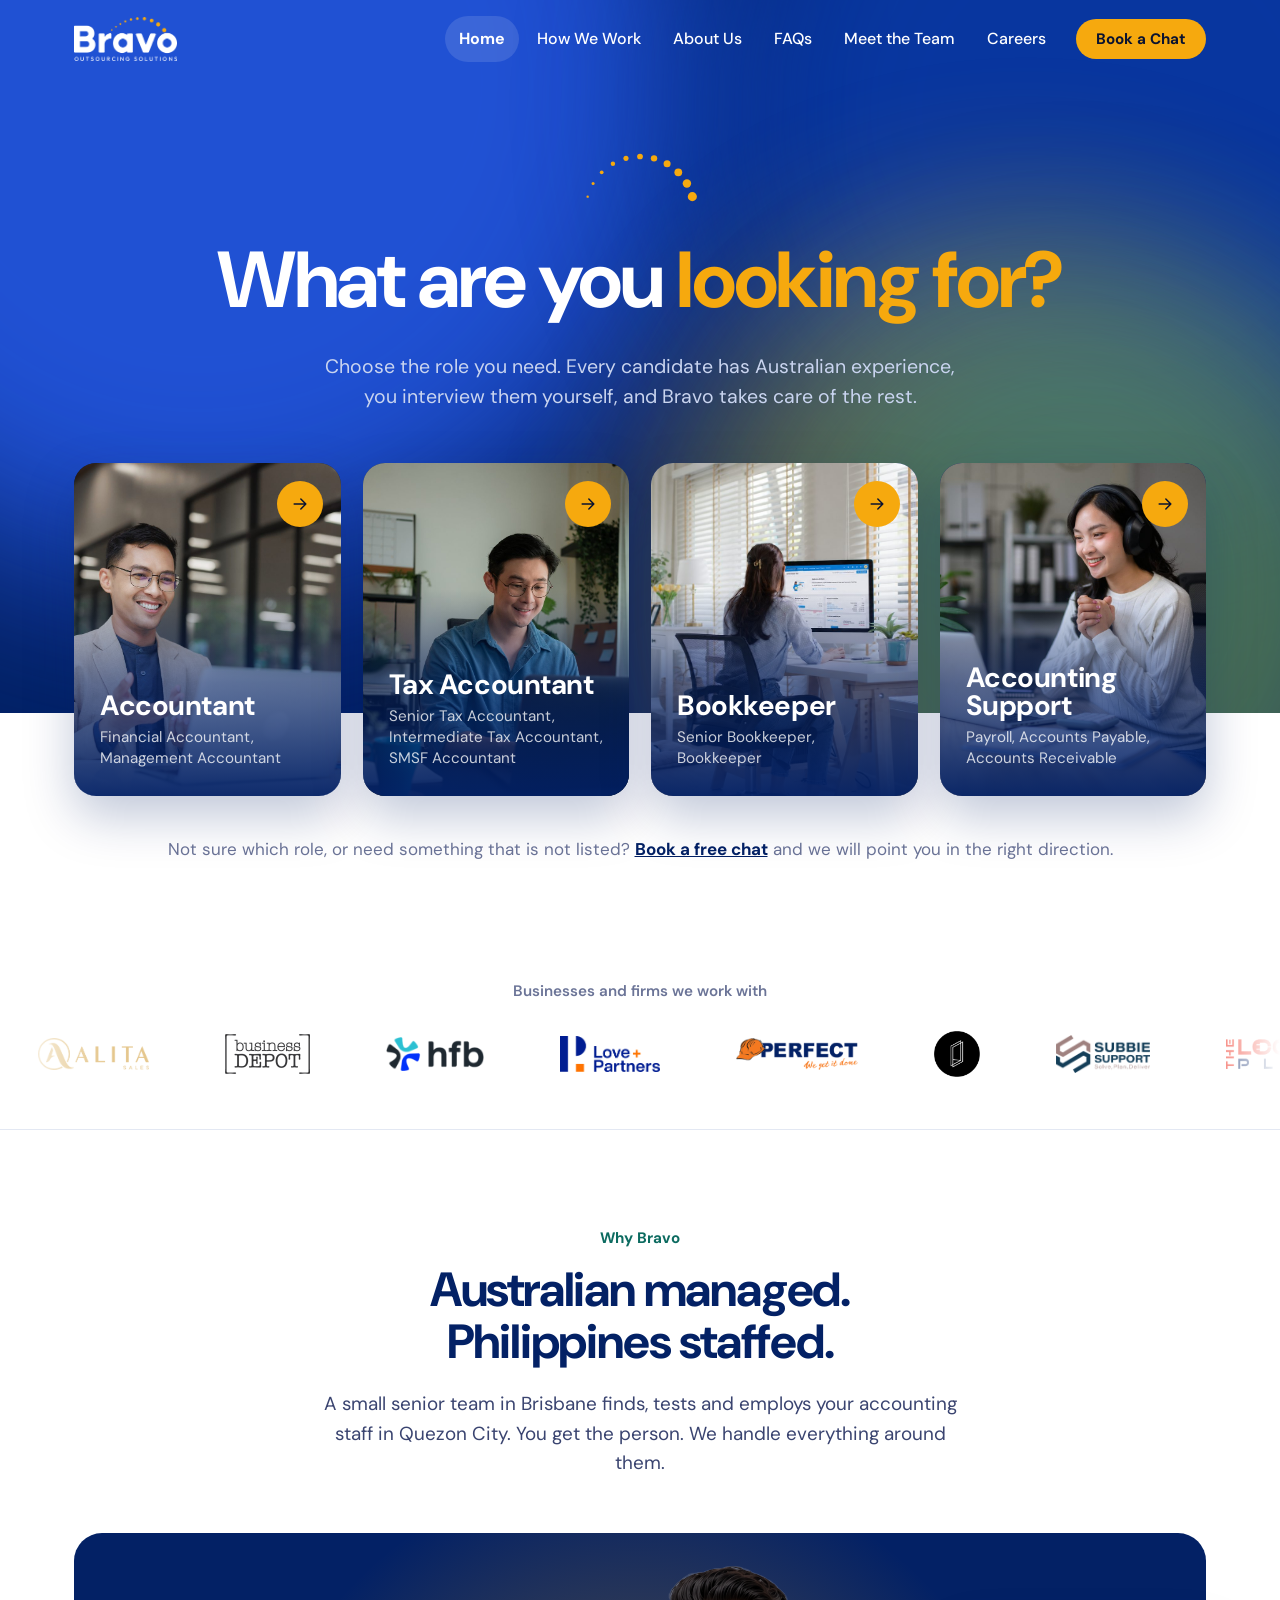
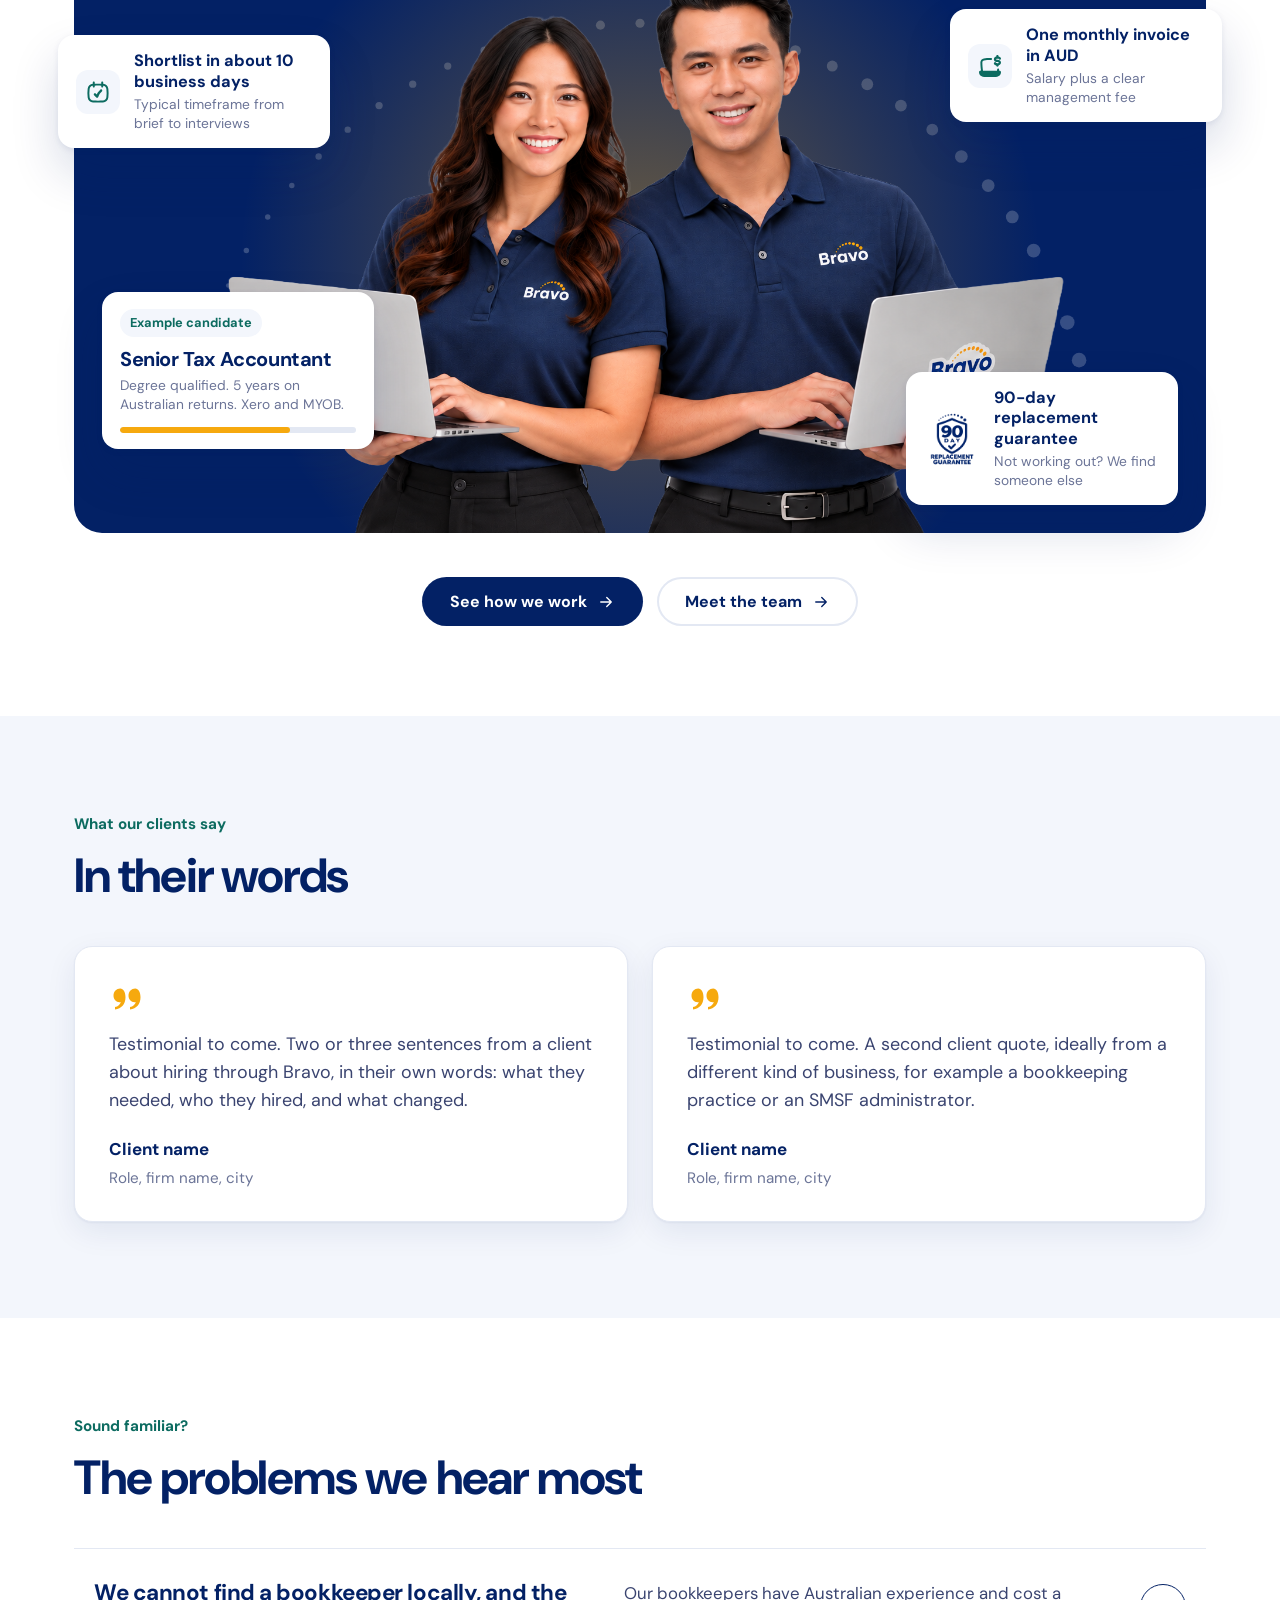
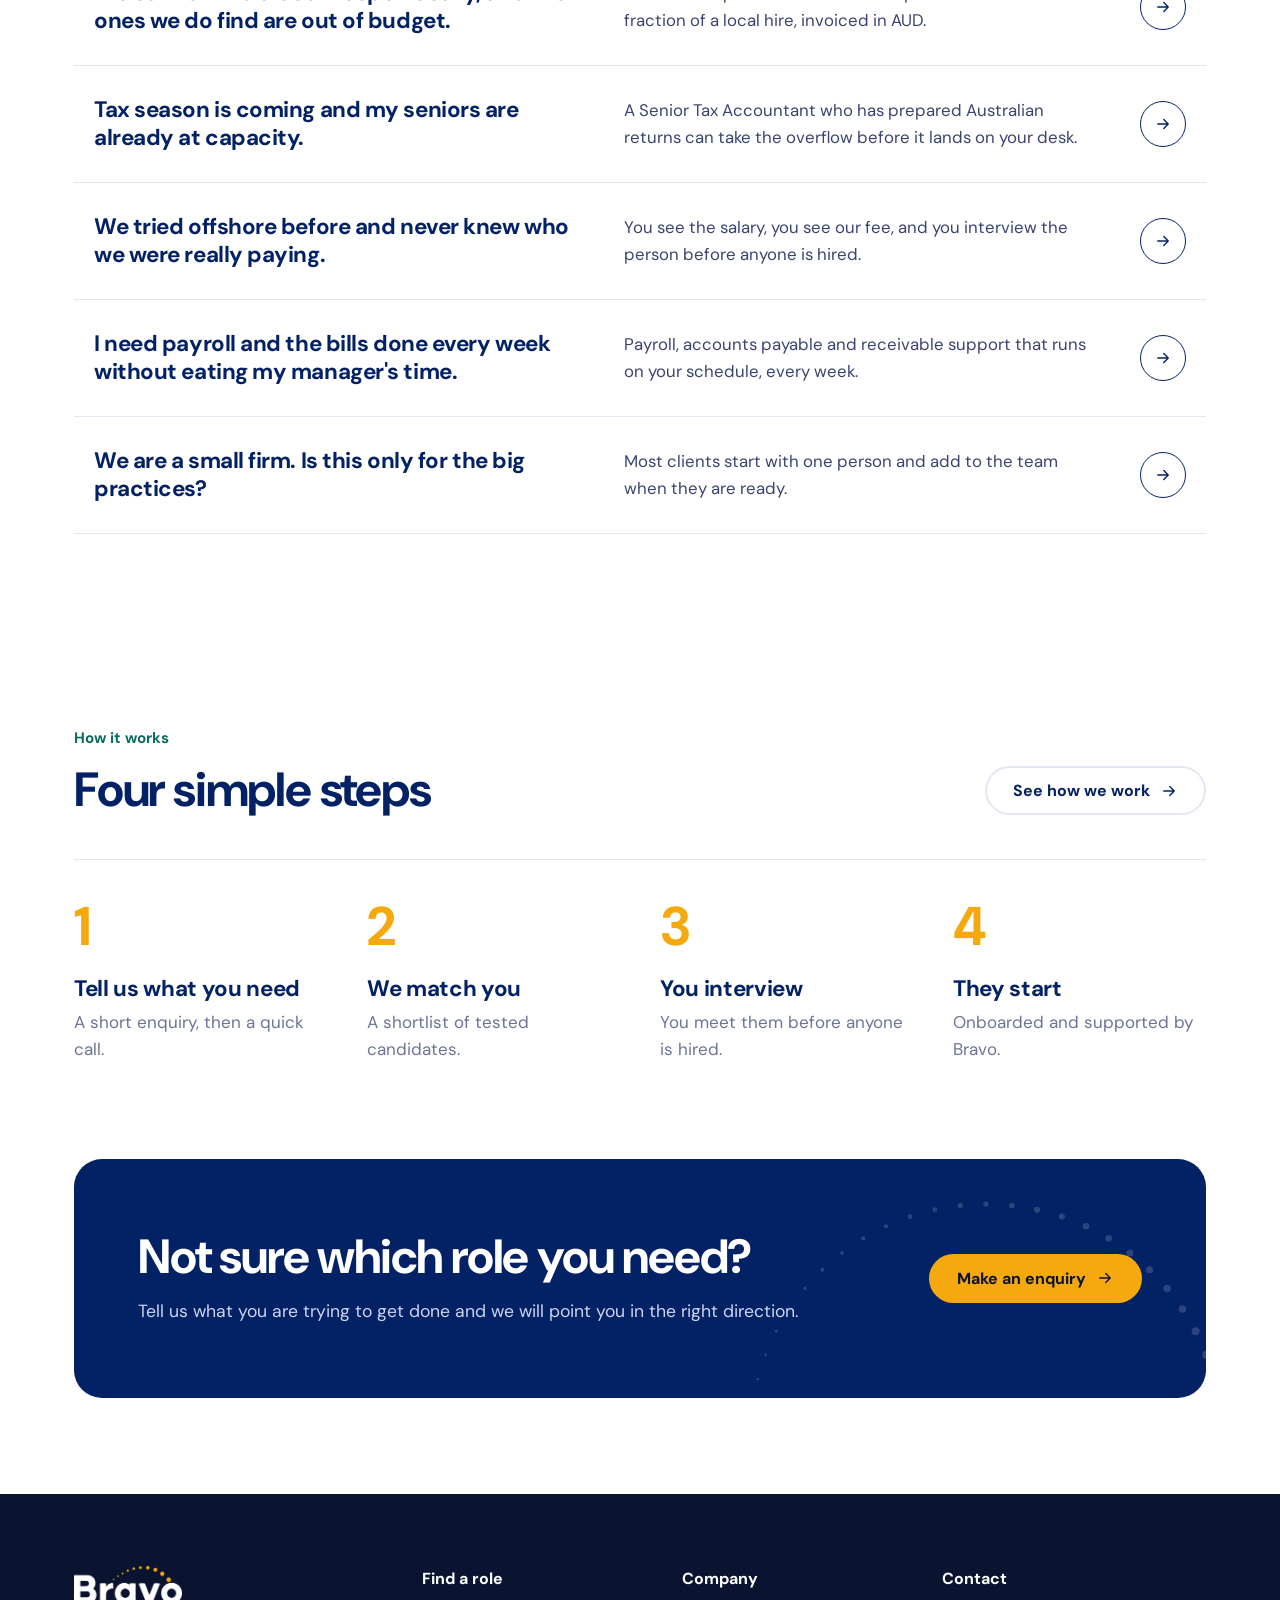
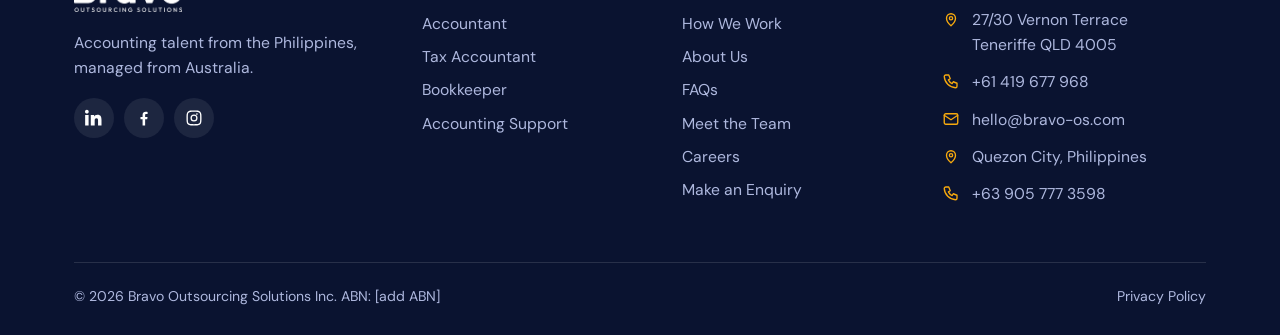
<file: index.html>
<!doctype html>
<html lang="en-AU"><head><meta charset="utf-8">
<meta name="viewport" content="width=device-width,initial-scale=1">
<title>Bravo Outsourcing | Accountants, Tax Accountants and Bookkeepers from the Philippines</title>
<meta name="description" content="Find offshore accountants, tax accountants, bookkeepers and accounting support. Philippines staffed, Australian managed.">
<link rel="preconnect" href="https://fonts.googleapis.com"><link rel="preconnect" href="https://fonts.gstatic.com" crossorigin>
<link href="https://fonts.googleapis.com/css2?family=DM+Sans:opsz,wght@9..40,400;9..40,500;9..40,700&display=swap" rel="stylesheet">
<link rel="stylesheet" href="assets/site.css">
</head><body class="home"><header class="site-header over" id="hdr"><div class="wrap header-in">
<a class="logo" href="index.html" aria-label="Bravo Outsourcing home"><img class="lg-dark" src="assets/logo.png" alt="Bravo Outsourcing" width="104" height="44"><img class="lg-light" src="assets/logo-white.png" alt="" width="104" height="44"></a>
<button class="burger" aria-label="Open menu" aria-expanded="false" onclick="var n=document.getElementById('nav');var o=n.classList.toggle('open');this.setAttribute('aria-expanded',o)"><svg class="" viewBox="0 0 24 24" fill="none" stroke="currentColor" stroke-width="1.8" stroke-linecap="round" stroke-linejoin="round" aria-hidden="true"><path d="M4 7h16M4 12h16M4 17h16"/></svg></button>
<nav class="nav" id="nav"><a class="nl on" href="index.html">Home</a><a class="nl" href="how-we-work.html">How We Work</a><a class="nl" href="about.html">About Us</a><a class="nl" href="faq.html">FAQs</a><a class="nl" href="team.html">Meet the Team</a><a class="nl" href="careers.html">Careers</a><a class="btn btn-yellow btn-sm" href="enquiry.html">Book a Chat</a></nav>
</div></header>
<section class="hero"><div class="mesh" id="mesh" aria-hidden="true"><span class="px p1"><i class="b1"></i></span><span class="px p2"><i class="b2"></i></span><span class="px p3"><i class="b3"></i></span><span class="px p4"><i class="b4"></i></span></div><div class="wrap center hero-in">
<svg class="arc" width="120" height="65" viewBox="0 0 220 120" fill="#F6A90E" opacity="1.0" aria-hidden="true"><circle cx="13.4" cy="86.1" r="2.2"/><circle cx="23.4" cy="62.0" r="2.8"/><circle cx="39.3" cy="41.3" r="3.4"/><circle cx="60.0" cy="25.4" r="4.1"/><circle cx="84.1" cy="15.4" r="4.7"/><circle cx="110.0" cy="12.0" r="5.3"/><circle cx="135.9" cy="15.4" r="5.9"/><circle cx="160.0" cy="25.4" r="6.5"/><circle cx="180.7" cy="41.3" r="7.2"/><circle cx="196.6" cy="62.0" r="7.8"/><circle cx="206.6" cy="86.1" r="8.4"/></svg>
<h1>What are you <span class="hl">looking for?</span></h1>
<p class="lede">Choose the role you need. Every candidate has Australian experience, you interview them yourself, and Bravo takes care of the rest.</p>
</div></section>
<section class="tiles-sec"><div class="wrap">
<div class="tiles"><a class="tile reveal d0" href="accountant.html"><img src="assets/hero-accountant.jpg" alt="" style="object-position:42% 50%">
<div class="tile-body"><h3>Accountant</h3><p>Financial Accountant, Management Accountant</p></div><span class="tile-go"><svg class="" viewBox="0 0 24 24" fill="none" stroke="currentColor" stroke-width="1.8" stroke-linecap="round" stroke-linejoin="round" aria-hidden="true"><path d="M5 12h14M13 6l6 6-6 6"/></svg></span></a><a class="tile reveal d1" href="tax-accountant.html"><img src="assets/hero-tax-accountant.jpg" alt="" style="object-position:50% 40%">
<div class="tile-body"><h3>Tax Accountant</h3><p>Senior Tax Accountant, Intermediate Tax Accountant, SMSF Accountant</p></div><span class="tile-go"><svg class="" viewBox="0 0 24 24" fill="none" stroke="currentColor" stroke-width="1.8" stroke-linecap="round" stroke-linejoin="round" aria-hidden="true"><path d="M5 12h14M13 6l6 6-6 6"/></svg></span></a><a class="tile reveal d2" href="bookkeeper.html"><img src="assets/hero-bookkeeper.jpg" alt="" style="object-position:60% 50%">
<div class="tile-body"><h3>Bookkeeper</h3><p>Senior Bookkeeper, Bookkeeper</p></div><span class="tile-go"><svg class="" viewBox="0 0 24 24" fill="none" stroke="currentColor" stroke-width="1.8" stroke-linecap="round" stroke-linejoin="round" aria-hidden="true"><path d="M5 12h14M13 6l6 6-6 6"/></svg></span></a><a class="tile reveal d3" href="accounting-support.html"><img src="assets/hero-virtual-assistant.jpg" alt="" style="object-position:66% 50%">
<div class="tile-body"><h3>Accounting Support</h3><p>Payroll, Accounts Payable, Accounts Receivable</p></div><span class="tile-go"><svg class="" viewBox="0 0 24 24" fill="none" stroke="currentColor" stroke-width="1.8" stroke-linecap="round" stroke-linejoin="round" aria-hidden="true"><path d="M5 12h14M13 6l6 6-6 6"/></svg></span></a></div>
<p class="pick-foot">Not sure which role, or need something that is not listed? <a href="enquiry.html">Book a free chat</a> and we will point you in the right direction.</p>
</div></section>

<section class="logos" aria-label="Clients"><div class="wrap"><p class="logos-label">Businesses and firms we work with</p></div>
<div class="logo-track-wrap"><div class="logo-track"><img src="assets/logos/alita.png" alt="Alita Sales" style="height:32px" loading="lazy"><img src="assets/logos/business-depot.png" alt="Business Depot" style="height:40px" loading="lazy"><img src="assets/logos/hfb.png" alt="HFB Group" style="height:34px" loading="lazy"><img src="assets/logos/love-partners.png" alt="Love + Partners" style="height:36px" loading="lazy"><img src="assets/logos/perfect.png" alt="Perfect Group" style="height:32px" loading="lazy"><img src="assets/logos/picture-hanging.png" alt="Professional Picture Hanging" style="height:46px" loading="lazy"><img src="assets/logos/subbie-support.png" alt="Subbie Support" style="height:38px" loading="lazy"><img src="assets/logos/local-plug.png" alt="The Local Plug" style="height:30px" loading="lazy"><img src="assets/logos/walkers.png" alt="Walkers Cleaning" style="height:40px" loading="lazy"><img src="assets/logos/your-finance-dept.png" alt="Your Finance Dept" style="height:28px" loading="lazy"><img src="assets/logos/alita.png" alt="Alita Sales" style="height:32px" loading="lazy"><img src="assets/logos/business-depot.png" alt="Business Depot" style="height:40px" loading="lazy"><img src="assets/logos/hfb.png" alt="HFB Group" style="height:34px" loading="lazy"><img src="assets/logos/love-partners.png" alt="Love + Partners" style="height:36px" loading="lazy"><img src="assets/logos/perfect.png" alt="Perfect Group" style="height:32px" loading="lazy"><img src="assets/logos/picture-hanging.png" alt="Professional Picture Hanging" style="height:46px" loading="lazy"><img src="assets/logos/subbie-support.png" alt="Subbie Support" style="height:38px" loading="lazy"><img src="assets/logos/local-plug.png" alt="The Local Plug" style="height:30px" loading="lazy"><img src="assets/logos/walkers.png" alt="Walkers Cleaning" style="height:40px" loading="lazy"><img src="assets/logos/your-finance-dept.png" alt="Your Finance Dept" style="height:28px" loading="lazy"></div></div></section>

<section class="proof"><div class="wrap">
<div class="center"><span class="kicker">Why Bravo</span><h2>Australian managed.<br>Philippines staffed.</h2>
<p class="lede">A small senior team in Brisbane finds, tests and employs your accounting staff in Quezon City. You get the person. We handle everything around them.</p></div>
<div class="stage reveal" id="stage">
<div class="panel"><svg class="bigarc" width="1080" height="589" viewBox="0 0 220 120" fill="#ffffff" opacity="0.2" aria-hidden="true"><circle cx="13.4" cy="86.1" r="0.5"/><circle cx="16.0" cy="77.8" r="0.5"/><circle cx="19.4" cy="69.7" r="0.5"/><circle cx="23.4" cy="62.0" r="0.6"/><circle cx="28.1" cy="54.6" r="0.6"/><circle cx="33.4" cy="47.7" r="0.6"/><circle cx="39.3" cy="41.3" r="0.7"/><circle cx="45.7" cy="35.4" r="0.7"/><circle cx="52.6" cy="30.1" r="0.8"/><circle cx="60.0" cy="25.4" r="0.8"/><circle cx="67.7" cy="21.4" r="0.8"/><circle cx="75.8" cy="18.0" r="0.9"/><circle cx="84.1" cy="15.4" r="0.9"/><circle cx="92.6" cy="13.5" r="0.9"/><circle cx="101.3" cy="12.4" r="1.0"/><circle cx="110.0" cy="12.0" r="1.0"/><circle cx="118.7" cy="12.4" r="1.1"/><circle cx="127.4" cy="13.5" r="1.1"/><circle cx="135.9" cy="15.4" r="1.1"/><circle cx="144.2" cy="18.0" r="1.2"/><circle cx="152.3" cy="21.4" r="1.2"/><circle cx="160.0" cy="25.4" r="1.3"/><circle cx="167.4" cy="30.1" r="1.3"/><circle cx="174.3" cy="35.4" r="1.3"/><circle cx="180.7" cy="41.3" r="1.4"/><circle cx="186.6" cy="47.7" r="1.4"/><circle cx="191.9" cy="54.6" r="1.4"/><circle cx="196.6" cy="62.0" r="1.5"/><circle cx="200.6" cy="69.7" r="1.5"/><circle cx="204.0" cy="77.8" r="1.6"/><circle cx="206.6" cy="86.1" r="1.6"/></svg><div class="glow"></div>
<img class="people" src="assets/hero-people.png" alt="Two Bravo team members holding laptops" width="1536" height="1024"></div>
<div class="float f1"><div class="fl" style="display:flex;gap:14px;align-items:center"><div class="ic"><img src="assets/icon-calendar.svg" alt=""></div><div><b>Shortlist in about 10 business days</b><small>Typical timeframe from brief to interviews</small></div></div></div>
<div class="float f2 rolemock"><div class="fl"><span class="tag">Example candidate</span><b>Senior Tax Accountant</b><small>Degree qualified. 5 years on Australian returns. Xero and MYOB.</small><div class="bar"></div></div></div>
<div class="float f3"><div class="fl" style="display:flex;gap:14px;align-items:center"><div class="ic"><img src="assets/icon-money.svg" alt=""></div><div><b>One monthly invoice in AUD</b><small>Salary plus a clear management fee</small></div></div></div>
<div class="float f4"><div class="fl" style="display:flex;gap:14px;align-items:center"><div class="ic"><img src="assets/guarantee-lockup.png" alt=""></div><div><b>90-day replacement guarantee</b><small>Not working out? We find someone else</small></div></div></div>
</div>
<div class="proof-btns"><a class="btn" href="how-we-work.html">See how we work <svg class="" viewBox="0 0 24 24" fill="none" stroke="currentColor" stroke-width="1.8" stroke-linecap="round" stroke-linejoin="round" aria-hidden="true"><path d="M5 12h14M13 6l6 6-6 6"/></svg></a><a class="btn btn-line" href="team.html">Meet the team <svg class="" viewBox="0 0 24 24" fill="none" stroke="currentColor" stroke-width="1.8" stroke-linecap="round" stroke-linejoin="round" aria-hidden="true"><path d="M5 12h14M13 6l6 6-6 6"/></svg></a></div>
</div></section>

<section class="tint"><div class="wrap">
<div class="sec-head"><div><span class="kicker">What our clients say</span><h2>In their words</h2></div></div>
<div class="quotes">
<figure class="quote reveal"><svg class="qmark" viewBox="0 0 24 24" aria-hidden="true"><path d="M7.5 5C5 5 3 7 3 9.8c0 2.4 1.7 4.3 4 4.3.3 0 .6 0 .9-.1-.5 1.8-1.9 3-3.9 3.4V19c4.3-.5 7-3.7 7-8.2C11 7.6 9.6 5 7.5 5zm10 0C15 5 13 7 13 9.8c0 2.4 1.7 4.3 4 4.3.3 0 .6 0 .9-.1-.5 1.8-1.9 3-3.9 3.4V19c4.3-.5 7-3.7 7-8.2 0-3.2-1.4-5.8-3.5-5.8z" fill="currentColor"/></svg><blockquote>Testimonial to come. Two or three sentences from a client about hiring through Bravo, in their own words: what they needed, who they hired, and what changed.</blockquote><figcaption><b>Client name</b><span>Role, firm name, city</span></figcaption></figure>
<figure class="quote reveal d1"><svg class="qmark" viewBox="0 0 24 24" aria-hidden="true"><path d="M7.5 5C5 5 3 7 3 9.8c0 2.4 1.7 4.3 4 4.3.3 0 .6 0 .9-.1-.5 1.8-1.9 3-3.9 3.4V19c4.3-.5 7-3.7 7-8.2C11 7.6 9.6 5 7.5 5zm10 0C15 5 13 7 13 9.8c0 2.4 1.7 4.3 4 4.3.3 0 .6 0 .9-.1-.5 1.8-1.9 3-3.9 3.4V19c4.3-.5 7-3.7 7-8.2 0-3.2-1.4-5.8-3.5-5.8z" fill="currentColor"/></svg><blockquote>Testimonial to come. A second client quote, ideally from a different kind of business, for example a bookkeeping practice or an SMSF administrator.</blockquote><figcaption><b>Client name</b><span>Role, firm name, city</span></figcaption></figure>
</div></div></section>

<section class="pains"><div class="wrap">
<div class="sec-head"><div><span class="kicker">Sound familiar?</span><h2>The problems we hear most</h2></div></div>
<div class="pain-list"><a class="pain reveal" href="bookkeeper.html"><p class="q">We cannot find a bookkeeper locally, and the ones we do find are out of budget.</p><p class="a">Our bookkeepers have Australian experience and cost a fraction of a local hire, invoiced in AUD.</p><span class="go"><svg class="" viewBox="0 0 24 24" fill="none" stroke="currentColor" stroke-width="1.8" stroke-linecap="round" stroke-linejoin="round" aria-hidden="true"><path d="M5 12h14M13 6l6 6-6 6"/></svg></span></a><a class="pain reveal" href="tax-accountant.html"><p class="q">Tax season is coming and my seniors are already at capacity.</p><p class="a">A Senior Tax Accountant who has prepared Australian returns can take the overflow before it lands on your desk.</p><span class="go"><svg class="" viewBox="0 0 24 24" fill="none" stroke="currentColor" stroke-width="1.8" stroke-linecap="round" stroke-linejoin="round" aria-hidden="true"><path d="M5 12h14M13 6l6 6-6 6"/></svg></span></a><a class="pain reveal" href="how-we-work.html"><p class="q">We tried offshore before and never knew who we were really paying.</p><p class="a">You see the salary, you see our fee, and you interview the person before anyone is hired.</p><span class="go"><svg class="" viewBox="0 0 24 24" fill="none" stroke="currentColor" stroke-width="1.8" stroke-linecap="round" stroke-linejoin="round" aria-hidden="true"><path d="M5 12h14M13 6l6 6-6 6"/></svg></span></a><a class="pain reveal" href="accounting-support.html"><p class="q">I need payroll and the bills done every week without eating my manager's time.</p><p class="a">Payroll, accounts payable and receivable support that runs on your schedule, every week.</p><span class="go"><svg class="" viewBox="0 0 24 24" fill="none" stroke="currentColor" stroke-width="1.8" stroke-linecap="round" stroke-linejoin="round" aria-hidden="true"><path d="M5 12h14M13 6l6 6-6 6"/></svg></span></a><a class="pain reveal" href="faq.html"><p class="q">We are a small firm. Is this only for the big practices?</p><p class="a">Most clients start with one person and add to the team when they are ready.</p><span class="go"><svg class="" viewBox="0 0 24 24" fill="none" stroke="currentColor" stroke-width="1.8" stroke-linecap="round" stroke-linejoin="round" aria-hidden="true"><path d="M5 12h14M13 6l6 6-6 6"/></svg></span></a></div>
</div></section>

<section><div class="wrap">
<div class="sec-head"><div><span class="kicker">How it works</span><h2>Four simple steps</h2></div><a class="btn btn-line" href="how-we-work.html">See how we work <svg class="" viewBox="0 0 24 24" fill="none" stroke="currentColor" stroke-width="1.8" stroke-linecap="round" stroke-linejoin="round" aria-hidden="true"><path d="M5 12h14M13 6l6 6-6 6"/></svg></a></div>
<div class="steps"><div class="step reveal d0"><div class="n">1</div><h3>Tell us what you need</h3><p>A short enquiry, then a quick call.</p></div><div class="step reveal d1"><div class="n">2</div><h3>We match you</h3><p>A shortlist of tested candidates.</p></div><div class="step reveal d2"><div class="n">3</div><h3>You interview</h3><p>You meet them before anyone is hired.</p></div><div class="step reveal d3"><div class="n">4</div><h3>They start</h3><p>Onboarded and supported by Bravo.</p></div></div>
</div></section>

<section class="cta-sec"><div class="wrap"><div class="cta"><svg class="cta-arc" width="640" height="349" viewBox="0 0 220 120" fill="#ffffff" opacity="0.16" aria-hidden="true"><circle cx="13.4" cy="86.1" r="0.5"/><circle cx="16.8" cy="75.8" r="0.6"/><circle cx="21.3" cy="65.8" r="0.6"/><circle cx="26.9" cy="56.4" r="0.7"/><circle cx="33.4" cy="47.7" r="0.7"/><circle cx="40.8" cy="39.8" r="0.8"/><circle cx="49.1" cy="32.7" r="0.8"/><circle cx="58.1" cy="26.5" r="0.9"/><circle cx="67.7" cy="21.4" r="0.9"/><circle cx="77.9" cy="17.3" r="1.0"/><circle cx="88.4" cy="14.4" r="1.0"/><circle cx="99.1" cy="12.6" r="1.1"/><circle cx="110.0" cy="12.0" r="1.1"/><circle cx="120.9" cy="12.6" r="1.2"/><circle cx="131.6" cy="14.4" r="1.3"/><circle cx="142.1" cy="17.3" r="1.3"/><circle cx="152.3" cy="21.4" r="1.4"/><circle cx="161.9" cy="26.5" r="1.4"/><circle cx="170.9" cy="32.7" r="1.5"/><circle cx="179.2" cy="39.8" r="1.5"/><circle cx="186.6" cy="47.7" r="1.6"/><circle cx="193.1" cy="56.4" r="1.6"/><circle cx="198.7" cy="65.8" r="1.7"/><circle cx="203.2" cy="75.8" r="1.7"/><circle cx="206.6" cy="86.1" r="1.8"/></svg><div class="cta-in"><div><h2>Not sure which role you need?</h2><p>Tell us what you are trying to get done and we will point you in the right direction.</p></div>
<div class="cta-btns"><a class="btn btn-yellow" href="enquiry.html">Make an enquiry <svg class="" viewBox="0 0 24 24" fill="none" stroke="currentColor" stroke-width="1.8" stroke-linecap="round" stroke-linejoin="round" aria-hidden="true"><path d="M5 12h14M13 6l6 6-6 6"/></svg></a></div></div></div></div></section>
<script>
(function(){if(matchMedia('(prefers-reduced-motion: reduce)').matches)return;
var hero=document.querySelector('.hero'),mesh=document.getElementById('mesh'),st=document.getElementById('stage');
if(hero&&mesh){hero.addEventListener('mousemove',function(e){var r=hero.getBoundingClientRect();mesh.style.setProperty('--mx',((e.clientX-r.left)/r.width*2-1).toFixed(3));mesh.style.setProperty('--my',((e.clientY-r.top)/r.height*2-1).toFixed(3))});
hero.addEventListener('mouseleave',function(){mesh.style.setProperty('--mx',0);mesh.style.setProperty('--my',0)})}
if(st){st.addEventListener('mousemove',function(e){var r=st.getBoundingClientRect();st.style.setProperty('--sx',((e.clientX-r.left)/r.width*2-1).toFixed(3));st.style.setProperty('--sy2',((e.clientY-r.top)/r.height*2-1).toFixed(3))});
st.addEventListener('mouseleave',function(){st.style.setProperty('--sx',0);st.style.setProperty('--sy2',0)})}
var tick=false;function run(){if(tick)return;tick=true;requestAnimationFrame(function(){
if(mesh)mesh.style.setProperty('--sy',(window.scrollY*0.35).toFixed(1));
if(st){var r=st.getBoundingClientRect(),vh=window.innerHeight,p=((r.top+r.height/2)-vh/2)/vh;p=Math.max(-1,Math.min(1,p));st.style.setProperty('--p',p.toFixed(3))}
tick=false})}
window.addEventListener('scroll',run,{passive:true});window.addEventListener('resize',run);run();})();
</script>
<footer class="site-footer"><div class="wrap">
<div class="f-grid">
<div><img src="assets/logo-white.png" alt="Bravo Outsourcing" width="108" height="46"><p>Accounting talent from the Philippines, managed from Australia.</p><div class="social"><a href="#" aria-label="Bravo on LinkedIn" title="LinkedIn"><svg viewBox="0 0 24 24" fill="currentColor" aria-hidden="true"><path d="M4.98 3.5C4.98 4.88 3.87 6 2.5 6S0 4.88 0 3.5 1.12 1 2.5 1s2.48 1.12 2.48 2.5zM.2 8h4.6v14H.2V8zm7.5 0h4.4v1.9h.1c.6-1.1 2.1-2.3 4.3-2.3 4.6 0 5.5 3 5.5 7V22h-4.6v-6.2c0-1.5 0-3.4-2.1-3.4s-2.4 1.6-2.4 3.3V22H7.7V8z"/></svg></a><a href="#" aria-label="Bravo on Facebook" title="Facebook"><svg viewBox="0 0 24 24" fill="currentColor" aria-hidden="true"><path d="M13.5 22v-8.2h2.8l.4-3.3h-3.2V8.4c0-.9.3-1.6 1.6-1.6h1.7V3.9c-.3 0-1.3-.1-2.5-.1-2.5 0-4.2 1.5-4.2 4.3v2.4H7.3v3.3h2.8V22h3.4z"/></svg></a><a href="#" aria-label="Bravo on Instagram" title="Instagram"><svg viewBox="0 0 24 24" fill="currentColor" aria-hidden="true"><path d="M12 7.3a4.7 4.7 0 100 9.4 4.7 4.7 0 000-9.4zm0 7.7a3 3 0 110-6 3 3 0 010 6zm5-8.2a1.1 1.1 0 11-2.2 0 1.1 1.1 0 012.2 0zM12 2c-2.7 0-3 0-4.1.1-1.1 0-1.8.2-2.4.5-.7.2-1.2.6-1.8 1.1-.5.6-.9 1.1-1.1 1.8-.3.6-.5 1.3-.5 2.4C2 9 2 9.3 2 12s0 3 .1 4.1c0 1.1.2 1.8.5 2.4.2.7.6 1.2 1.1 1.8.6.5 1.1.9 1.8 1.1.6.3 1.3.5 2.4.5C9 22 9.3 22 12 22s3 0 4.1-.1c1.1 0 1.8-.2 2.4-.5.7-.2 1.2-.6 1.8-1.1.5-.6.9-1.1 1.1-1.8.3-.6.5-1.3.5-2.4.1-1.1.1-1.4.1-4.1s0-3-.1-4.1c0-1.1-.2-1.8-.5-2.4-.2-.7-.6-1.2-1.1-1.8-.6-.5-1.1-.9-1.8-1.1-.6-.3-1.3-.5-2.4-.5C15 2 14.7 2 12 2zm0 1.8c2.7 0 3 0 4 .1 1 0 1.5.2 1.9.3.5.2.8.4 1.1.8.4.3.6.6.8 1.1.1.4.3.9.3 1.9.1 1 .1 1.3.1 4s0 3-.1 4c0 1-.2 1.5-.3 1.9-.2.5-.4.8-.8 1.1-.3.4-.6.6-1.1.8-.4.1-.9.3-1.9.3-1 .1-1.3.1-4 .1s-3 0-4-.1c-1 0-1.5-.2-1.9-.3-.5-.2-.8-.4-1.1-.8-.4-.3-.6-.6-.8-1.1-.1-.4-.3-.9-.3-1.9-.1-1-.1-1.3-.1-4s0-3 .1-4c0-1 .2-1.5.3-1.9.2-.5.4-.8.8-1.1.3-.4.6-.6 1.1-.8.4-.1.9-.3 1.9-.3 1-.1 1.3-.1 4-.1z"/></svg></a></div></div>
<div><h4>Find a role</h4><a href="accountant.html">Accountant</a><a href="tax-accountant.html">Tax Accountant</a><a href="bookkeeper.html">Bookkeeper</a><a href="accounting-support.html">Accounting Support</a></div>
<div><h4>Company</h4><a href="how-we-work.html">How We Work</a><a href="about.html">About Us</a><a href="faq.html">FAQs</a><a href="team.html">Meet the Team</a><a href="careers.html">Careers</a><a href="enquiry.html">Make an Enquiry</a></div>
<div class="f-contact"><h4>Contact</h4><p><svg viewBox="0 0 24 24" fill="none" stroke="currentColor" stroke-width="1.8" stroke-linecap="round" stroke-linejoin="round" aria-hidden="true"><path d="M12 21s-6-5.2-6-10a6 6 0 0112 0c0 4.8-6 10-6 10z"/><circle cx="12" cy="11" r="2.2"/></svg><span>27/30 Vernon Terrace<br>Teneriffe QLD 4005</span></p><p><svg viewBox="0 0 24 24" fill="none" stroke="currentColor" stroke-width="1.8" stroke-linecap="round" stroke-linejoin="round" aria-hidden="true"><path d="M5 4h4l2 5-2.5 1.5a11 11 0 005 5L15 13l5 2v4a2 2 0 01-2 2A16 16 0 013 6a2 2 0 012-2z"/></svg><a href="tel:+61419677968">+61 419 677 968</a></p><p><svg viewBox="0 0 24 24" fill="none" stroke="currentColor" stroke-width="1.8" stroke-linecap="round" stroke-linejoin="round" aria-hidden="true"><rect x="3" y="5" width="18" height="14" rx="2"/><path d="M3 7l9 6 9-6"/></svg><a href="mailto:hello@bravo-os.com">hello@bravo-os.com</a></p><p><svg viewBox="0 0 24 24" fill="none" stroke="currentColor" stroke-width="1.8" stroke-linecap="round" stroke-linejoin="round" aria-hidden="true"><path d="M12 21s-6-5.2-6-10a6 6 0 0112 0c0 4.8-6 10-6 10z"/><circle cx="12" cy="11" r="2.2"/></svg><span>Quezon City, Philippines</span></p><p><svg viewBox="0 0 24 24" fill="none" stroke="currentColor" stroke-width="1.8" stroke-linecap="round" stroke-linejoin="round" aria-hidden="true"><path d="M5 4h4l2 5-2.5 1.5a11 11 0 005 5L15 13l5 2v4a2 2 0 01-2 2A16 16 0 013 6a2 2 0 012-2z"/></svg><a href="tel:+639057773598">+63 905 777 3598</a></p></div>
</div>
<div class="legal"><span>&copy; 2026 Bravo Outsourcing Solutions Inc. ABN: [add ABN]</span><a href="#">Privacy Policy</a></div>
</div></footer>
<script>
(function(){var els=document.querySelectorAll('.reveal');
if(!('IntersectionObserver' in window)){els.forEach(function(e){e.classList.add('in')});return}
var io=new IntersectionObserver(function(es){es.forEach(function(e){if(e.isIntersecting){e.target.classList.add('in');io.unobserve(e.target)}})},{threshold:.12});
els.forEach(function(e){io.observe(e)});
var st=document.querySelectorAll('.statement');var io2=new IntersectionObserver(function(es){es.forEach(function(e){if(e.isIntersecting){var ws=e.target.querySelectorAll('.w');ws.forEach(function(w,i){w.style.transitionDelay=(i*70)+'ms'});e.target.classList.add('in');io2.unobserve(e.target)}})},{threshold:.3});
st.forEach(function(e){io2.observe(e)});
var h=document.getElementById('hdr');if(h&&h.classList.contains('over')){var f=function(){h.classList.toggle('solid',window.scrollY>40)};f();window.addEventListener('scroll',f,{passive:true})}})();
</script></body></html>
</file>
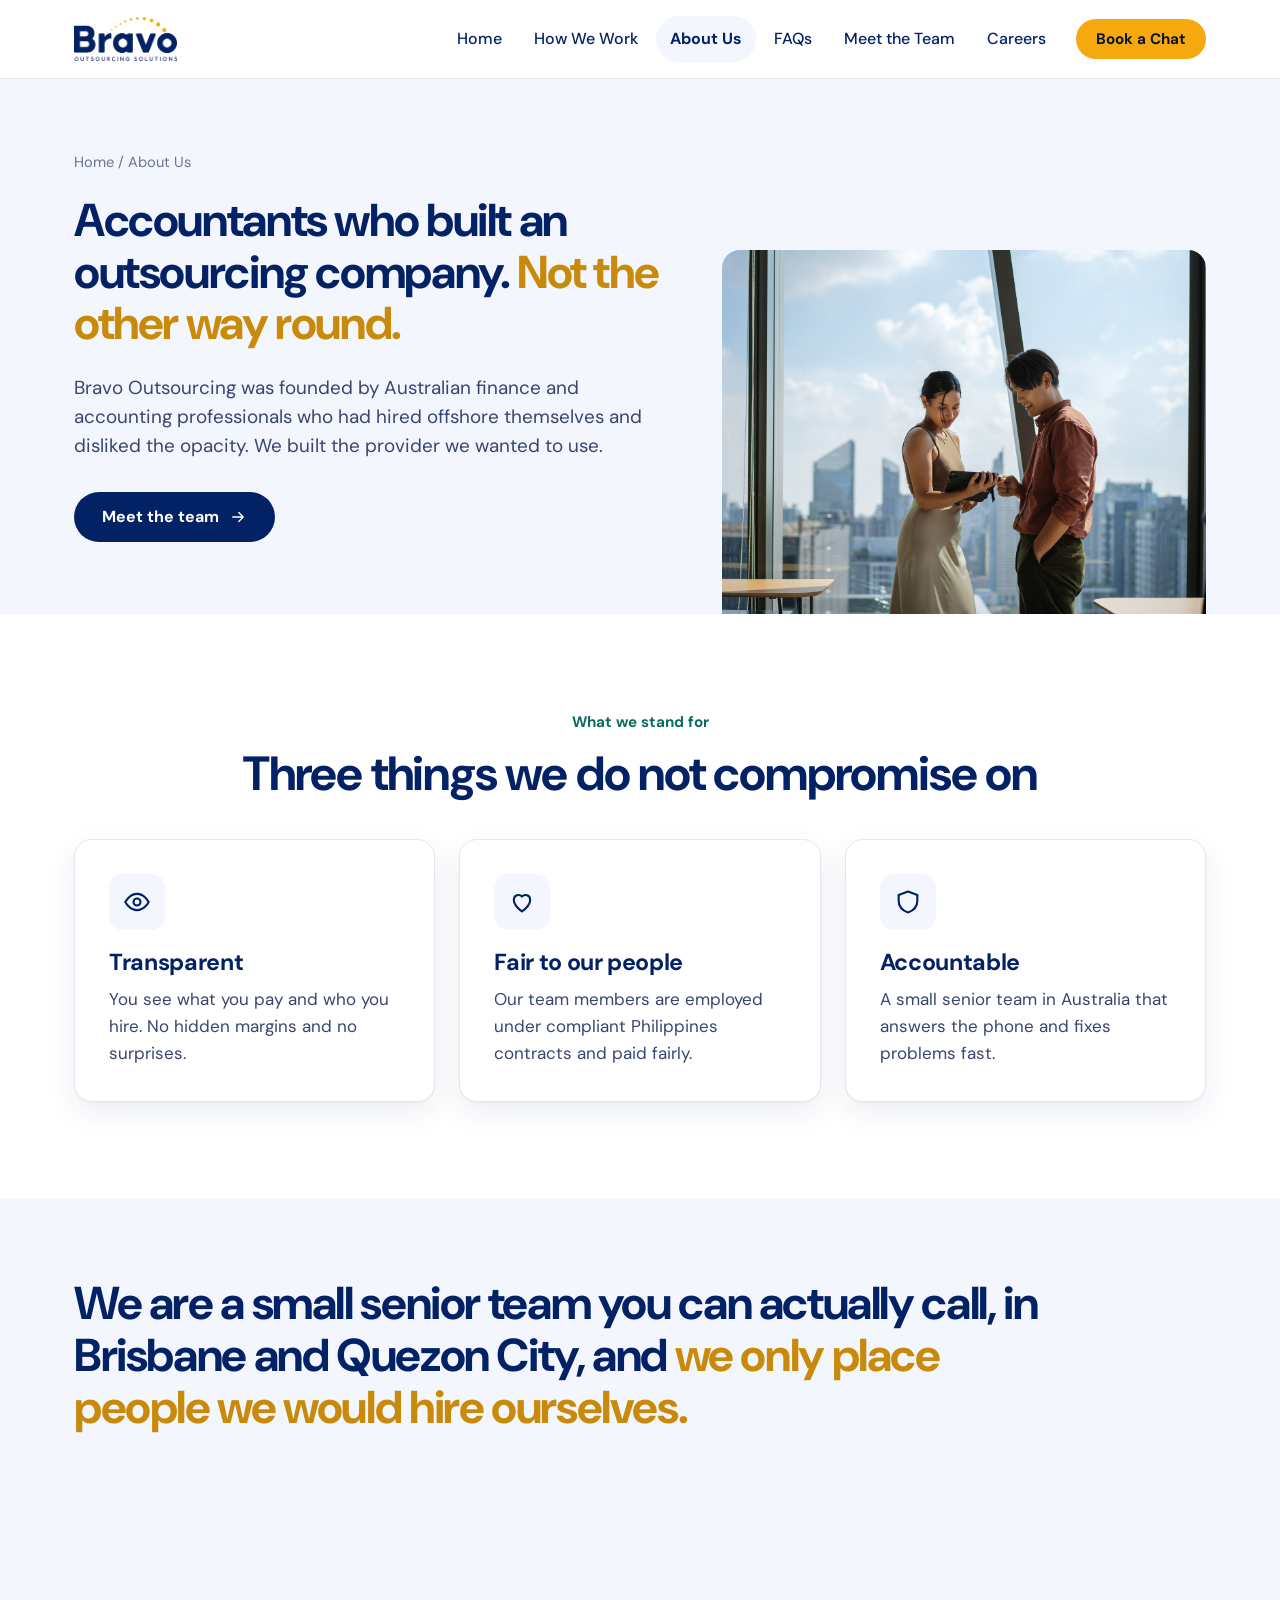
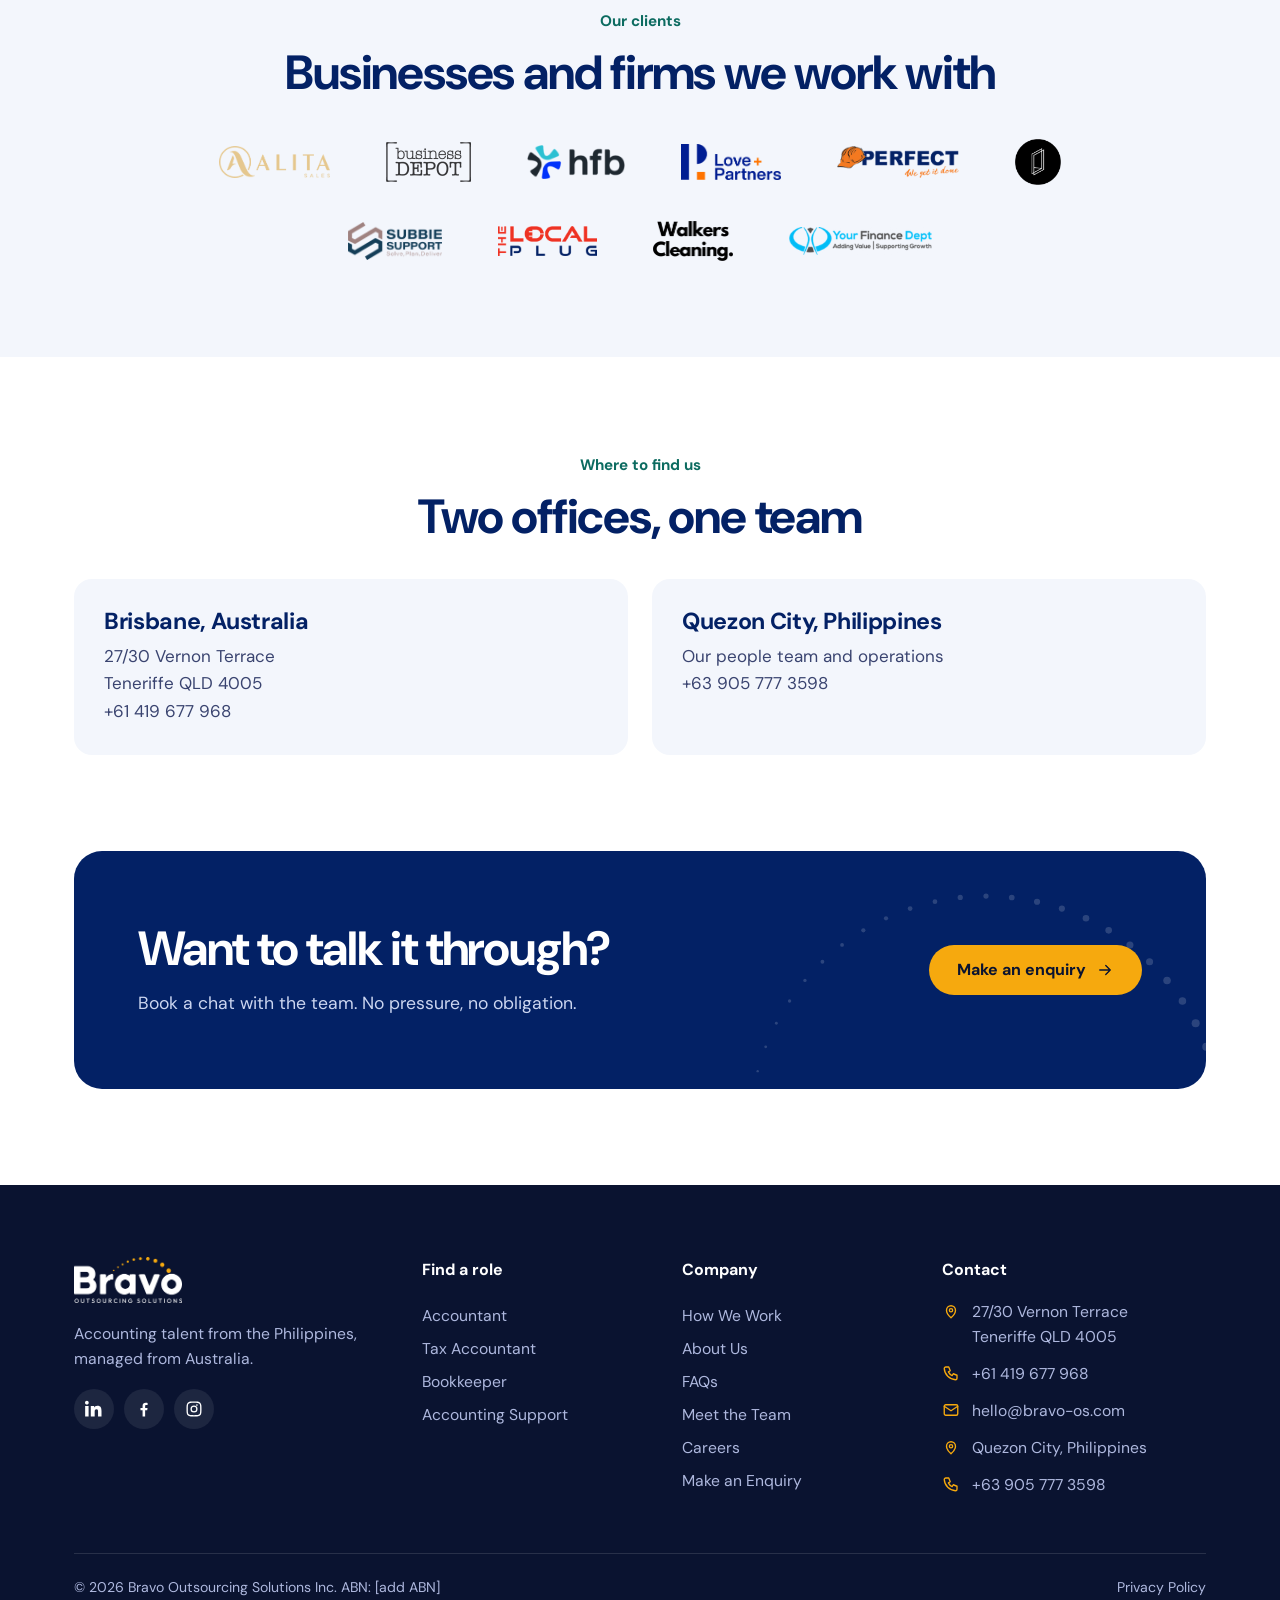
<file: about.html>
<!doctype html>
<html lang="en-AU"><head><meta charset="utf-8">
<meta name="viewport" content="width=device-width,initial-scale=1">
<title>About Us | Bravo Outsourcing</title>
<meta name="description" content="Bravo Outsourcing was founded by Australian accounting professionals. Meet the story behind the team.">
<link rel="preconnect" href="https://fonts.googleapis.com"><link rel="preconnect" href="https://fonts.gstatic.com" crossorigin>
<link href="https://fonts.googleapis.com/css2?family=DM+Sans:opsz,wght@9..40,400;9..40,500;9..40,700&display=swap" rel="stylesheet">
<link rel="stylesheet" href="assets/site.css">
</head><body class=""><header class="site-header" id="hdr"><div class="wrap header-in">
<a class="logo" href="index.html" aria-label="Bravo Outsourcing home"><img class="lg-dark" src="assets/logo.png" alt="Bravo Outsourcing" width="104" height="44"><img class="lg-light" src="assets/logo-white.png" alt="" width="104" height="44"></a>
<button class="burger" aria-label="Open menu" aria-expanded="false" onclick="var n=document.getElementById('nav');var o=n.classList.toggle('open');this.setAttribute('aria-expanded',o)"><svg class="" viewBox="0 0 24 24" fill="none" stroke="currentColor" stroke-width="1.8" stroke-linecap="round" stroke-linejoin="round" aria-hidden="true"><path d="M4 7h16M4 12h16M4 17h16"/></svg></button>
<nav class="nav" id="nav"><a class="nl" href="index.html">Home</a><a class="nl" href="how-we-work.html">How We Work</a><a class="nl on" href="about.html">About Us</a><a class="nl" href="faq.html">FAQs</a><a class="nl" href="team.html">Meet the Team</a><a class="nl" href="careers.html">Careers</a><a class="btn btn-yellow btn-sm" href="enquiry.html">Book a Chat</a></nav>
</div></header>
<section class="phero"><div class="wrap phero-grid">
<div class="phero-copy"><p class="crumbs"><a href="index.html">Home</a> / About Us</p><h1 class="statement"><span class="w">Accountants</span> <span class="w">who</span> <span class="w">built</span> <span class="w">an</span> <span class="w">outsourcing</span> <span class="w">company.</span> <span class="w hl">Not</span> <span class="w hl">the</span> <span class="w hl">other</span> <span class="w hl">way</span> <span class="w hl">round.</span></h1>
<p class="lede" style="margin-top:1.2em">Bravo Outsourcing was founded by Australian finance and accounting professionals who had hired offshore themselves and disliked the opacity. We built the provider we wanted to use.</p>
<a class="btn" href="team.html">Meet the team <svg class="" viewBox="0 0 24 24" fill="none" stroke="currentColor" stroke-width="1.8" stroke-linecap="round" stroke-linejoin="round" aria-hidden="true"><path d="M5 12h14M13 6l6 6-6 6"/></svg></a></div>
<div class="phero-img"><img src="assets/hero-why.jpg" alt=""></div></div></section>
<section><div class="wrap"><div class="center" style="margin-bottom:40px"><span class="kicker">What we stand for</span><h2>Three things we do not compromise on</h2></div>
<div class="values"><div class="val reveal d0"><div class="ic"><svg class="" viewBox="0 0 24 24" fill="none" stroke="currentColor" stroke-width="1.8" stroke-linecap="round" stroke-linejoin="round" aria-hidden="true"><path d="M2 12s3.5-7 10-7 10 7 10 7-3.5 7-10 7S2 12 2 12z"/><circle cx="12" cy="12" r="3"/></svg></div><h3>Transparent</h3><p>You see what you pay and who you hire. No hidden margins and no surprises.</p></div><div class="val reveal d1"><div class="ic"><svg class="" viewBox="0 0 24 24" fill="none" stroke="currentColor" stroke-width="1.8" stroke-linecap="round" stroke-linejoin="round" aria-hidden="true"><path d="M12 20s-7-4.4-7-10a4 4 0 017-2.6A4 4 0 0119 10c0 5.600-7 10-7 10z"/></svg></div><h3>Fair to our people</h3><p>Our team members are employed under compliant Philippines contracts and paid fairly.</p></div><div class="val reveal d2"><div class="ic"><svg class="" viewBox="0 0 24 24" fill="none" stroke="currentColor" stroke-width="1.8" stroke-linecap="round" stroke-linejoin="round" aria-hidden="true"><path d="M12 3l8 3v5c0 5-3.5 8.5-8 10-4.5-1.5-8-5-8-10V6z"/></svg></div><h3>Accountable</h3><p>A small senior team in Australia that answers the phone and fixes problems fast.</p></div></div></div></section>
<section class="tint" style="padding:80px 0"><div class="wrap"><p class="statement reveal"><span class="w">We</span> <span class="w">are</span> <span class="w">a</span> <span class="w">small</span> <span class="w">senior</span> <span class="w">team</span> <span class="w">you</span> <span class="w">can</span> <span class="w">actually</span> <span class="w">call,</span> <span class="w">in</span> <span class="w">Brisbane</span> <span class="w">and</span> <span class="w">Quezon</span> <span class="w">City,</span> <span class="w">and</span> <span class="w hl">we</span> <span class="w hl">only</span> <span class="w hl">place</span> <span class="w hl">people</span> <span class="w hl">we</span> <span class="w hl">would</span> <span class="w hl">hire</span> <span class="w hl">ourselves.</span></p></div></section>
<section class="tint"><div class="wrap center"><span class="kicker">Our clients</span><h2>Businesses and firms we work with</h2>
<div class="logo-grid reveal"><img src="assets/logos/alita.png" alt="Alita Sales" style="height:32px" loading="lazy"><img src="assets/logos/business-depot.png" alt="Business Depot" style="height:40px" loading="lazy"><img src="assets/logos/hfb.png" alt="HFB Group" style="height:34px" loading="lazy"><img src="assets/logos/love-partners.png" alt="Love + Partners" style="height:36px" loading="lazy"><img src="assets/logos/perfect.png" alt="Perfect Group" style="height:32px" loading="lazy"><img src="assets/logos/picture-hanging.png" alt="Professional Picture Hanging" style="height:46px" loading="lazy"><img src="assets/logos/subbie-support.png" alt="Subbie Support" style="height:38px" loading="lazy"><img src="assets/logos/local-plug.png" alt="The Local Plug" style="height:30px" loading="lazy"><img src="assets/logos/walkers.png" alt="Walkers Cleaning" style="height:40px" loading="lazy"><img src="assets/logos/your-finance-dept.png" alt="Your Finance Dept" style="height:28px" loading="lazy"></div></div></section>
<section><div class="wrap"><div class="center" style="margin-bottom:36px"><span class="kicker">Where to find us</span><h2>Two offices, one team</h2></div>
<div class="offices"><div class="office"><h3>Brisbane, Australia</h3><p>27/30 Vernon Terrace<br>Teneriffe QLD 4005<br>+61 419 677 968</p></div>
<div class="office"><h3>Quezon City, Philippines</h3><p>Our people team and operations<br>+63 905 777 3598</p></div></div></div></section>
<section class="cta-sec"><div class="wrap"><div class="cta"><svg class="cta-arc" width="640" height="349" viewBox="0 0 220 120" fill="#ffffff" opacity="0.16" aria-hidden="true"><circle cx="13.4" cy="86.1" r="0.5"/><circle cx="16.8" cy="75.8" r="0.6"/><circle cx="21.3" cy="65.8" r="0.6"/><circle cx="26.9" cy="56.4" r="0.7"/><circle cx="33.4" cy="47.7" r="0.7"/><circle cx="40.8" cy="39.8" r="0.8"/><circle cx="49.1" cy="32.7" r="0.8"/><circle cx="58.1" cy="26.5" r="0.9"/><circle cx="67.7" cy="21.4" r="0.9"/><circle cx="77.9" cy="17.3" r="1.0"/><circle cx="88.4" cy="14.4" r="1.0"/><circle cx="99.1" cy="12.6" r="1.1"/><circle cx="110.0" cy="12.0" r="1.1"/><circle cx="120.9" cy="12.6" r="1.2"/><circle cx="131.6" cy="14.4" r="1.3"/><circle cx="142.1" cy="17.3" r="1.3"/><circle cx="152.3" cy="21.4" r="1.4"/><circle cx="161.9" cy="26.5" r="1.4"/><circle cx="170.9" cy="32.7" r="1.5"/><circle cx="179.2" cy="39.8" r="1.5"/><circle cx="186.6" cy="47.7" r="1.6"/><circle cx="193.1" cy="56.4" r="1.6"/><circle cx="198.7" cy="65.8" r="1.7"/><circle cx="203.2" cy="75.8" r="1.7"/><circle cx="206.6" cy="86.1" r="1.8"/></svg><div class="cta-in"><div><h2>Want to talk it through?</h2><p>Book a chat with the team. No pressure, no obligation.</p></div>
<div class="cta-btns"><a class="btn btn-yellow" href="enquiry.html">Make an enquiry <svg class="" viewBox="0 0 24 24" fill="none" stroke="currentColor" stroke-width="1.8" stroke-linecap="round" stroke-linejoin="round" aria-hidden="true"><path d="M5 12h14M13 6l6 6-6 6"/></svg></a></div></div></div></div></section><footer class="site-footer"><div class="wrap">
<div class="f-grid">
<div><img src="assets/logo-white.png" alt="Bravo Outsourcing" width="108" height="46"><p>Accounting talent from the Philippines, managed from Australia.</p><div class="social"><a href="#" aria-label="Bravo on LinkedIn" title="LinkedIn"><svg viewBox="0 0 24 24" fill="currentColor" aria-hidden="true"><path d="M4.98 3.5C4.98 4.88 3.87 6 2.5 6S0 4.88 0 3.5 1.12 1 2.5 1s2.48 1.12 2.48 2.5zM.2 8h4.6v14H.2V8zm7.5 0h4.4v1.9h.1c.6-1.1 2.1-2.3 4.3-2.3 4.6 0 5.5 3 5.5 7V22h-4.6v-6.2c0-1.5 0-3.4-2.1-3.4s-2.4 1.6-2.4 3.3V22H7.7V8z"/></svg></a><a href="#" aria-label="Bravo on Facebook" title="Facebook"><svg viewBox="0 0 24 24" fill="currentColor" aria-hidden="true"><path d="M13.5 22v-8.2h2.8l.4-3.3h-3.2V8.4c0-.9.3-1.6 1.6-1.6h1.7V3.9c-.3 0-1.3-.1-2.5-.1-2.5 0-4.2 1.5-4.2 4.3v2.4H7.3v3.3h2.8V22h3.4z"/></svg></a><a href="#" aria-label="Bravo on Instagram" title="Instagram"><svg viewBox="0 0 24 24" fill="currentColor" aria-hidden="true"><path d="M12 7.3a4.7 4.7 0 100 9.4 4.7 4.7 0 000-9.4zm0 7.7a3 3 0 110-6 3 3 0 010 6zm5-8.2a1.1 1.1 0 11-2.2 0 1.1 1.1 0 012.2 0zM12 2c-2.7 0-3 0-4.1.1-1.1 0-1.8.2-2.4.5-.7.2-1.2.6-1.8 1.1-.5.6-.9 1.1-1.1 1.8-.3.6-.5 1.3-.5 2.4C2 9 2 9.3 2 12s0 3 .1 4.1c0 1.1.2 1.8.5 2.4.2.7.6 1.2 1.1 1.8.6.5 1.1.9 1.8 1.1.6.3 1.3.5 2.4.5C9 22 9.3 22 12 22s3 0 4.1-.1c1.1 0 1.8-.2 2.4-.5.7-.2 1.2-.6 1.8-1.1.5-.6.9-1.1 1.1-1.8.3-.6.5-1.3.5-2.4.1-1.1.1-1.4.1-4.1s0-3-.1-4.1c0-1.1-.2-1.8-.5-2.4-.2-.7-.6-1.2-1.1-1.8-.6-.5-1.1-.9-1.8-1.1-.6-.3-1.3-.5-2.4-.5C15 2 14.7 2 12 2zm0 1.8c2.7 0 3 0 4 .1 1 0 1.5.2 1.9.3.5.2.8.4 1.1.8.4.3.6.6.8 1.1.1.4.3.9.3 1.9.1 1 .1 1.3.1 4s0 3-.1 4c0 1-.2 1.5-.3 1.9-.2.5-.4.8-.8 1.1-.3.4-.6.6-1.1.8-.4.1-.9.3-1.9.3-1 .1-1.3.1-4 .1s-3 0-4-.1c-1 0-1.5-.2-1.9-.3-.5-.2-.8-.4-1.1-.8-.4-.3-.6-.6-.8-1.1-.1-.4-.3-.9-.3-1.9-.1-1-.1-1.3-.1-4s0-3 .1-4c0-1 .2-1.5.3-1.9.2-.5.4-.8.8-1.1.3-.4.6-.6 1.1-.8.4-.1.9-.3 1.9-.3 1-.1 1.3-.1 4-.1z"/></svg></a></div></div>
<div><h4>Find a role</h4><a href="accountant.html">Accountant</a><a href="tax-accountant.html">Tax Accountant</a><a href="bookkeeper.html">Bookkeeper</a><a href="accounting-support.html">Accounting Support</a></div>
<div><h4>Company</h4><a href="how-we-work.html">How We Work</a><a href="about.html">About Us</a><a href="faq.html">FAQs</a><a href="team.html">Meet the Team</a><a href="careers.html">Careers</a><a href="enquiry.html">Make an Enquiry</a></div>
<div class="f-contact"><h4>Contact</h4><p><svg viewBox="0 0 24 24" fill="none" stroke="currentColor" stroke-width="1.8" stroke-linecap="round" stroke-linejoin="round" aria-hidden="true"><path d="M12 21s-6-5.2-6-10a6 6 0 0112 0c0 4.8-6 10-6 10z"/><circle cx="12" cy="11" r="2.2"/></svg><span>27/30 Vernon Terrace<br>Teneriffe QLD 4005</span></p><p><svg viewBox="0 0 24 24" fill="none" stroke="currentColor" stroke-width="1.8" stroke-linecap="round" stroke-linejoin="round" aria-hidden="true"><path d="M5 4h4l2 5-2.5 1.5a11 11 0 005 5L15 13l5 2v4a2 2 0 01-2 2A16 16 0 013 6a2 2 0 012-2z"/></svg><a href="tel:+61419677968">+61 419 677 968</a></p><p><svg viewBox="0 0 24 24" fill="none" stroke="currentColor" stroke-width="1.8" stroke-linecap="round" stroke-linejoin="round" aria-hidden="true"><rect x="3" y="5" width="18" height="14" rx="2"/><path d="M3 7l9 6 9-6"/></svg><a href="mailto:hello@bravo-os.com">hello@bravo-os.com</a></p><p><svg viewBox="0 0 24 24" fill="none" stroke="currentColor" stroke-width="1.8" stroke-linecap="round" stroke-linejoin="round" aria-hidden="true"><path d="M12 21s-6-5.2-6-10a6 6 0 0112 0c0 4.8-6 10-6 10z"/><circle cx="12" cy="11" r="2.2"/></svg><span>Quezon City, Philippines</span></p><p><svg viewBox="0 0 24 24" fill="none" stroke="currentColor" stroke-width="1.8" stroke-linecap="round" stroke-linejoin="round" aria-hidden="true"><path d="M5 4h4l2 5-2.5 1.5a11 11 0 005 5L15 13l5 2v4a2 2 0 01-2 2A16 16 0 013 6a2 2 0 012-2z"/></svg><a href="tel:+639057773598">+63 905 777 3598</a></p></div>
</div>
<div class="legal"><span>&copy; 2026 Bravo Outsourcing Solutions Inc. ABN: [add ABN]</span><a href="#">Privacy Policy</a></div>
</div></footer>
<script>
(function(){var els=document.querySelectorAll('.reveal');
if(!('IntersectionObserver' in window)){els.forEach(function(e){e.classList.add('in')});return}
var io=new IntersectionObserver(function(es){es.forEach(function(e){if(e.isIntersecting){e.target.classList.add('in');io.unobserve(e.target)}})},{threshold:.12});
els.forEach(function(e){io.observe(e)});
var st=document.querySelectorAll('.statement');var io2=new IntersectionObserver(function(es){es.forEach(function(e){if(e.isIntersecting){var ws=e.target.querySelectorAll('.w');ws.forEach(function(w,i){w.style.transitionDelay=(i*70)+'ms'});e.target.classList.add('in');io2.unobserve(e.target)}})},{threshold:.3});
st.forEach(function(e){io2.observe(e)});
var h=document.getElementById('hdr');if(h&&h.classList.contains('over')){var f=function(){h.classList.toggle('solid',window.scrollY>40)};f();window.addEventListener('scroll',f,{passive:true})}})();
</script></body></html>
</file>
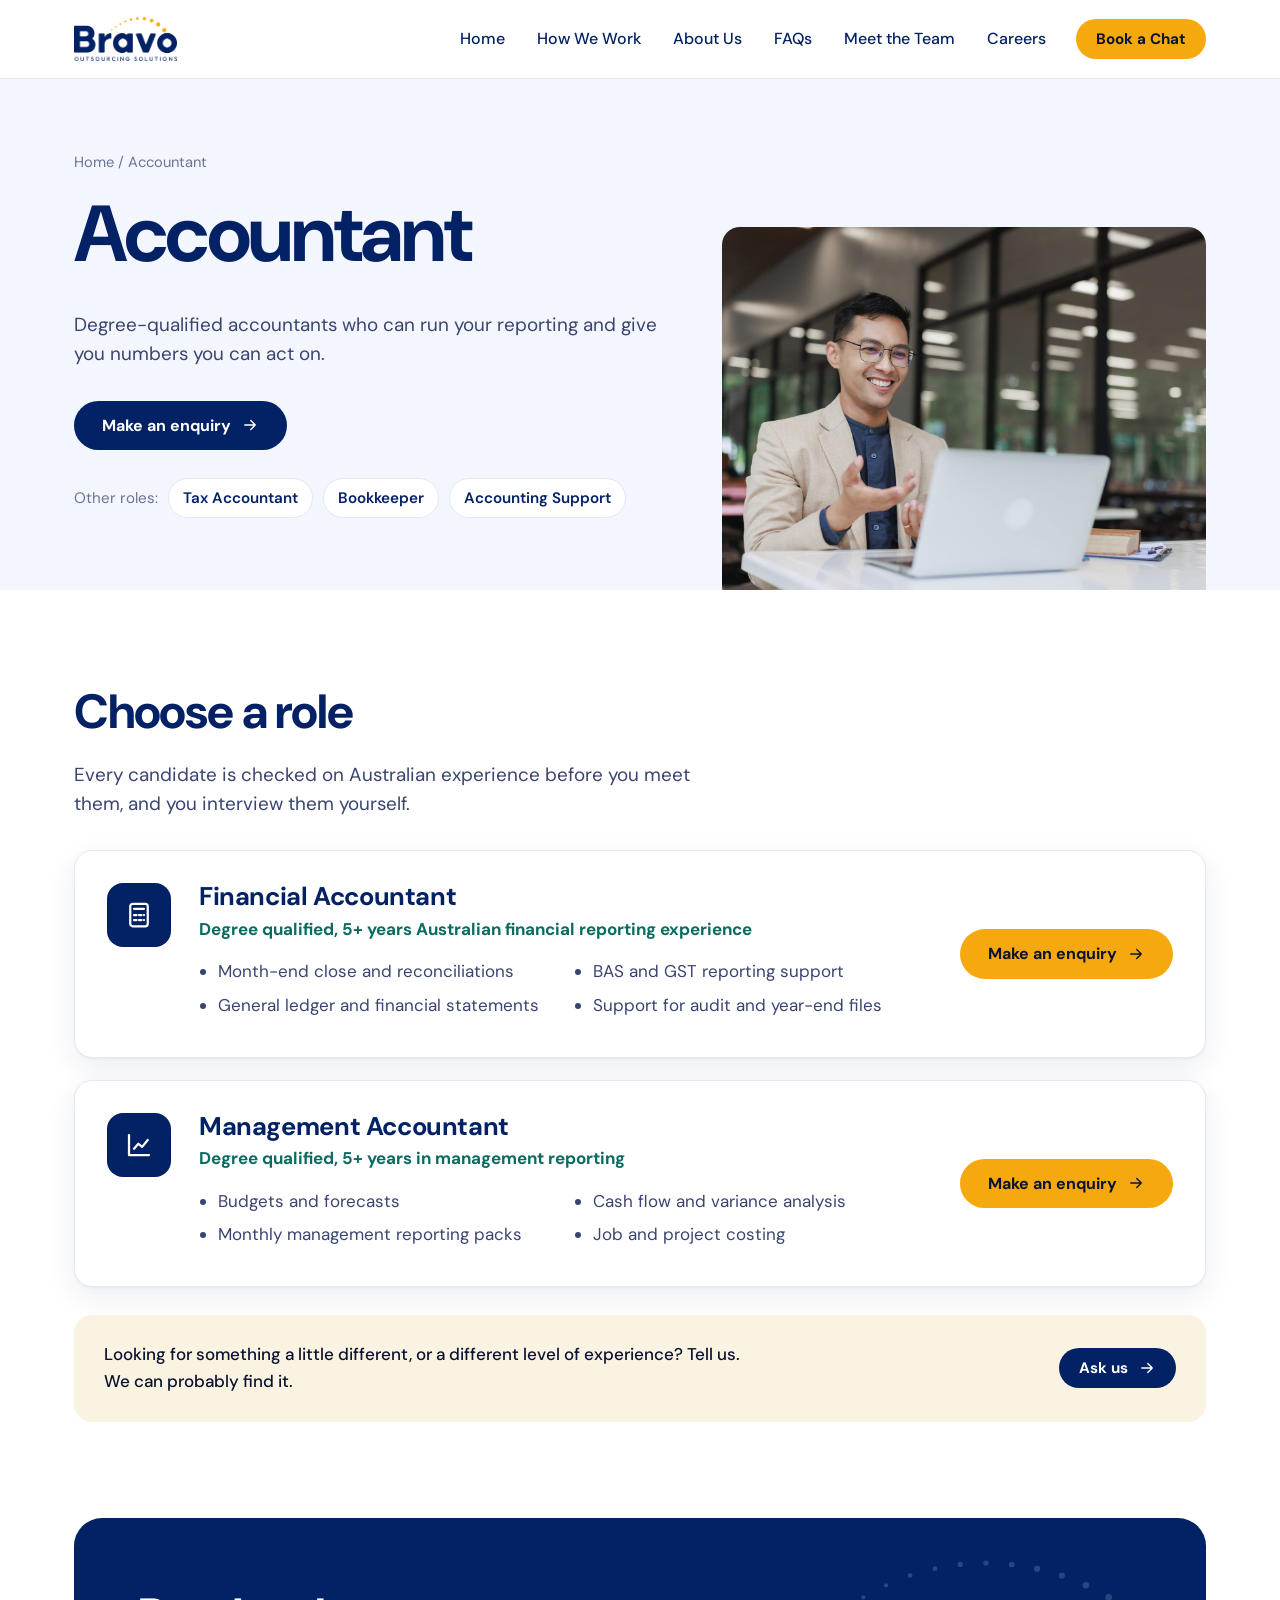
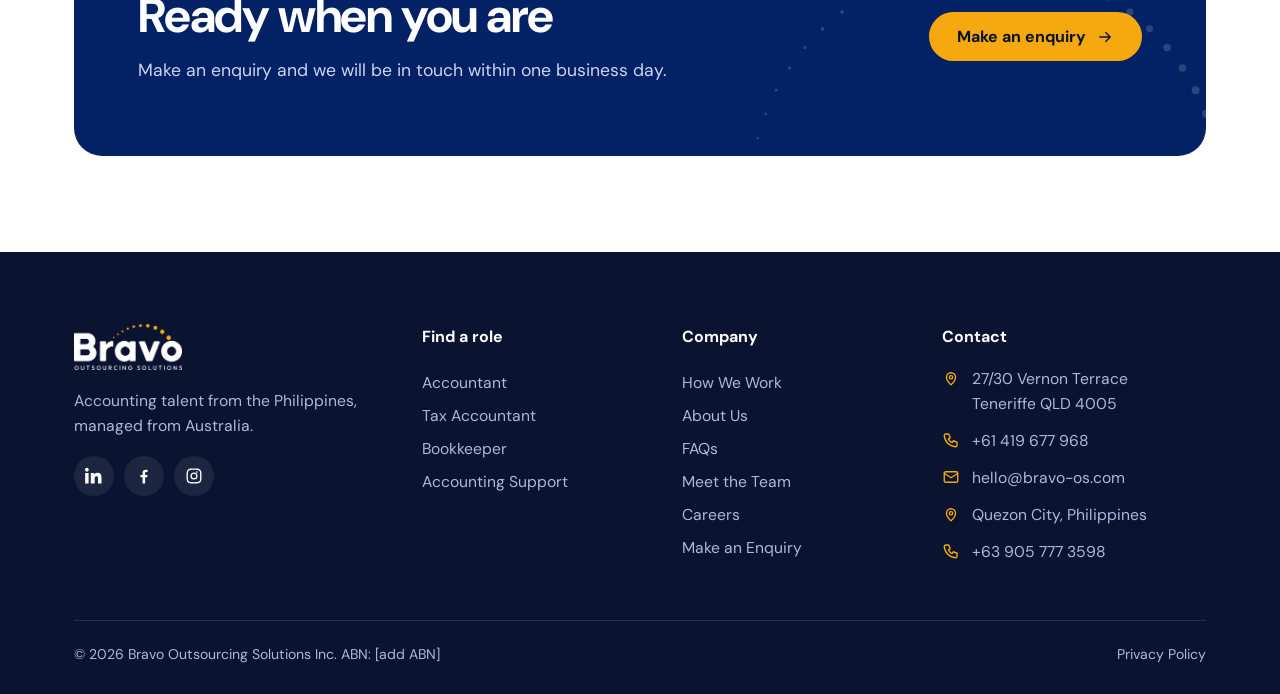
<file: accountant.html>
<!doctype html>
<html lang="en-AU"><head><meta charset="utf-8">
<meta name="viewport" content="width=device-width,initial-scale=1">
<title>Accountant | Bravo Outsourcing</title>
<meta name="description" content="Degree-qualified accountants who can run your reporting and give you numbers you can act on.">
<link rel="preconnect" href="https://fonts.googleapis.com"><link rel="preconnect" href="https://fonts.gstatic.com" crossorigin>
<link href="https://fonts.googleapis.com/css2?family=DM+Sans:opsz,wght@9..40,400;9..40,500;9..40,700&display=swap" rel="stylesheet">
<link rel="stylesheet" href="assets/site.css">
</head><body class=""><header class="site-header" id="hdr"><div class="wrap header-in">
<a class="logo" href="index.html" aria-label="Bravo Outsourcing home"><img class="lg-dark" src="assets/logo.png" alt="Bravo Outsourcing" width="104" height="44"><img class="lg-light" src="assets/logo-white.png" alt="" width="104" height="44"></a>
<button class="burger" aria-label="Open menu" aria-expanded="false" onclick="var n=document.getElementById('nav');var o=n.classList.toggle('open');this.setAttribute('aria-expanded',o)"><svg class="" viewBox="0 0 24 24" fill="none" stroke="currentColor" stroke-width="1.8" stroke-linecap="round" stroke-linejoin="round" aria-hidden="true"><path d="M4 7h16M4 12h16M4 17h16"/></svg></button>
<nav class="nav" id="nav"><a class="nl" href="index.html">Home</a><a class="nl" href="how-we-work.html">How We Work</a><a class="nl" href="about.html">About Us</a><a class="nl" href="faq.html">FAQs</a><a class="nl" href="team.html">Meet the Team</a><a class="nl" href="careers.html">Careers</a><a class="btn btn-yellow btn-sm" href="enquiry.html">Book a Chat</a></nav>
</div></header>
<section class="phero"><div class="wrap phero-grid">
<div class="phero-copy"><p class="crumbs"><a href="index.html">Home</a> / Accountant</p><h1>Accountant</h1><p class="lede">Degree-qualified accountants who can run your reporting and give you numbers you can act on.</p>
<a class="btn" href="enquiry.html?role=Accountant">Make an enquiry <svg class="" viewBox="0 0 24 24" fill="none" stroke="currentColor" stroke-width="1.8" stroke-linecap="round" stroke-linejoin="round" aria-hidden="true"><path d="M5 12h14M13 6l6 6-6 6"/></svg></a>
<div class="alt-roles"><span>Other roles:</span><a href="tax-accountant.html">Tax Accountant</a><a href="bookkeeper.html">Bookkeeper</a><a href="accounting-support.html">Accounting Support</a></div></div>
<div class="phero-img"><img src="assets/hero-accountant.jpg" alt=""></div></div></section>
<section><div class="wrap"><h2>Choose a role</h2><p class="lede" style="margin-bottom:32px">Every candidate is checked on Australian experience before you meet them, and you interview them yourself.</p>
<div class="roles"><article class="role reveal"><div class="ic"><svg class="" viewBox="0 0 24 24" fill="none" stroke="currentColor" stroke-width="1.8" stroke-linecap="round" stroke-linejoin="round" aria-hidden="true"><rect x="5" y="3" width="14" height="18" rx="2"/><path d="M8 7h8M8 12h2M12 12h2M16 12h0M8 16h2M12 16h2M16 16h0"/></svg></div>
<div><h3>Financial Accountant</h3><p class="req">Degree qualified, 5+ years Australian financial reporting experience</p><ul><li>Month-end close and reconciliations</li><li>General ledger and financial statements</li><li>BAS and GST reporting support</li><li>Support for audit and year-end files</li></ul></div>
<div class="act"><a class="btn btn-yellow" href="enquiry.html?role=Financial+Accountant">Make an enquiry <svg class="" viewBox="0 0 24 24" fill="none" stroke="currentColor" stroke-width="1.8" stroke-linecap="round" stroke-linejoin="round" aria-hidden="true"><path d="M5 12h14M13 6l6 6-6 6"/></svg></a></div></article><article class="role reveal"><div class="ic"><svg class="" viewBox="0 0 24 24" fill="none" stroke="currentColor" stroke-width="1.8" stroke-linecap="round" stroke-linejoin="round" aria-hidden="true"><path d="M4 20V4M4 20h16"/><path d="M8 15l3.5-4 3 2.5L19 8"/></svg></div>
<div><h3>Management Accountant</h3><p class="req">Degree qualified, 5+ years in management reporting</p><ul><li>Budgets and forecasts</li><li>Monthly management reporting packs</li><li>Cash flow and variance analysis</li><li>Job and project costing</li></ul></div>
<div class="act"><a class="btn btn-yellow" href="enquiry.html?role=Management+Accountant">Make an enquiry <svg class="" viewBox="0 0 24 24" fill="none" stroke="currentColor" stroke-width="1.8" stroke-linecap="round" stroke-linejoin="round" aria-hidden="true"><path d="M5 12h14M13 6l6 6-6 6"/></svg></a></div></article></div>
<div class="note reveal"><p>Looking for something a little different, or a different level of experience? Tell us. We can probably find it.</p>
<a class="btn btn-sm" href="enquiry.html">Ask us <svg class="" viewBox="0 0 24 24" fill="none" stroke="currentColor" stroke-width="1.8" stroke-linecap="round" stroke-linejoin="round" aria-hidden="true"><path d="M5 12h14M13 6l6 6-6 6"/></svg></a></div></div></section>
<section class="cta-sec"><div class="wrap"><div class="cta"><svg class="cta-arc" width="640" height="349" viewBox="0 0 220 120" fill="#ffffff" opacity="0.16" aria-hidden="true"><circle cx="13.4" cy="86.1" r="0.5"/><circle cx="16.8" cy="75.8" r="0.6"/><circle cx="21.3" cy="65.8" r="0.6"/><circle cx="26.9" cy="56.4" r="0.7"/><circle cx="33.4" cy="47.7" r="0.7"/><circle cx="40.8" cy="39.8" r="0.8"/><circle cx="49.1" cy="32.7" r="0.8"/><circle cx="58.1" cy="26.5" r="0.9"/><circle cx="67.7" cy="21.4" r="0.9"/><circle cx="77.9" cy="17.3" r="1.0"/><circle cx="88.4" cy="14.4" r="1.0"/><circle cx="99.1" cy="12.6" r="1.1"/><circle cx="110.0" cy="12.0" r="1.1"/><circle cx="120.9" cy="12.6" r="1.2"/><circle cx="131.6" cy="14.4" r="1.3"/><circle cx="142.1" cy="17.3" r="1.3"/><circle cx="152.3" cy="21.4" r="1.4"/><circle cx="161.9" cy="26.5" r="1.4"/><circle cx="170.9" cy="32.7" r="1.5"/><circle cx="179.2" cy="39.8" r="1.5"/><circle cx="186.6" cy="47.7" r="1.6"/><circle cx="193.1" cy="56.4" r="1.6"/><circle cx="198.7" cy="65.8" r="1.7"/><circle cx="203.2" cy="75.8" r="1.7"/><circle cx="206.6" cy="86.1" r="1.8"/></svg><div class="cta-in"><div><h2>Ready when you are</h2><p>Make an enquiry and we will be in touch within one business day.</p></div>
<div class="cta-btns"><a class="btn btn-yellow" href="enquiry.html">Make an enquiry <svg class="" viewBox="0 0 24 24" fill="none" stroke="currentColor" stroke-width="1.8" stroke-linecap="round" stroke-linejoin="round" aria-hidden="true"><path d="M5 12h14M13 6l6 6-6 6"/></svg></a></div></div></div></div></section><footer class="site-footer"><div class="wrap">
<div class="f-grid">
<div><img src="assets/logo-white.png" alt="Bravo Outsourcing" width="108" height="46"><p>Accounting talent from the Philippines, managed from Australia.</p><div class="social"><a href="#" aria-label="Bravo on LinkedIn" title="LinkedIn"><svg viewBox="0 0 24 24" fill="currentColor" aria-hidden="true"><path d="M4.98 3.5C4.98 4.88 3.87 6 2.5 6S0 4.88 0 3.5 1.12 1 2.5 1s2.48 1.12 2.48 2.5zM.2 8h4.6v14H.2V8zm7.5 0h4.4v1.9h.1c.6-1.1 2.1-2.3 4.3-2.3 4.6 0 5.5 3 5.5 7V22h-4.6v-6.2c0-1.5 0-3.4-2.1-3.4s-2.4 1.6-2.4 3.3V22H7.7V8z"/></svg></a><a href="#" aria-label="Bravo on Facebook" title="Facebook"><svg viewBox="0 0 24 24" fill="currentColor" aria-hidden="true"><path d="M13.5 22v-8.2h2.8l.4-3.3h-3.2V8.4c0-.9.3-1.6 1.6-1.6h1.7V3.9c-.3 0-1.3-.1-2.5-.1-2.5 0-4.2 1.5-4.2 4.3v2.4H7.3v3.3h2.8V22h3.4z"/></svg></a><a href="#" aria-label="Bravo on Instagram" title="Instagram"><svg viewBox="0 0 24 24" fill="currentColor" aria-hidden="true"><path d="M12 7.3a4.7 4.7 0 100 9.4 4.7 4.7 0 000-9.4zm0 7.7a3 3 0 110-6 3 3 0 010 6zm5-8.2a1.1 1.1 0 11-2.2 0 1.1 1.1 0 012.2 0zM12 2c-2.7 0-3 0-4.1.1-1.1 0-1.8.2-2.4.5-.7.2-1.2.6-1.8 1.1-.5.6-.9 1.1-1.1 1.8-.3.6-.5 1.3-.5 2.4C2 9 2 9.3 2 12s0 3 .1 4.1c0 1.1.2 1.8.5 2.4.2.7.6 1.2 1.1 1.8.6.5 1.1.9 1.8 1.1.6.3 1.3.5 2.4.5C9 22 9.3 22 12 22s3 0 4.1-.1c1.1 0 1.8-.2 2.4-.5.7-.2 1.2-.6 1.8-1.1.5-.6.9-1.1 1.1-1.8.3-.6.5-1.3.5-2.4.1-1.1.1-1.4.1-4.1s0-3-.1-4.1c0-1.1-.2-1.8-.5-2.4-.2-.7-.6-1.2-1.1-1.8-.6-.5-1.1-.9-1.8-1.1-.6-.3-1.3-.5-2.4-.5C15 2 14.7 2 12 2zm0 1.8c2.7 0 3 0 4 .1 1 0 1.5.2 1.9.3.5.2.8.4 1.1.8.4.3.6.6.8 1.1.1.4.3.9.3 1.9.1 1 .1 1.3.1 4s0 3-.1 4c0 1-.2 1.5-.3 1.9-.2.5-.4.8-.8 1.1-.3.4-.6.6-1.1.8-.4.1-.9.3-1.9.3-1 .1-1.3.1-4 .1s-3 0-4-.1c-1 0-1.5-.2-1.9-.3-.5-.2-.8-.4-1.1-.8-.4-.3-.6-.6-.8-1.1-.1-.4-.3-.9-.3-1.9-.1-1-.1-1.3-.1-4s0-3 .1-4c0-1 .2-1.5.3-1.9.2-.5.4-.8.8-1.1.3-.4.6-.6 1.1-.8.4-.1.9-.3 1.9-.3 1-.1 1.3-.1 4-.1z"/></svg></a></div></div>
<div><h4>Find a role</h4><a href="accountant.html">Accountant</a><a href="tax-accountant.html">Tax Accountant</a><a href="bookkeeper.html">Bookkeeper</a><a href="accounting-support.html">Accounting Support</a></div>
<div><h4>Company</h4><a href="how-we-work.html">How We Work</a><a href="about.html">About Us</a><a href="faq.html">FAQs</a><a href="team.html">Meet the Team</a><a href="careers.html">Careers</a><a href="enquiry.html">Make an Enquiry</a></div>
<div class="f-contact"><h4>Contact</h4><p><svg viewBox="0 0 24 24" fill="none" stroke="currentColor" stroke-width="1.8" stroke-linecap="round" stroke-linejoin="round" aria-hidden="true"><path d="M12 21s-6-5.2-6-10a6 6 0 0112 0c0 4.8-6 10-6 10z"/><circle cx="12" cy="11" r="2.2"/></svg><span>27/30 Vernon Terrace<br>Teneriffe QLD 4005</span></p><p><svg viewBox="0 0 24 24" fill="none" stroke="currentColor" stroke-width="1.8" stroke-linecap="round" stroke-linejoin="round" aria-hidden="true"><path d="M5 4h4l2 5-2.5 1.5a11 11 0 005 5L15 13l5 2v4a2 2 0 01-2 2A16 16 0 013 6a2 2 0 012-2z"/></svg><a href="tel:+61419677968">+61 419 677 968</a></p><p><svg viewBox="0 0 24 24" fill="none" stroke="currentColor" stroke-width="1.8" stroke-linecap="round" stroke-linejoin="round" aria-hidden="true"><rect x="3" y="5" width="18" height="14" rx="2"/><path d="M3 7l9 6 9-6"/></svg><a href="mailto:hello@bravo-os.com">hello@bravo-os.com</a></p><p><svg viewBox="0 0 24 24" fill="none" stroke="currentColor" stroke-width="1.8" stroke-linecap="round" stroke-linejoin="round" aria-hidden="true"><path d="M12 21s-6-5.2-6-10a6 6 0 0112 0c0 4.8-6 10-6 10z"/><circle cx="12" cy="11" r="2.2"/></svg><span>Quezon City, Philippines</span></p><p><svg viewBox="0 0 24 24" fill="none" stroke="currentColor" stroke-width="1.8" stroke-linecap="round" stroke-linejoin="round" aria-hidden="true"><path d="M5 4h4l2 5-2.5 1.5a11 11 0 005 5L15 13l5 2v4a2 2 0 01-2 2A16 16 0 013 6a2 2 0 012-2z"/></svg><a href="tel:+639057773598">+63 905 777 3598</a></p></div>
</div>
<div class="legal"><span>&copy; 2026 Bravo Outsourcing Solutions Inc. ABN: [add ABN]</span><a href="#">Privacy Policy</a></div>
</div></footer>
<script>
(function(){var els=document.querySelectorAll('.reveal');
if(!('IntersectionObserver' in window)){els.forEach(function(e){e.classList.add('in')});return}
var io=new IntersectionObserver(function(es){es.forEach(function(e){if(e.isIntersecting){e.target.classList.add('in');io.unobserve(e.target)}})},{threshold:.12});
els.forEach(function(e){io.observe(e)});
var st=document.querySelectorAll('.statement');var io2=new IntersectionObserver(function(es){es.forEach(function(e){if(e.isIntersecting){var ws=e.target.querySelectorAll('.w');ws.forEach(function(w,i){w.style.transitionDelay=(i*70)+'ms'});e.target.classList.add('in');io2.unobserve(e.target)}})},{threshold:.3});
st.forEach(function(e){io2.observe(e)});
var h=document.getElementById('hdr');if(h&&h.classList.contains('over')){var f=function(){h.classList.toggle('solid',window.scrollY>40)};f();window.addEventListener('scroll',f,{passive:true})}})();
</script></body></html>
</file>
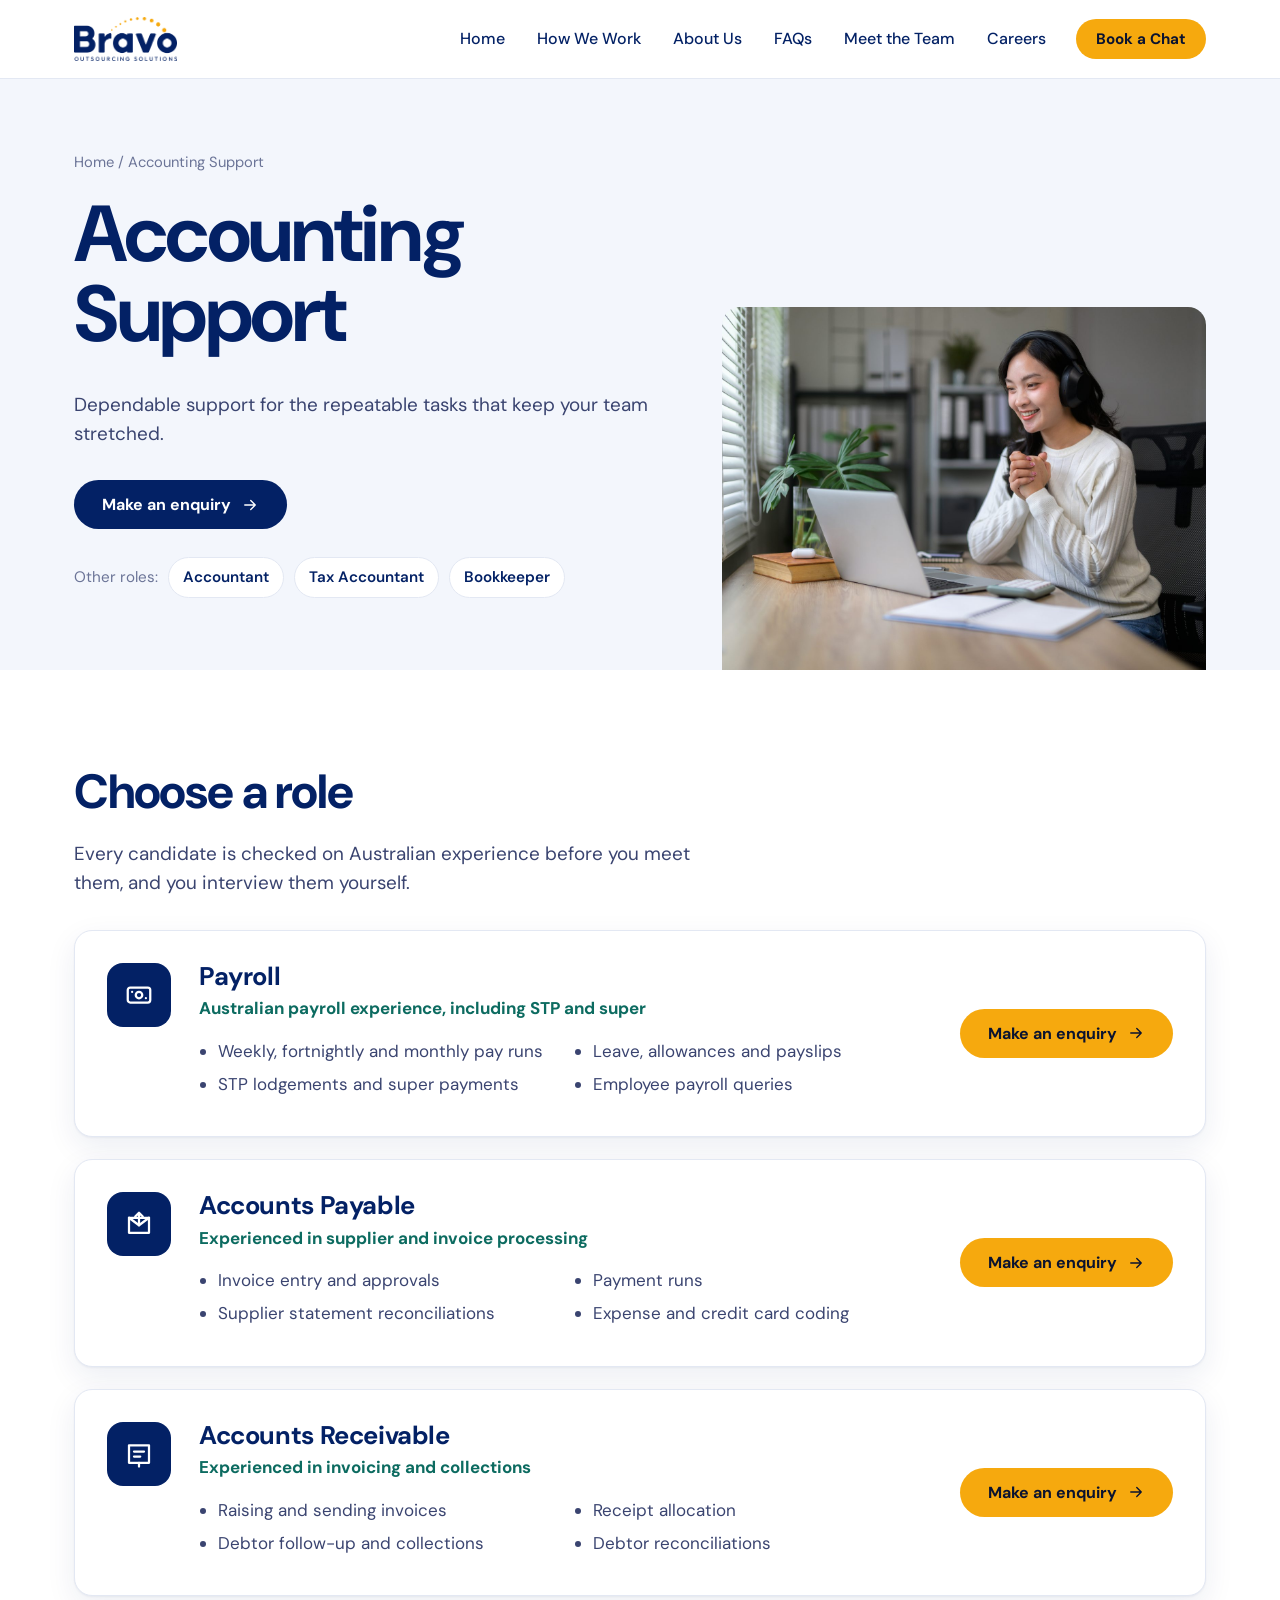
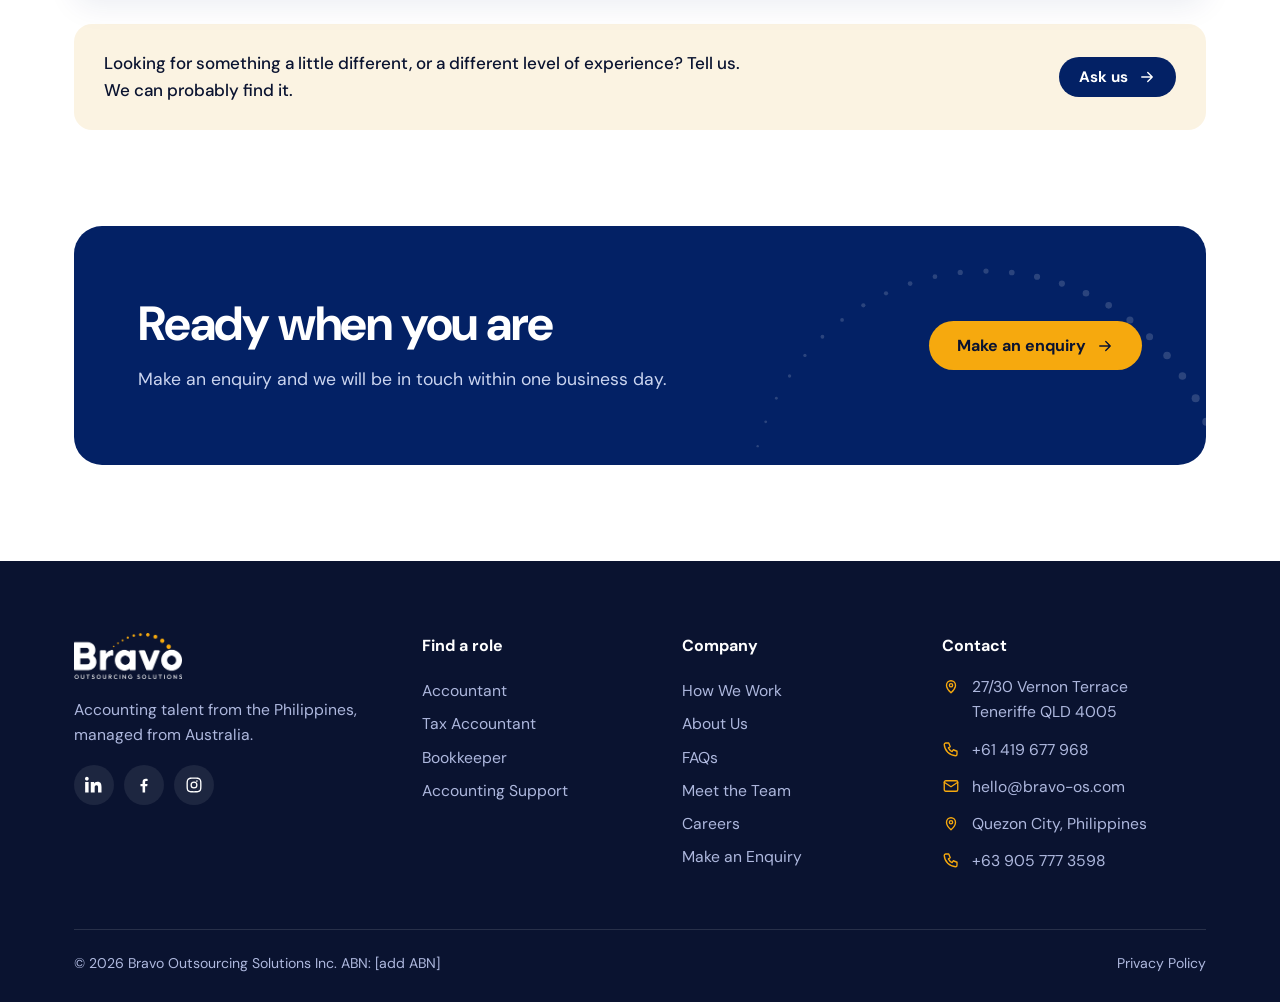
<file: accounting-support.html>
<!doctype html>
<html lang="en-AU"><head><meta charset="utf-8">
<meta name="viewport" content="width=device-width,initial-scale=1">
<title>Accounting Support | Bravo Outsourcing</title>
<meta name="description" content="Dependable support for the repeatable tasks that keep your team stretched.">
<link rel="preconnect" href="https://fonts.googleapis.com"><link rel="preconnect" href="https://fonts.gstatic.com" crossorigin>
<link href="https://fonts.googleapis.com/css2?family=DM+Sans:opsz,wght@9..40,400;9..40,500;9..40,700&display=swap" rel="stylesheet">
<link rel="stylesheet" href="assets/site.css">
</head><body class=""><header class="site-header" id="hdr"><div class="wrap header-in">
<a class="logo" href="index.html" aria-label="Bravo Outsourcing home"><img class="lg-dark" src="assets/logo.png" alt="Bravo Outsourcing" width="104" height="44"><img class="lg-light" src="assets/logo-white.png" alt="" width="104" height="44"></a>
<button class="burger" aria-label="Open menu" aria-expanded="false" onclick="var n=document.getElementById('nav');var o=n.classList.toggle('open');this.setAttribute('aria-expanded',o)"><svg class="" viewBox="0 0 24 24" fill="none" stroke="currentColor" stroke-width="1.8" stroke-linecap="round" stroke-linejoin="round" aria-hidden="true"><path d="M4 7h16M4 12h16M4 17h16"/></svg></button>
<nav class="nav" id="nav"><a class="nl" href="index.html">Home</a><a class="nl" href="how-we-work.html">How We Work</a><a class="nl" href="about.html">About Us</a><a class="nl" href="faq.html">FAQs</a><a class="nl" href="team.html">Meet the Team</a><a class="nl" href="careers.html">Careers</a><a class="btn btn-yellow btn-sm" href="enquiry.html">Book a Chat</a></nav>
</div></header>
<section class="phero"><div class="wrap phero-grid">
<div class="phero-copy"><p class="crumbs"><a href="index.html">Home</a> / Accounting Support</p><h1>Accounting Support</h1><p class="lede">Dependable support for the repeatable tasks that keep your team stretched.</p>
<a class="btn" href="enquiry.html?role=Accounting+Support">Make an enquiry <svg class="" viewBox="0 0 24 24" fill="none" stroke="currentColor" stroke-width="1.8" stroke-linecap="round" stroke-linejoin="round" aria-hidden="true"><path d="M5 12h14M13 6l6 6-6 6"/></svg></a>
<div class="alt-roles"><span>Other roles:</span><a href="accountant.html">Accountant</a><a href="tax-accountant.html">Tax Accountant</a><a href="bookkeeper.html">Bookkeeper</a></div></div>
<div class="phero-img"><img src="assets/hero-virtual-assistant.jpg" alt=""></div></div></section>
<section><div class="wrap"><h2>Choose a role</h2><p class="lede" style="margin-bottom:32px">Every candidate is checked on Australian experience before you meet them, and you interview them yourself.</p>
<div class="roles"><article class="role reveal"><div class="ic"><svg class="" viewBox="0 0 24 24" fill="none" stroke="currentColor" stroke-width="1.8" stroke-linecap="round" stroke-linejoin="round" aria-hidden="true"><rect x="3" y="6" width="18" height="12" rx="2"/><circle cx="12" cy="12" r="2.6"/><path d="M6.5 9.5h.01M17.5 14.5h.01"/></svg></div>
<div><h3>Payroll</h3><p class="req">Australian payroll experience, including STP and super</p><ul><li>Weekly, fortnightly and monthly pay runs</li><li>STP lodgements and super payments</li><li>Leave, allowances and payslips</li><li>Employee payroll queries</li></ul></div>
<div class="act"><a class="btn btn-yellow" href="enquiry.html?role=Payroll">Make an enquiry <svg class="" viewBox="0 0 24 24" fill="none" stroke="currentColor" stroke-width="1.8" stroke-linecap="round" stroke-linejoin="round" aria-hidden="true"><path d="M5 12h14M13 6l6 6-6 6"/></svg></a></div></article><article class="role reveal"><div class="ic"><svg class="" viewBox="0 0 24 24" fill="none" stroke="currentColor" stroke-width="1.8" stroke-linecap="round" stroke-linejoin="round" aria-hidden="true"><path d="M4 7h16v12H4z"/><path d="M4 7l8 6 8-6"/><path d="M12 13V3M9 6l3-3 3 3"/></svg></div>
<div><h3>Accounts Payable</h3><p class="req">Experienced in supplier and invoice processing</p><ul><li>Invoice entry and approvals</li><li>Supplier statement reconciliations</li><li>Payment runs</li><li>Expense and credit card coding</li></ul></div>
<div class="act"><a class="btn btn-yellow" href="enquiry.html?role=Accounts+Payable">Make an enquiry <svg class="" viewBox="0 0 24 24" fill="none" stroke="currentColor" stroke-width="1.8" stroke-linecap="round" stroke-linejoin="round" aria-hidden="true"><path d="M5 12h14M13 6l6 6-6 6"/></svg></a></div></article><article class="role reveal"><div class="ic"><svg class="" viewBox="0 0 24 24" fill="none" stroke="currentColor" stroke-width="1.8" stroke-linecap="round" stroke-linejoin="round" aria-hidden="true"><path d="M4 5h16v14H4z"/><path d="M8 10h8M8 14h5"/><path d="M12 19v3"/></svg></div>
<div><h3>Accounts Receivable</h3><p class="req">Experienced in invoicing and collections</p><ul><li>Raising and sending invoices</li><li>Debtor follow-up and collections</li><li>Receipt allocation</li><li>Debtor reconciliations</li></ul></div>
<div class="act"><a class="btn btn-yellow" href="enquiry.html?role=Accounts+Receivable">Make an enquiry <svg class="" viewBox="0 0 24 24" fill="none" stroke="currentColor" stroke-width="1.8" stroke-linecap="round" stroke-linejoin="round" aria-hidden="true"><path d="M5 12h14M13 6l6 6-6 6"/></svg></a></div></article></div>
<div class="note reveal"><p>Looking for something a little different, or a different level of experience? Tell us. We can probably find it.</p>
<a class="btn btn-sm" href="enquiry.html">Ask us <svg class="" viewBox="0 0 24 24" fill="none" stroke="currentColor" stroke-width="1.8" stroke-linecap="round" stroke-linejoin="round" aria-hidden="true"><path d="M5 12h14M13 6l6 6-6 6"/></svg></a></div></div></section>
<section class="cta-sec"><div class="wrap"><div class="cta"><svg class="cta-arc" width="640" height="349" viewBox="0 0 220 120" fill="#ffffff" opacity="0.16" aria-hidden="true"><circle cx="13.4" cy="86.1" r="0.5"/><circle cx="16.8" cy="75.8" r="0.6"/><circle cx="21.3" cy="65.8" r="0.6"/><circle cx="26.9" cy="56.4" r="0.7"/><circle cx="33.4" cy="47.7" r="0.7"/><circle cx="40.8" cy="39.8" r="0.8"/><circle cx="49.1" cy="32.7" r="0.8"/><circle cx="58.1" cy="26.5" r="0.9"/><circle cx="67.7" cy="21.4" r="0.9"/><circle cx="77.9" cy="17.3" r="1.0"/><circle cx="88.4" cy="14.4" r="1.0"/><circle cx="99.1" cy="12.6" r="1.1"/><circle cx="110.0" cy="12.0" r="1.1"/><circle cx="120.9" cy="12.6" r="1.2"/><circle cx="131.6" cy="14.4" r="1.3"/><circle cx="142.1" cy="17.3" r="1.3"/><circle cx="152.3" cy="21.4" r="1.4"/><circle cx="161.9" cy="26.5" r="1.4"/><circle cx="170.9" cy="32.7" r="1.5"/><circle cx="179.2" cy="39.8" r="1.5"/><circle cx="186.6" cy="47.7" r="1.6"/><circle cx="193.1" cy="56.4" r="1.6"/><circle cx="198.7" cy="65.8" r="1.7"/><circle cx="203.2" cy="75.8" r="1.7"/><circle cx="206.6" cy="86.1" r="1.8"/></svg><div class="cta-in"><div><h2>Ready when you are</h2><p>Make an enquiry and we will be in touch within one business day.</p></div>
<div class="cta-btns"><a class="btn btn-yellow" href="enquiry.html">Make an enquiry <svg class="" viewBox="0 0 24 24" fill="none" stroke="currentColor" stroke-width="1.8" stroke-linecap="round" stroke-linejoin="round" aria-hidden="true"><path d="M5 12h14M13 6l6 6-6 6"/></svg></a></div></div></div></div></section><footer class="site-footer"><div class="wrap">
<div class="f-grid">
<div><img src="assets/logo-white.png" alt="Bravo Outsourcing" width="108" height="46"><p>Accounting talent from the Philippines, managed from Australia.</p><div class="social"><a href="#" aria-label="Bravo on LinkedIn" title="LinkedIn"><svg viewBox="0 0 24 24" fill="currentColor" aria-hidden="true"><path d="M4.98 3.5C4.98 4.88 3.87 6 2.5 6S0 4.88 0 3.5 1.12 1 2.5 1s2.48 1.12 2.48 2.5zM.2 8h4.6v14H.2V8zm7.5 0h4.4v1.9h.1c.6-1.1 2.1-2.3 4.3-2.3 4.6 0 5.5 3 5.5 7V22h-4.6v-6.2c0-1.5 0-3.4-2.1-3.4s-2.4 1.6-2.4 3.3V22H7.7V8z"/></svg></a><a href="#" aria-label="Bravo on Facebook" title="Facebook"><svg viewBox="0 0 24 24" fill="currentColor" aria-hidden="true"><path d="M13.5 22v-8.2h2.8l.4-3.3h-3.2V8.4c0-.9.3-1.6 1.6-1.6h1.7V3.9c-.3 0-1.3-.1-2.5-.1-2.5 0-4.2 1.5-4.2 4.3v2.4H7.3v3.3h2.8V22h3.4z"/></svg></a><a href="#" aria-label="Bravo on Instagram" title="Instagram"><svg viewBox="0 0 24 24" fill="currentColor" aria-hidden="true"><path d="M12 7.3a4.7 4.7 0 100 9.4 4.7 4.7 0 000-9.4zm0 7.7a3 3 0 110-6 3 3 0 010 6zm5-8.2a1.1 1.1 0 11-2.2 0 1.1 1.1 0 012.2 0zM12 2c-2.7 0-3 0-4.1.1-1.1 0-1.8.2-2.4.5-.7.2-1.2.6-1.8 1.1-.5.6-.9 1.1-1.1 1.8-.3.6-.5 1.3-.5 2.4C2 9 2 9.3 2 12s0 3 .1 4.1c0 1.1.2 1.8.5 2.4.2.7.6 1.2 1.1 1.8.6.5 1.1.9 1.8 1.1.6.3 1.3.5 2.4.5C9 22 9.3 22 12 22s3 0 4.1-.1c1.1 0 1.8-.2 2.4-.5.7-.2 1.2-.6 1.8-1.1.5-.6.9-1.1 1.1-1.8.3-.6.5-1.3.5-2.4.1-1.1.1-1.4.1-4.1s0-3-.1-4.1c0-1.1-.2-1.8-.5-2.4-.2-.7-.6-1.2-1.1-1.8-.6-.5-1.1-.9-1.8-1.1-.6-.3-1.3-.5-2.4-.5C15 2 14.7 2 12 2zm0 1.8c2.7 0 3 0 4 .1 1 0 1.5.2 1.9.3.5.2.8.4 1.1.8.4.3.6.6.8 1.1.1.4.3.9.3 1.9.1 1 .1 1.3.1 4s0 3-.1 4c0 1-.2 1.5-.3 1.9-.2.5-.4.8-.8 1.1-.3.4-.6.6-1.1.8-.4.1-.9.3-1.9.3-1 .1-1.3.1-4 .1s-3 0-4-.1c-1 0-1.5-.2-1.9-.3-.5-.2-.8-.4-1.1-.8-.4-.3-.6-.6-.8-1.1-.1-.4-.3-.9-.3-1.9-.1-1-.1-1.3-.1-4s0-3 .1-4c0-1 .2-1.5.3-1.9.2-.5.4-.8.8-1.1.3-.4.6-.6 1.1-.8.4-.1.9-.3 1.9-.3 1-.1 1.3-.1 4-.1z"/></svg></a></div></div>
<div><h4>Find a role</h4><a href="accountant.html">Accountant</a><a href="tax-accountant.html">Tax Accountant</a><a href="bookkeeper.html">Bookkeeper</a><a href="accounting-support.html">Accounting Support</a></div>
<div><h4>Company</h4><a href="how-we-work.html">How We Work</a><a href="about.html">About Us</a><a href="faq.html">FAQs</a><a href="team.html">Meet the Team</a><a href="careers.html">Careers</a><a href="enquiry.html">Make an Enquiry</a></div>
<div class="f-contact"><h4>Contact</h4><p><svg viewBox="0 0 24 24" fill="none" stroke="currentColor" stroke-width="1.8" stroke-linecap="round" stroke-linejoin="round" aria-hidden="true"><path d="M12 21s-6-5.2-6-10a6 6 0 0112 0c0 4.8-6 10-6 10z"/><circle cx="12" cy="11" r="2.2"/></svg><span>27/30 Vernon Terrace<br>Teneriffe QLD 4005</span></p><p><svg viewBox="0 0 24 24" fill="none" stroke="currentColor" stroke-width="1.8" stroke-linecap="round" stroke-linejoin="round" aria-hidden="true"><path d="M5 4h4l2 5-2.5 1.5a11 11 0 005 5L15 13l5 2v4a2 2 0 01-2 2A16 16 0 013 6a2 2 0 012-2z"/></svg><a href="tel:+61419677968">+61 419 677 968</a></p><p><svg viewBox="0 0 24 24" fill="none" stroke="currentColor" stroke-width="1.8" stroke-linecap="round" stroke-linejoin="round" aria-hidden="true"><rect x="3" y="5" width="18" height="14" rx="2"/><path d="M3 7l9 6 9-6"/></svg><a href="mailto:hello@bravo-os.com">hello@bravo-os.com</a></p><p><svg viewBox="0 0 24 24" fill="none" stroke="currentColor" stroke-width="1.8" stroke-linecap="round" stroke-linejoin="round" aria-hidden="true"><path d="M12 21s-6-5.2-6-10a6 6 0 0112 0c0 4.8-6 10-6 10z"/><circle cx="12" cy="11" r="2.2"/></svg><span>Quezon City, Philippines</span></p><p><svg viewBox="0 0 24 24" fill="none" stroke="currentColor" stroke-width="1.8" stroke-linecap="round" stroke-linejoin="round" aria-hidden="true"><path d="M5 4h4l2 5-2.5 1.5a11 11 0 005 5L15 13l5 2v4a2 2 0 01-2 2A16 16 0 013 6a2 2 0 012-2z"/></svg><a href="tel:+639057773598">+63 905 777 3598</a></p></div>
</div>
<div class="legal"><span>&copy; 2026 Bravo Outsourcing Solutions Inc. ABN: [add ABN]</span><a href="#">Privacy Policy</a></div>
</div></footer>
<script>
(function(){var els=document.querySelectorAll('.reveal');
if(!('IntersectionObserver' in window)){els.forEach(function(e){e.classList.add('in')});return}
var io=new IntersectionObserver(function(es){es.forEach(function(e){if(e.isIntersecting){e.target.classList.add('in');io.unobserve(e.target)}})},{threshold:.12});
els.forEach(function(e){io.observe(e)});
var st=document.querySelectorAll('.statement');var io2=new IntersectionObserver(function(es){es.forEach(function(e){if(e.isIntersecting){var ws=e.target.querySelectorAll('.w');ws.forEach(function(w,i){w.style.transitionDelay=(i*70)+'ms'});e.target.classList.add('in');io2.unobserve(e.target)}})},{threshold:.3});
st.forEach(function(e){io2.observe(e)});
var h=document.getElementById('hdr');if(h&&h.classList.contains('over')){var f=function(){h.classList.toggle('solid',window.scrollY>40)};f();window.addEventListener('scroll',f,{passive:true})}})();
</script></body></html>
</file>
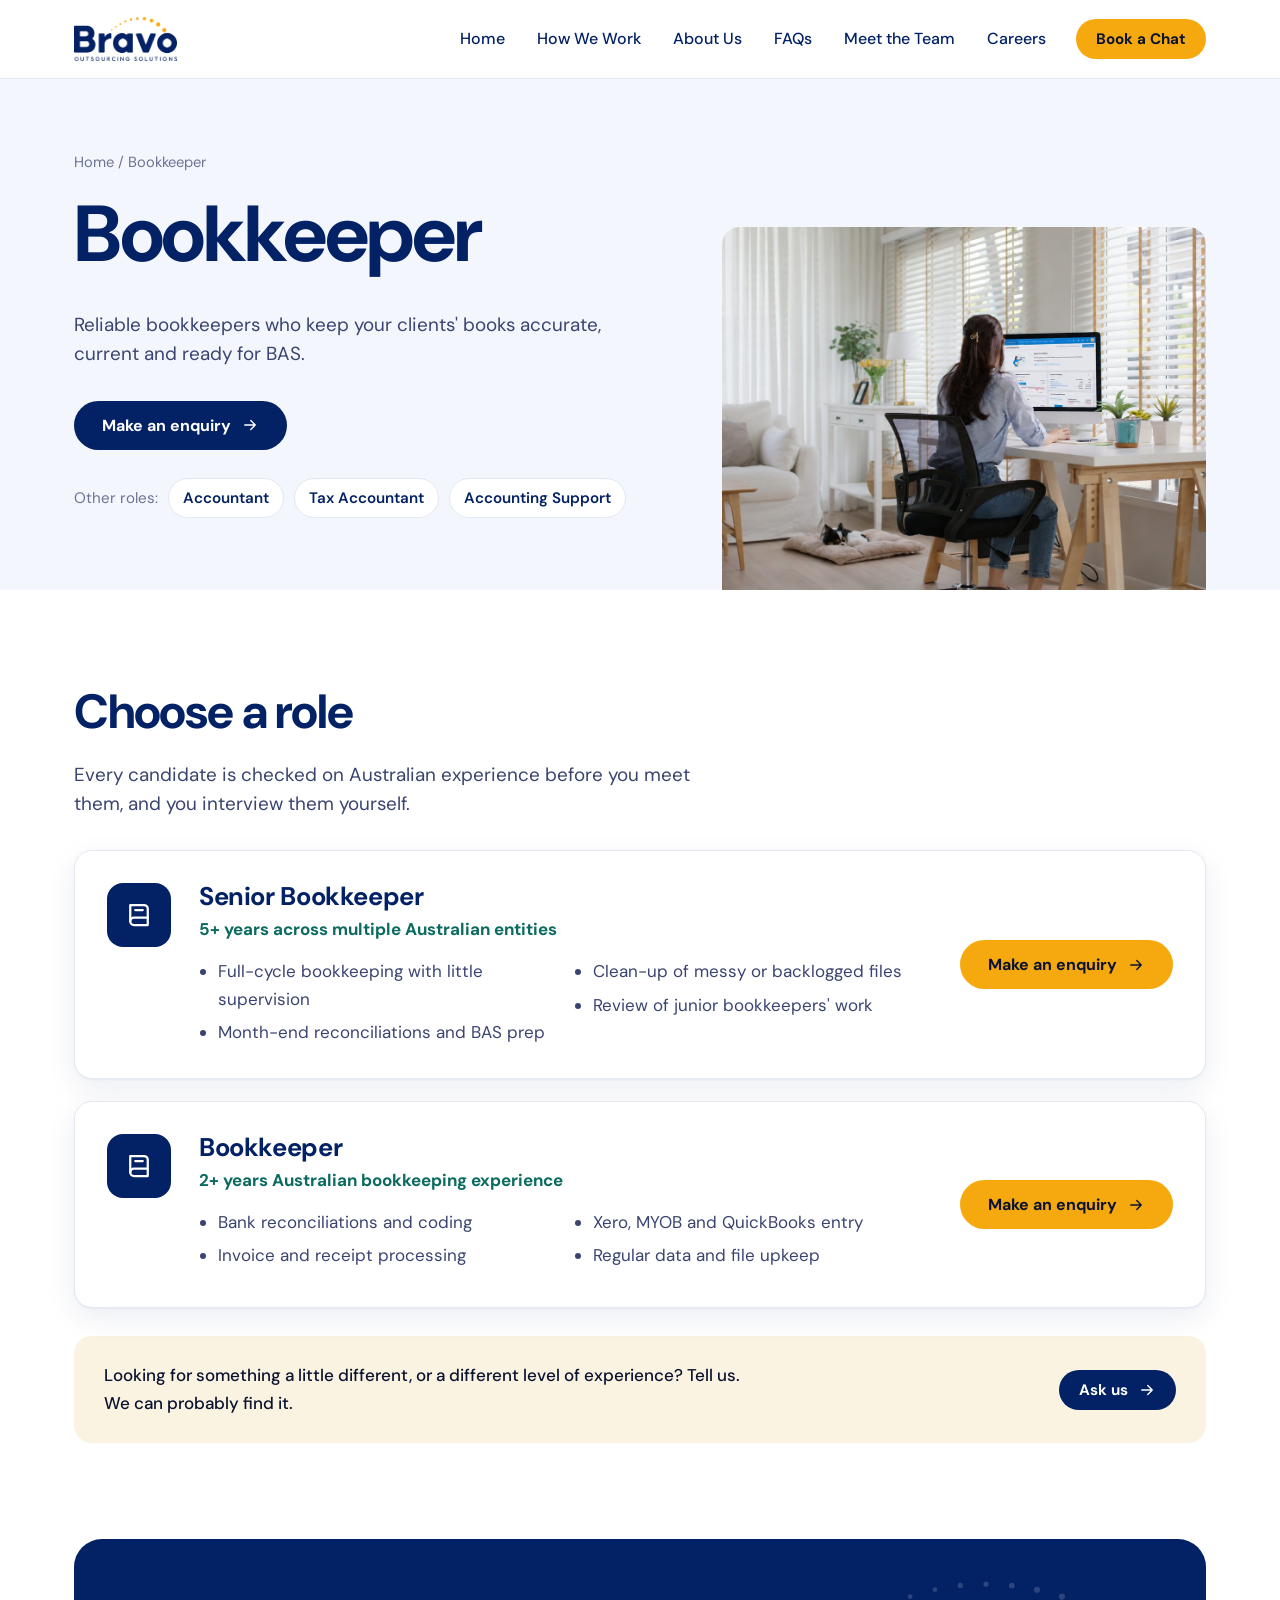
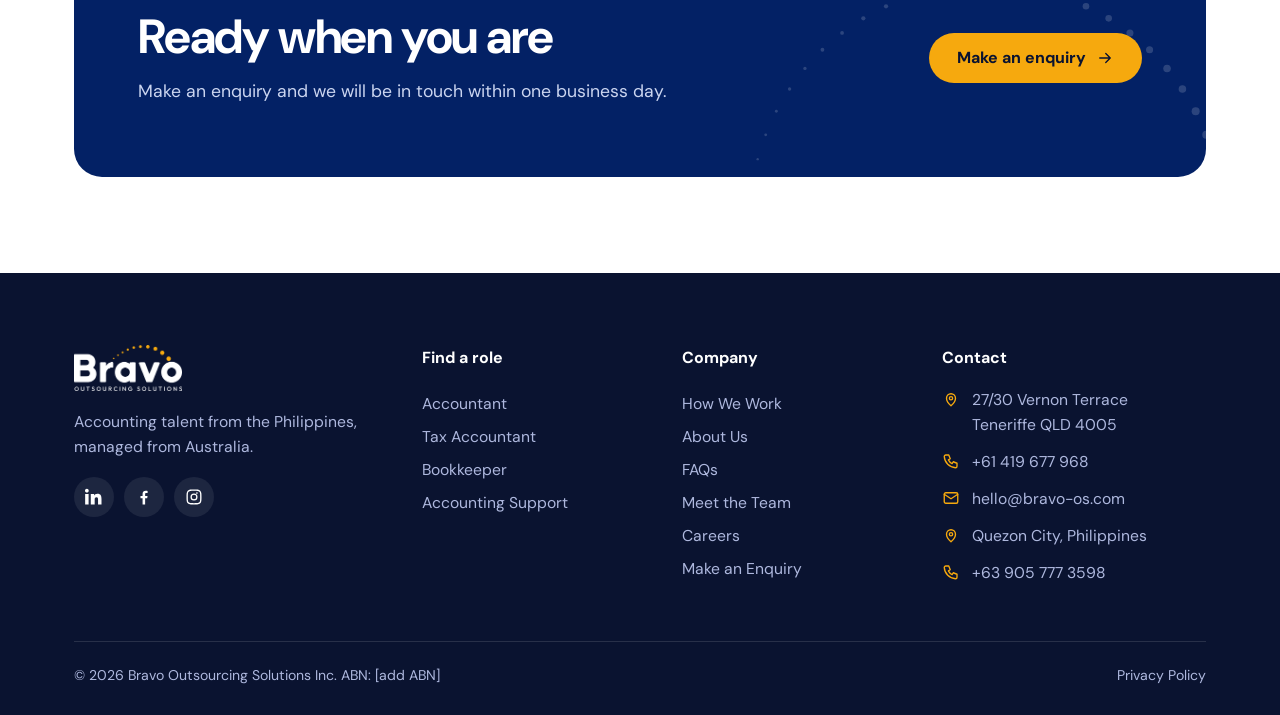
<file: bookkeeper.html>
<!doctype html>
<html lang="en-AU"><head><meta charset="utf-8">
<meta name="viewport" content="width=device-width,initial-scale=1">
<title>Bookkeeper | Bravo Outsourcing</title>
<meta name="description" content="Reliable bookkeepers who keep your clients&#x27; books accurate, current and ready for BAS.">
<link rel="preconnect" href="https://fonts.googleapis.com"><link rel="preconnect" href="https://fonts.gstatic.com" crossorigin>
<link href="https://fonts.googleapis.com/css2?family=DM+Sans:opsz,wght@9..40,400;9..40,500;9..40,700&display=swap" rel="stylesheet">
<link rel="stylesheet" href="assets/site.css">
</head><body class=""><header class="site-header" id="hdr"><div class="wrap header-in">
<a class="logo" href="index.html" aria-label="Bravo Outsourcing home"><img class="lg-dark" src="assets/logo.png" alt="Bravo Outsourcing" width="104" height="44"><img class="lg-light" src="assets/logo-white.png" alt="" width="104" height="44"></a>
<button class="burger" aria-label="Open menu" aria-expanded="false" onclick="var n=document.getElementById('nav');var o=n.classList.toggle('open');this.setAttribute('aria-expanded',o)"><svg class="" viewBox="0 0 24 24" fill="none" stroke="currentColor" stroke-width="1.8" stroke-linecap="round" stroke-linejoin="round" aria-hidden="true"><path d="M4 7h16M4 12h16M4 17h16"/></svg></button>
<nav class="nav" id="nav"><a class="nl" href="index.html">Home</a><a class="nl" href="how-we-work.html">How We Work</a><a class="nl" href="about.html">About Us</a><a class="nl" href="faq.html">FAQs</a><a class="nl" href="team.html">Meet the Team</a><a class="nl" href="careers.html">Careers</a><a class="btn btn-yellow btn-sm" href="enquiry.html">Book a Chat</a></nav>
</div></header>
<section class="phero"><div class="wrap phero-grid">
<div class="phero-copy"><p class="crumbs"><a href="index.html">Home</a> / Bookkeeper</p><h1>Bookkeeper</h1><p class="lede">Reliable bookkeepers who keep your clients' books accurate, current and ready for BAS.</p>
<a class="btn" href="enquiry.html?role=Bookkeeper">Make an enquiry <svg class="" viewBox="0 0 24 24" fill="none" stroke="currentColor" stroke-width="1.8" stroke-linecap="round" stroke-linejoin="round" aria-hidden="true"><path d="M5 12h14M13 6l6 6-6 6"/></svg></a>
<div class="alt-roles"><span>Other roles:</span><a href="accountant.html">Accountant</a><a href="tax-accountant.html">Tax Accountant</a><a href="accounting-support.html">Accounting Support</a></div></div>
<div class="phero-img"><img src="assets/hero-bookkeeper.jpg" alt=""></div></div></section>
<section><div class="wrap"><h2>Choose a role</h2><p class="lede" style="margin-bottom:32px">Every candidate is checked on Australian experience before you meet them, and you interview them yourself.</p>
<div class="roles"><article class="role reveal"><div class="ic"><svg class="" viewBox="0 0 24 24" fill="none" stroke="currentColor" stroke-width="1.8" stroke-linecap="round" stroke-linejoin="round" aria-hidden="true"><path d="M5 4h11a3 3 0 013 3v13H8a3 3 0 01-3-3z"/><path d="M5 17a3 3 0 013-3h11M9 8h6"/></svg></div>
<div><h3>Senior Bookkeeper</h3><p class="req">5+ years across multiple Australian entities</p><ul><li>Full-cycle bookkeeping with little supervision</li><li>Month-end reconciliations and BAS prep</li><li>Clean-up of messy or backlogged files</li><li>Review of junior bookkeepers' work</li></ul></div>
<div class="act"><a class="btn btn-yellow" href="enquiry.html?role=Senior+Bookkeeper">Make an enquiry <svg class="" viewBox="0 0 24 24" fill="none" stroke="currentColor" stroke-width="1.8" stroke-linecap="round" stroke-linejoin="round" aria-hidden="true"><path d="M5 12h14M13 6l6 6-6 6"/></svg></a></div></article><article class="role reveal"><div class="ic"><svg class="" viewBox="0 0 24 24" fill="none" stroke="currentColor" stroke-width="1.8" stroke-linecap="round" stroke-linejoin="round" aria-hidden="true"><path d="M5 4h11a3 3 0 013 3v13H8a3 3 0 01-3-3z"/><path d="M5 17a3 3 0 013-3h11M9 8h6"/></svg></div>
<div><h3>Bookkeeper</h3><p class="req">2+ years Australian bookkeeping experience</p><ul><li>Bank reconciliations and coding</li><li>Invoice and receipt processing</li><li>Xero, MYOB and QuickBooks entry</li><li>Regular data and file upkeep</li></ul></div>
<div class="act"><a class="btn btn-yellow" href="enquiry.html?role=Bookkeeper">Make an enquiry <svg class="" viewBox="0 0 24 24" fill="none" stroke="currentColor" stroke-width="1.8" stroke-linecap="round" stroke-linejoin="round" aria-hidden="true"><path d="M5 12h14M13 6l6 6-6 6"/></svg></a></div></article></div>
<div class="note reveal"><p>Looking for something a little different, or a different level of experience? Tell us. We can probably find it.</p>
<a class="btn btn-sm" href="enquiry.html">Ask us <svg class="" viewBox="0 0 24 24" fill="none" stroke="currentColor" stroke-width="1.8" stroke-linecap="round" stroke-linejoin="round" aria-hidden="true"><path d="M5 12h14M13 6l6 6-6 6"/></svg></a></div></div></section>
<section class="cta-sec"><div class="wrap"><div class="cta"><svg class="cta-arc" width="640" height="349" viewBox="0 0 220 120" fill="#ffffff" opacity="0.16" aria-hidden="true"><circle cx="13.4" cy="86.1" r="0.5"/><circle cx="16.8" cy="75.8" r="0.6"/><circle cx="21.3" cy="65.8" r="0.6"/><circle cx="26.9" cy="56.4" r="0.7"/><circle cx="33.4" cy="47.7" r="0.7"/><circle cx="40.8" cy="39.8" r="0.8"/><circle cx="49.1" cy="32.7" r="0.8"/><circle cx="58.1" cy="26.5" r="0.9"/><circle cx="67.7" cy="21.4" r="0.9"/><circle cx="77.9" cy="17.3" r="1.0"/><circle cx="88.4" cy="14.4" r="1.0"/><circle cx="99.1" cy="12.6" r="1.1"/><circle cx="110.0" cy="12.0" r="1.1"/><circle cx="120.9" cy="12.6" r="1.2"/><circle cx="131.6" cy="14.4" r="1.3"/><circle cx="142.1" cy="17.3" r="1.3"/><circle cx="152.3" cy="21.4" r="1.4"/><circle cx="161.9" cy="26.5" r="1.4"/><circle cx="170.9" cy="32.7" r="1.5"/><circle cx="179.2" cy="39.8" r="1.5"/><circle cx="186.6" cy="47.7" r="1.6"/><circle cx="193.1" cy="56.4" r="1.6"/><circle cx="198.7" cy="65.8" r="1.7"/><circle cx="203.2" cy="75.8" r="1.7"/><circle cx="206.6" cy="86.1" r="1.8"/></svg><div class="cta-in"><div><h2>Ready when you are</h2><p>Make an enquiry and we will be in touch within one business day.</p></div>
<div class="cta-btns"><a class="btn btn-yellow" href="enquiry.html">Make an enquiry <svg class="" viewBox="0 0 24 24" fill="none" stroke="currentColor" stroke-width="1.8" stroke-linecap="round" stroke-linejoin="round" aria-hidden="true"><path d="M5 12h14M13 6l6 6-6 6"/></svg></a></div></div></div></div></section><footer class="site-footer"><div class="wrap">
<div class="f-grid">
<div><img src="assets/logo-white.png" alt="Bravo Outsourcing" width="108" height="46"><p>Accounting talent from the Philippines, managed from Australia.</p><div class="social"><a href="#" aria-label="Bravo on LinkedIn" title="LinkedIn"><svg viewBox="0 0 24 24" fill="currentColor" aria-hidden="true"><path d="M4.98 3.5C4.98 4.88 3.87 6 2.5 6S0 4.88 0 3.5 1.12 1 2.5 1s2.48 1.12 2.48 2.5zM.2 8h4.6v14H.2V8zm7.5 0h4.4v1.9h.1c.6-1.1 2.1-2.3 4.3-2.3 4.6 0 5.5 3 5.5 7V22h-4.6v-6.2c0-1.5 0-3.4-2.1-3.4s-2.4 1.6-2.4 3.3V22H7.7V8z"/></svg></a><a href="#" aria-label="Bravo on Facebook" title="Facebook"><svg viewBox="0 0 24 24" fill="currentColor" aria-hidden="true"><path d="M13.5 22v-8.2h2.8l.4-3.3h-3.2V8.4c0-.9.3-1.6 1.6-1.6h1.7V3.9c-.3 0-1.3-.1-2.5-.1-2.5 0-4.2 1.5-4.2 4.3v2.4H7.3v3.3h2.8V22h3.4z"/></svg></a><a href="#" aria-label="Bravo on Instagram" title="Instagram"><svg viewBox="0 0 24 24" fill="currentColor" aria-hidden="true"><path d="M12 7.3a4.7 4.7 0 100 9.4 4.7 4.7 0 000-9.4zm0 7.7a3 3 0 110-6 3 3 0 010 6zm5-8.2a1.1 1.1 0 11-2.2 0 1.1 1.1 0 012.2 0zM12 2c-2.7 0-3 0-4.1.1-1.1 0-1.8.2-2.4.5-.7.2-1.2.6-1.8 1.1-.5.6-.9 1.1-1.1 1.8-.3.6-.5 1.3-.5 2.4C2 9 2 9.3 2 12s0 3 .1 4.1c0 1.1.2 1.8.5 2.4.2.7.6 1.2 1.1 1.8.6.5 1.1.9 1.8 1.1.6.3 1.3.5 2.4.5C9 22 9.3 22 12 22s3 0 4.1-.1c1.1 0 1.8-.2 2.4-.5.7-.2 1.2-.6 1.8-1.1.5-.6.9-1.1 1.1-1.8.3-.6.5-1.3.5-2.4.1-1.1.1-1.4.1-4.1s0-3-.1-4.1c0-1.1-.2-1.8-.5-2.4-.2-.7-.6-1.2-1.1-1.8-.6-.5-1.1-.9-1.8-1.1-.6-.3-1.3-.5-2.4-.5C15 2 14.7 2 12 2zm0 1.8c2.7 0 3 0 4 .1 1 0 1.5.2 1.9.3.5.2.8.4 1.1.8.4.3.6.6.8 1.1.1.4.3.9.3 1.9.1 1 .1 1.3.1 4s0 3-.1 4c0 1-.2 1.5-.3 1.9-.2.5-.4.8-.8 1.1-.3.4-.6.6-1.1.8-.4.1-.9.3-1.9.3-1 .1-1.3.1-4 .1s-3 0-4-.1c-1 0-1.5-.2-1.9-.3-.5-.2-.8-.4-1.1-.8-.4-.3-.6-.6-.8-1.1-.1-.4-.3-.9-.3-1.9-.1-1-.1-1.3-.1-4s0-3 .1-4c0-1 .2-1.5.3-1.9.2-.5.4-.8.8-1.1.3-.4.6-.6 1.1-.8.4-.1.9-.3 1.9-.3 1-.1 1.3-.1 4-.1z"/></svg></a></div></div>
<div><h4>Find a role</h4><a href="accountant.html">Accountant</a><a href="tax-accountant.html">Tax Accountant</a><a href="bookkeeper.html">Bookkeeper</a><a href="accounting-support.html">Accounting Support</a></div>
<div><h4>Company</h4><a href="how-we-work.html">How We Work</a><a href="about.html">About Us</a><a href="faq.html">FAQs</a><a href="team.html">Meet the Team</a><a href="careers.html">Careers</a><a href="enquiry.html">Make an Enquiry</a></div>
<div class="f-contact"><h4>Contact</h4><p><svg viewBox="0 0 24 24" fill="none" stroke="currentColor" stroke-width="1.8" stroke-linecap="round" stroke-linejoin="round" aria-hidden="true"><path d="M12 21s-6-5.2-6-10a6 6 0 0112 0c0 4.8-6 10-6 10z"/><circle cx="12" cy="11" r="2.2"/></svg><span>27/30 Vernon Terrace<br>Teneriffe QLD 4005</span></p><p><svg viewBox="0 0 24 24" fill="none" stroke="currentColor" stroke-width="1.8" stroke-linecap="round" stroke-linejoin="round" aria-hidden="true"><path d="M5 4h4l2 5-2.5 1.5a11 11 0 005 5L15 13l5 2v4a2 2 0 01-2 2A16 16 0 013 6a2 2 0 012-2z"/></svg><a href="tel:+61419677968">+61 419 677 968</a></p><p><svg viewBox="0 0 24 24" fill="none" stroke="currentColor" stroke-width="1.8" stroke-linecap="round" stroke-linejoin="round" aria-hidden="true"><rect x="3" y="5" width="18" height="14" rx="2"/><path d="M3 7l9 6 9-6"/></svg><a href="mailto:hello@bravo-os.com">hello@bravo-os.com</a></p><p><svg viewBox="0 0 24 24" fill="none" stroke="currentColor" stroke-width="1.8" stroke-linecap="round" stroke-linejoin="round" aria-hidden="true"><path d="M12 21s-6-5.2-6-10a6 6 0 0112 0c0 4.8-6 10-6 10z"/><circle cx="12" cy="11" r="2.2"/></svg><span>Quezon City, Philippines</span></p><p><svg viewBox="0 0 24 24" fill="none" stroke="currentColor" stroke-width="1.8" stroke-linecap="round" stroke-linejoin="round" aria-hidden="true"><path d="M5 4h4l2 5-2.5 1.5a11 11 0 005 5L15 13l5 2v4a2 2 0 01-2 2A16 16 0 013 6a2 2 0 012-2z"/></svg><a href="tel:+639057773598">+63 905 777 3598</a></p></div>
</div>
<div class="legal"><span>&copy; 2026 Bravo Outsourcing Solutions Inc. ABN: [add ABN]</span><a href="#">Privacy Policy</a></div>
</div></footer>
<script>
(function(){var els=document.querySelectorAll('.reveal');
if(!('IntersectionObserver' in window)){els.forEach(function(e){e.classList.add('in')});return}
var io=new IntersectionObserver(function(es){es.forEach(function(e){if(e.isIntersecting){e.target.classList.add('in');io.unobserve(e.target)}})},{threshold:.12});
els.forEach(function(e){io.observe(e)});
var st=document.querySelectorAll('.statement');var io2=new IntersectionObserver(function(es){es.forEach(function(e){if(e.isIntersecting){var ws=e.target.querySelectorAll('.w');ws.forEach(function(w,i){w.style.transitionDelay=(i*70)+'ms'});e.target.classList.add('in');io2.unobserve(e.target)}})},{threshold:.3});
st.forEach(function(e){io2.observe(e)});
var h=document.getElementById('hdr');if(h&&h.classList.contains('over')){var f=function(){h.classList.toggle('solid',window.scrollY>40)};f();window.addEventListener('scroll',f,{passive:true})}})();
</script></body></html>
</file>
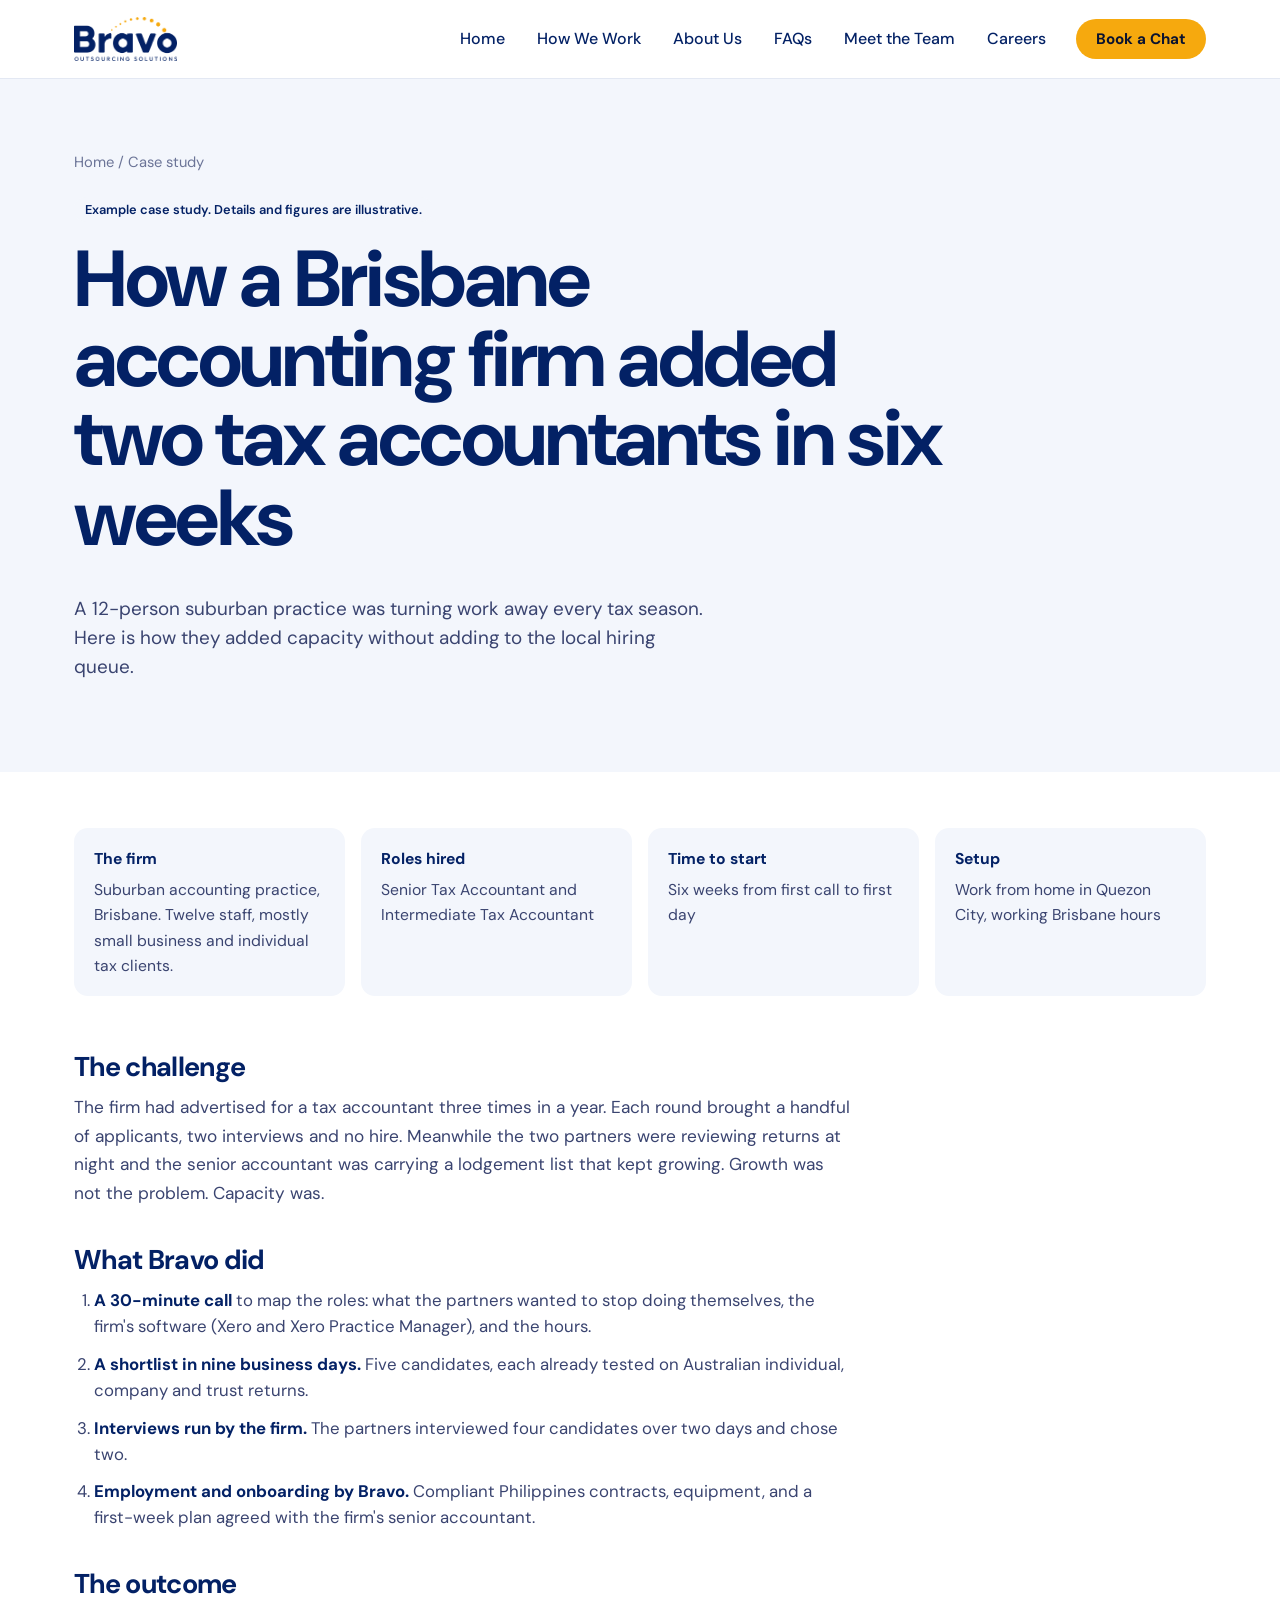
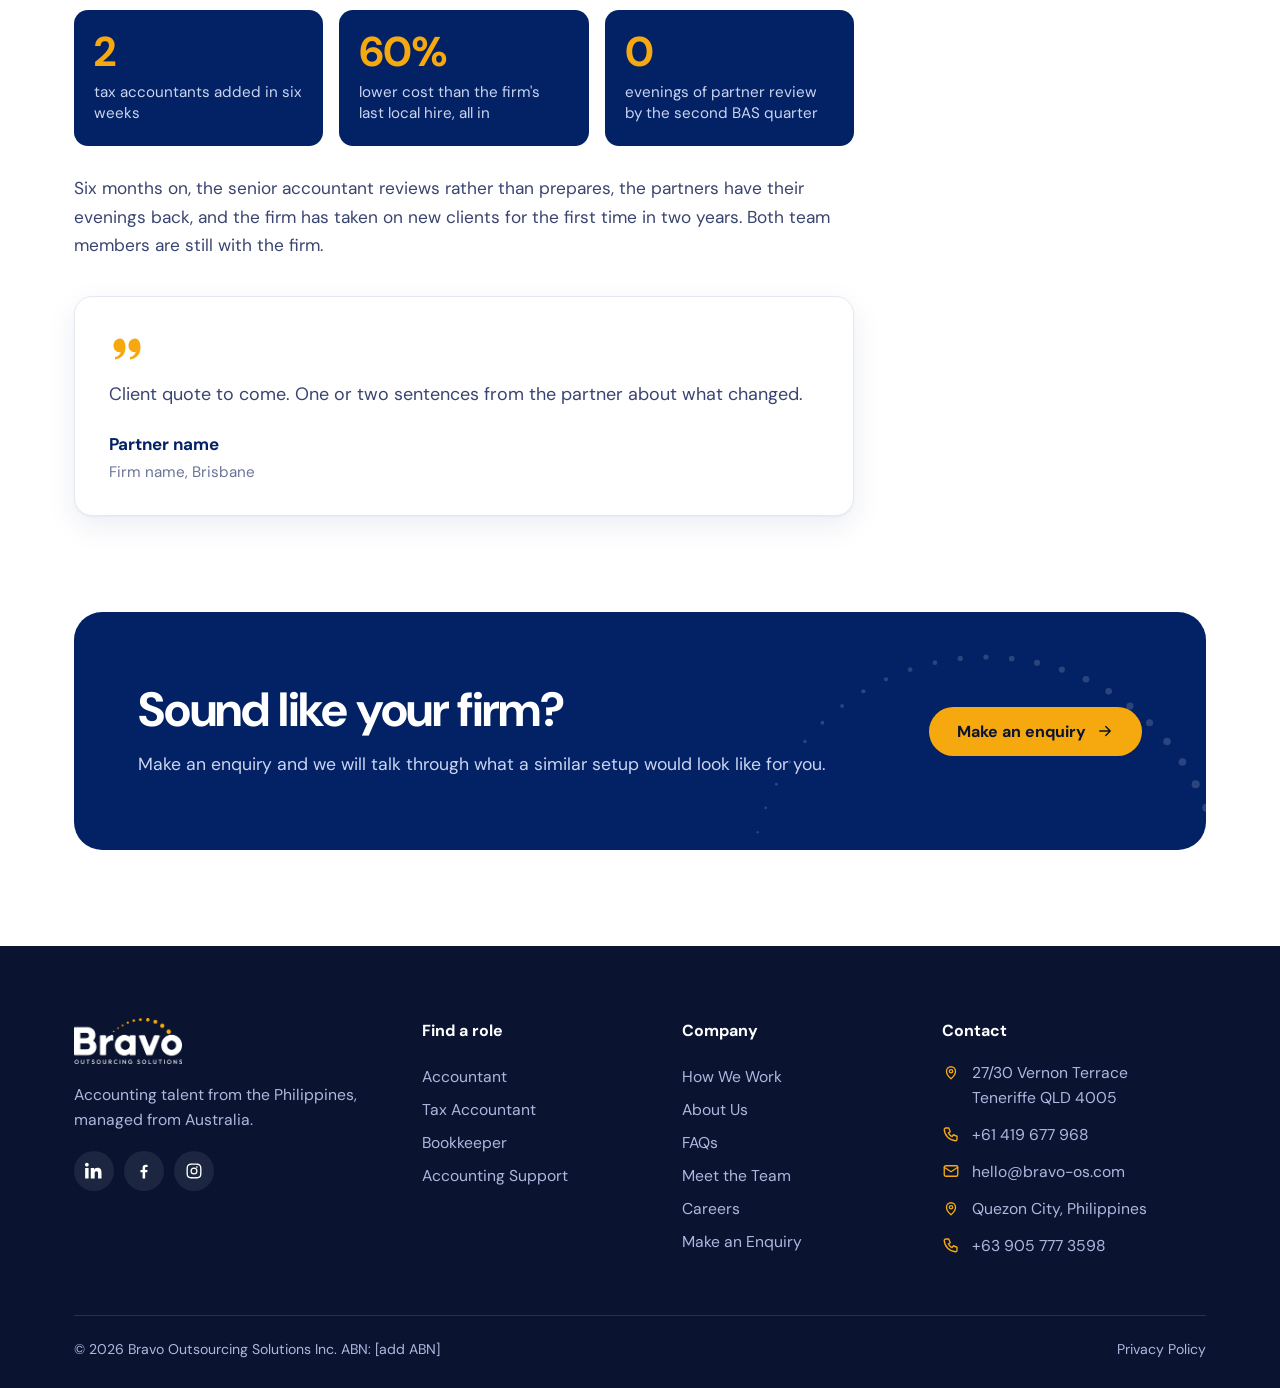
<file: case-study.html>
<!doctype html>
<html lang="en-AU"><head><meta charset="utf-8">
<meta name="viewport" content="width=device-width,initial-scale=1">
<title>Case study | Bravo Outsourcing</title>
<meta name="description" content="How a Brisbane accounting firm added two tax accountants through Bravo in six weeks.">
<link rel="preconnect" href="https://fonts.googleapis.com"><link rel="preconnect" href="https://fonts.gstatic.com" crossorigin>
<link href="https://fonts.googleapis.com/css2?family=DM+Sans:opsz,wght@9..40,400;9..40,500;9..40,700&display=swap" rel="stylesheet">
<link rel="stylesheet" href="assets/site.css">
</head><body class=""><header class="site-header" id="hdr"><div class="wrap header-in">
<a class="logo" href="index.html" aria-label="Bravo Outsourcing home"><img class="lg-dark" src="assets/logo.png" alt="Bravo Outsourcing" width="104" height="44"><img class="lg-light" src="assets/logo-white.png" alt="" width="104" height="44"></a>
<button class="burger" aria-label="Open menu" aria-expanded="false" onclick="var n=document.getElementById('nav');var o=n.classList.toggle('open');this.setAttribute('aria-expanded',o)"><svg class="" viewBox="0 0 24 24" fill="none" stroke="currentColor" stroke-width="1.8" stroke-linecap="round" stroke-linejoin="round" aria-hidden="true"><path d="M4 7h16M4 12h16M4 17h16"/></svg></button>
<nav class="nav" id="nav"><a class="nl" href="index.html">Home</a><a class="nl" href="how-we-work.html">How We Work</a><a class="nl" href="about.html">About Us</a><a class="nl" href="faq.html">FAQs</a><a class="nl" href="team.html">Meet the Team</a><a class="nl" href="careers.html">Careers</a><a class="btn btn-yellow btn-sm" href="enquiry.html">Book a Chat</a></nav>
</div></header>
<section class="phero plain"><div class="wrap">
<p class="crumbs"><a href="index.html">Home</a> / Case study</p>
<span class="tagc" style="margin-bottom:18px">Example case study. Details and figures are illustrative.</span>
<h1 style="max-width:900px">How a Brisbane accounting firm added two tax accountants in six weeks</h1>
<p class="lede">A 12-person suburban practice was turning work away every tax season. Here is how they added capacity without adding to the local hiring queue.</p>
</div></section>

<section style="padding-top:56px"><div class="wrap">
<div class="glance">
<div><b>The firm</b>Suburban accounting practice, Brisbane. Twelve staff, mostly small business and individual tax clients.</div>
<div><b>Roles hired</b>Senior Tax Accountant and Intermediate Tax Accountant</div>
<div><b>Time to start</b>Six weeks from first call to first day</div>
<div><b>Setup</b>Work from home in Quezon City, working Brisbane hours</div>
</div>
<div class="case-body">
<h2>The challenge</h2>
<p>The firm had advertised for a tax accountant three times in a year. Each round brought a handful of applicants, two interviews and no hire. Meanwhile the two partners were reviewing returns at night and the senior accountant was carrying a lodgement list that kept growing. Growth was not the problem. Capacity was.</p>
<h2>What Bravo did</h2>
<ol class="case-steps">
<li><b>A 30-minute call</b> to map the roles: what the partners wanted to stop doing themselves, the firm's software (Xero and Xero Practice Manager), and the hours.</li>
<li><b>A shortlist in nine business days.</b> Five candidates, each already tested on Australian individual, company and trust returns.</li>
<li><b>Interviews run by the firm.</b> The partners interviewed four candidates over two days and chose two.</li>
<li><b>Employment and onboarding by Bravo.</b> Compliant Philippines contracts, equipment, and a first-week plan agreed with the firm's senior accountant.</li>
</ol>
<h2>The outcome</h2>
<div class="stats">
<div><b>2</b>tax accountants added in six weeks</div>
<div><b>60%</b>lower cost than the firm's last local hire, all in</div>
<div><b>0</b>evenings of partner review by the second BAS quarter</div>
</div>
<p>Six months on, the senior accountant reviews rather than prepares, the partners have their evenings back, and the firm has taken on new clients for the first time in two years. Both team members are still with the firm.</p>
<figure class="quote" style="margin-top:36px"><svg class="qmark" viewBox="0 0 24 24" aria-hidden="true"><path d="M7.5 5C5 5 3 7 3 9.8c0 2.4 1.7 4.3 4 4.3.3 0 .6 0 .9-.1-.5 1.8-1.9 3-3.9 3.4V19c4.3-.5 7-3.7 7-8.2C11 7.6 9.6 5 7.5 5zm10 0C15 5 13 7 13 9.8c0 2.4 1.7 4.3 4 4.3.3 0 .6 0 .9-.1-.5 1.8-1.9 3-3.9 3.4V19c4.3-.5 7-3.7 7-8.2 0-3.2-1.4-5.8-3.5-5.8z" fill="currentColor"/></svg><blockquote>Client quote to come. One or two sentences from the partner about what changed.</blockquote><figcaption><b>Partner name</b><span>Firm name, Brisbane</span></figcaption></figure>
</div>
</div></section>
<section class="cta-sec"><div class="wrap"><div class="cta"><svg class="cta-arc" width="640" height="349" viewBox="0 0 220 120" fill="#ffffff" opacity="0.16" aria-hidden="true"><circle cx="13.4" cy="86.1" r="0.5"/><circle cx="16.8" cy="75.8" r="0.6"/><circle cx="21.3" cy="65.8" r="0.6"/><circle cx="26.9" cy="56.4" r="0.7"/><circle cx="33.4" cy="47.7" r="0.7"/><circle cx="40.8" cy="39.8" r="0.8"/><circle cx="49.1" cy="32.7" r="0.8"/><circle cx="58.1" cy="26.5" r="0.9"/><circle cx="67.7" cy="21.4" r="0.9"/><circle cx="77.9" cy="17.3" r="1.0"/><circle cx="88.4" cy="14.4" r="1.0"/><circle cx="99.1" cy="12.6" r="1.1"/><circle cx="110.0" cy="12.0" r="1.1"/><circle cx="120.9" cy="12.6" r="1.2"/><circle cx="131.6" cy="14.4" r="1.3"/><circle cx="142.1" cy="17.3" r="1.3"/><circle cx="152.3" cy="21.4" r="1.4"/><circle cx="161.9" cy="26.5" r="1.4"/><circle cx="170.9" cy="32.7" r="1.5"/><circle cx="179.2" cy="39.8" r="1.5"/><circle cx="186.6" cy="47.7" r="1.6"/><circle cx="193.1" cy="56.4" r="1.6"/><circle cx="198.7" cy="65.8" r="1.7"/><circle cx="203.2" cy="75.8" r="1.7"/><circle cx="206.6" cy="86.1" r="1.8"/></svg><div class="cta-in"><div><h2>Sound like your firm?</h2><p>Make an enquiry and we will talk through what a similar setup would look like for you.</p></div>
<div class="cta-btns"><a class="btn btn-yellow" href="enquiry.html">Make an enquiry <svg class="" viewBox="0 0 24 24" fill="none" stroke="currentColor" stroke-width="1.8" stroke-linecap="round" stroke-linejoin="round" aria-hidden="true"><path d="M5 12h14M13 6l6 6-6 6"/></svg></a></div></div></div></div></section><footer class="site-footer"><div class="wrap">
<div class="f-grid">
<div><img src="assets/logo-white.png" alt="Bravo Outsourcing" width="108" height="46"><p>Accounting talent from the Philippines, managed from Australia.</p><div class="social"><a href="#" aria-label="Bravo on LinkedIn" title="LinkedIn"><svg viewBox="0 0 24 24" fill="currentColor" aria-hidden="true"><path d="M4.98 3.5C4.98 4.88 3.87 6 2.5 6S0 4.88 0 3.5 1.12 1 2.5 1s2.48 1.12 2.48 2.5zM.2 8h4.6v14H.2V8zm7.5 0h4.4v1.9h.1c.6-1.1 2.1-2.3 4.3-2.3 4.6 0 5.5 3 5.5 7V22h-4.6v-6.2c0-1.5 0-3.4-2.1-3.4s-2.4 1.6-2.4 3.3V22H7.7V8z"/></svg></a><a href="#" aria-label="Bravo on Facebook" title="Facebook"><svg viewBox="0 0 24 24" fill="currentColor" aria-hidden="true"><path d="M13.5 22v-8.2h2.8l.4-3.3h-3.2V8.4c0-.9.3-1.6 1.6-1.6h1.7V3.9c-.3 0-1.3-.1-2.5-.1-2.5 0-4.2 1.5-4.2 4.3v2.4H7.3v3.3h2.8V22h3.4z"/></svg></a><a href="#" aria-label="Bravo on Instagram" title="Instagram"><svg viewBox="0 0 24 24" fill="currentColor" aria-hidden="true"><path d="M12 7.3a4.7 4.7 0 100 9.4 4.7 4.7 0 000-9.4zm0 7.7a3 3 0 110-6 3 3 0 010 6zm5-8.2a1.1 1.1 0 11-2.2 0 1.1 1.1 0 012.2 0zM12 2c-2.7 0-3 0-4.1.1-1.1 0-1.8.2-2.4.5-.7.2-1.2.6-1.8 1.1-.5.6-.9 1.1-1.1 1.8-.3.6-.5 1.3-.5 2.4C2 9 2 9.3 2 12s0 3 .1 4.1c0 1.1.2 1.8.5 2.4.2.7.6 1.2 1.1 1.8.6.5 1.1.9 1.8 1.1.6.3 1.3.5 2.4.5C9 22 9.3 22 12 22s3 0 4.1-.1c1.1 0 1.8-.2 2.4-.5.7-.2 1.2-.6 1.8-1.1.5-.6.9-1.1 1.1-1.8.3-.6.5-1.3.5-2.4.1-1.1.1-1.4.1-4.1s0-3-.1-4.1c0-1.1-.2-1.8-.5-2.4-.2-.7-.6-1.2-1.1-1.8-.6-.5-1.1-.9-1.8-1.1-.6-.3-1.3-.5-2.4-.5C15 2 14.7 2 12 2zm0 1.8c2.7 0 3 0 4 .1 1 0 1.5.2 1.9.3.5.2.8.4 1.1.8.4.3.6.6.8 1.1.1.4.3.9.3 1.9.1 1 .1 1.3.1 4s0 3-.1 4c0 1-.2 1.5-.3 1.9-.2.5-.4.8-.8 1.1-.3.4-.6.6-1.1.8-.4.1-.9.3-1.9.3-1 .1-1.3.1-4 .1s-3 0-4-.1c-1 0-1.5-.2-1.9-.3-.5-.2-.8-.4-1.1-.8-.4-.3-.6-.6-.8-1.1-.1-.4-.3-.9-.3-1.9-.1-1-.1-1.3-.1-4s0-3 .1-4c0-1 .2-1.5.3-1.9.2-.5.4-.8.8-1.1.3-.4.6-.6 1.1-.8.4-.1.9-.3 1.9-.3 1-.1 1.3-.1 4-.1z"/></svg></a></div></div>
<div><h4>Find a role</h4><a href="accountant.html">Accountant</a><a href="tax-accountant.html">Tax Accountant</a><a href="bookkeeper.html">Bookkeeper</a><a href="accounting-support.html">Accounting Support</a></div>
<div><h4>Company</h4><a href="how-we-work.html">How We Work</a><a href="about.html">About Us</a><a href="faq.html">FAQs</a><a href="team.html">Meet the Team</a><a href="careers.html">Careers</a><a href="enquiry.html">Make an Enquiry</a></div>
<div class="f-contact"><h4>Contact</h4><p><svg viewBox="0 0 24 24" fill="none" stroke="currentColor" stroke-width="1.8" stroke-linecap="round" stroke-linejoin="round" aria-hidden="true"><path d="M12 21s-6-5.2-6-10a6 6 0 0112 0c0 4.8-6 10-6 10z"/><circle cx="12" cy="11" r="2.2"/></svg><span>27/30 Vernon Terrace<br>Teneriffe QLD 4005</span></p><p><svg viewBox="0 0 24 24" fill="none" stroke="currentColor" stroke-width="1.8" stroke-linecap="round" stroke-linejoin="round" aria-hidden="true"><path d="M5 4h4l2 5-2.5 1.5a11 11 0 005 5L15 13l5 2v4a2 2 0 01-2 2A16 16 0 013 6a2 2 0 012-2z"/></svg><a href="tel:+61419677968">+61 419 677 968</a></p><p><svg viewBox="0 0 24 24" fill="none" stroke="currentColor" stroke-width="1.8" stroke-linecap="round" stroke-linejoin="round" aria-hidden="true"><rect x="3" y="5" width="18" height="14" rx="2"/><path d="M3 7l9 6 9-6"/></svg><a href="mailto:hello@bravo-os.com">hello@bravo-os.com</a></p><p><svg viewBox="0 0 24 24" fill="none" stroke="currentColor" stroke-width="1.8" stroke-linecap="round" stroke-linejoin="round" aria-hidden="true"><path d="M12 21s-6-5.2-6-10a6 6 0 0112 0c0 4.8-6 10-6 10z"/><circle cx="12" cy="11" r="2.2"/></svg><span>Quezon City, Philippines</span></p><p><svg viewBox="0 0 24 24" fill="none" stroke="currentColor" stroke-width="1.8" stroke-linecap="round" stroke-linejoin="round" aria-hidden="true"><path d="M5 4h4l2 5-2.5 1.5a11 11 0 005 5L15 13l5 2v4a2 2 0 01-2 2A16 16 0 013 6a2 2 0 012-2z"/></svg><a href="tel:+639057773598">+63 905 777 3598</a></p></div>
</div>
<div class="legal"><span>&copy; 2026 Bravo Outsourcing Solutions Inc. ABN: [add ABN]</span><a href="#">Privacy Policy</a></div>
</div></footer>
<script>
(function(){var els=document.querySelectorAll('.reveal');
if(!('IntersectionObserver' in window)){els.forEach(function(e){e.classList.add('in')});return}
var io=new IntersectionObserver(function(es){es.forEach(function(e){if(e.isIntersecting){e.target.classList.add('in');io.unobserve(e.target)}})},{threshold:.12});
els.forEach(function(e){io.observe(e)});
var st=document.querySelectorAll('.statement');var io2=new IntersectionObserver(function(es){es.forEach(function(e){if(e.isIntersecting){var ws=e.target.querySelectorAll('.w');ws.forEach(function(w,i){w.style.transitionDelay=(i*70)+'ms'});e.target.classList.add('in');io2.unobserve(e.target)}})},{threshold:.3});
st.forEach(function(e){io2.observe(e)});
var h=document.getElementById('hdr');if(h&&h.classList.contains('over')){var f=function(){h.classList.toggle('solid',window.scrollY>40)};f();window.addEventListener('scroll',f,{passive:true})}})();
</script></body></html>
</file>
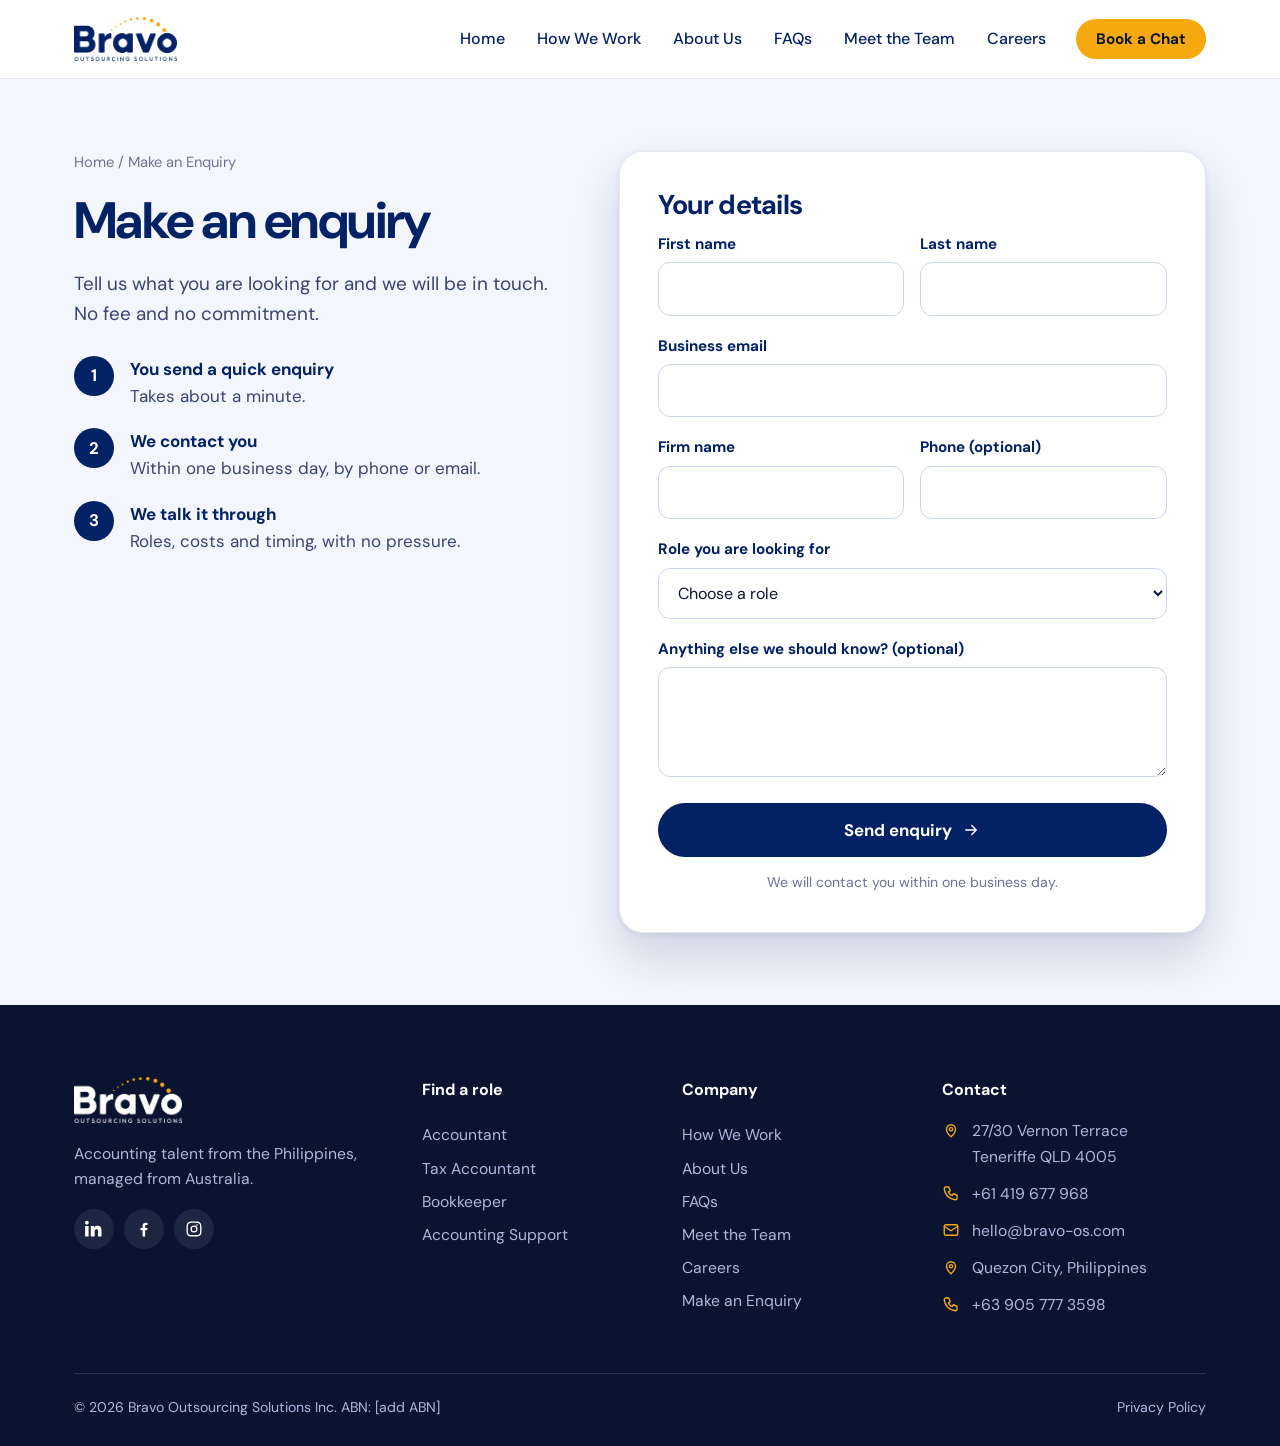
<file: enquiry.html>
<!doctype html>
<html lang="en-AU"><head><meta charset="utf-8">
<meta name="viewport" content="width=device-width,initial-scale=1">
<title>Make an Enquiry | Bravo Outsourcing</title>
<meta name="description" content="Tell Bravo what you are looking for and we will contact you within one business day.">
<link rel="preconnect" href="https://fonts.googleapis.com"><link rel="preconnect" href="https://fonts.gstatic.com" crossorigin>
<link href="https://fonts.googleapis.com/css2?family=DM+Sans:opsz,wght@9..40,400;9..40,500;9..40,700&display=swap" rel="stylesheet">
<link rel="stylesheet" href="assets/site.css">
</head><body class=""><header class="site-header" id="hdr"><div class="wrap header-in">
<a class="logo" href="index.html" aria-label="Bravo Outsourcing home"><img class="lg-dark" src="assets/logo.png" alt="Bravo Outsourcing" width="104" height="44"><img class="lg-light" src="assets/logo-white.png" alt="" width="104" height="44"></a>
<button class="burger" aria-label="Open menu" aria-expanded="false" onclick="var n=document.getElementById('nav');var o=n.classList.toggle('open');this.setAttribute('aria-expanded',o)"><svg class="" viewBox="0 0 24 24" fill="none" stroke="currentColor" stroke-width="1.8" stroke-linecap="round" stroke-linejoin="round" aria-hidden="true"><path d="M4 7h16M4 12h16M4 17h16"/></svg></button>
<nav class="nav" id="nav"><a class="nl" href="index.html">Home</a><a class="nl" href="how-we-work.html">How We Work</a><a class="nl" href="about.html">About Us</a><a class="nl" href="faq.html">FAQs</a><a class="nl" href="team.html">Meet the Team</a><a class="nl" href="careers.html">Careers</a><a class="btn btn-yellow btn-sm" href="enquiry.html">Book a Chat</a></nav>
</div></header>
<section class="tint" style="padding:72px 0"><div class="wrap enq">
<div><p class="crumbs"><a href="index.html">Home</a> / Make an Enquiry</p><h1 style="font-size:clamp(2.2rem,4.4vw,3.2rem)">Make an enquiry</h1>
<p class="lede">Tell us what you are looking for and we will be in touch. No fee and no commitment.</p>
<ol class="next"><li><span class="n">1</span><div><strong>You send a quick enquiry</strong>Takes about a minute.</div></li>
<li><span class="n">2</span><div><strong>We contact you</strong>Within one business day, by phone or email.</div></li>
<li><span class="n">3</span><div><strong>We talk it through</strong>Roles, costs and timing, with no pressure.</div></li></ol></div>
<div class="formcard"><h2>Your details</h2>
<form name="enquiry" method="POST" action="thanks.html" data-netlify="true" netlify-honeypot="bot-field">
<input type="hidden" name="form-name" value="enquiry"><p class="hp"><label>Leave blank <input name="bot-field"></label></p>
<div class="row"><div class="field"><label for="fn">First name</label><input id="fn" name="first_name" required autocomplete="given-name"></div>
<div class="field"><label for="ln">Last name</label><input id="ln" name="last_name" required autocomplete="family-name"></div></div>
<div class="field"><label for="em">Business email</label><input id="em" type="email" name="email" required autocomplete="email"></div>
<div class="row"><div class="field"><label for="fm">Firm name</label><input id="fm" name="firm" autocomplete="organization"></div>
<div class="field"><label for="ph">Phone (optional)</label><input id="ph" type="tel" name="phone" autocomplete="tel"></div></div>
<div class="field"><label for="role">Role you are looking for</label><select id="role" name="role"><option value="">Choose a role</option><option>Financial Accountant</option><option>Management Accountant</option><option>Senior Tax Accountant</option><option>Intermediate Tax Accountant</option><option>SMSF Accountant</option><option>Senior Bookkeeper</option><option>Bookkeeper</option><option>Payroll</option><option>Accounts Payable</option><option>Accounts Receivable</option><option>Something else</option><option>Not sure yet</option></select></div>
<div class="field"><label for="msg">Anything else we should know? (optional)</label><textarea id="msg" name="message"></textarea></div>
<button class="btn" type="submit">Send enquiry <svg class="" viewBox="0 0 24 24" fill="none" stroke="currentColor" stroke-width="1.8" stroke-linecap="round" stroke-linejoin="round" aria-hidden="true"><path d="M5 12h14M13 6l6 6-6 6"/></svg></button>
<p class="fine">We will contact you within one business day.</p></form></div>
</div></section>
<script>
(function(){try{var r=new URLSearchParams(location.search).get('role');if(!r)return;var s=document.getElementById('role');
for(var i=0;i<s.options.length;i++){if(s.options[i].text.toLowerCase()===r.toLowerCase()){s.selectedIndex=i;return}}
for(var j=0;j<s.options.length;j++){if(s.options[j].text.toLowerCase().indexOf(r.toLowerCase())>-1){s.selectedIndex=j;return}}}catch(e){}})();
</script><footer class="site-footer"><div class="wrap">
<div class="f-grid">
<div><img src="assets/logo-white.png" alt="Bravo Outsourcing" width="108" height="46"><p>Accounting talent from the Philippines, managed from Australia.</p><div class="social"><a href="#" aria-label="Bravo on LinkedIn" title="LinkedIn"><svg viewBox="0 0 24 24" fill="currentColor" aria-hidden="true"><path d="M4.98 3.5C4.98 4.88 3.87 6 2.5 6S0 4.88 0 3.5 1.12 1 2.5 1s2.48 1.12 2.48 2.5zM.2 8h4.6v14H.2V8zm7.5 0h4.4v1.9h.1c.6-1.1 2.1-2.3 4.3-2.3 4.6 0 5.5 3 5.5 7V22h-4.6v-6.2c0-1.5 0-3.4-2.1-3.4s-2.4 1.6-2.4 3.3V22H7.7V8z"/></svg></a><a href="#" aria-label="Bravo on Facebook" title="Facebook"><svg viewBox="0 0 24 24" fill="currentColor" aria-hidden="true"><path d="M13.5 22v-8.2h2.8l.4-3.3h-3.2V8.4c0-.9.3-1.6 1.6-1.6h1.7V3.9c-.3 0-1.3-.1-2.5-.1-2.5 0-4.2 1.5-4.2 4.3v2.4H7.3v3.3h2.8V22h3.4z"/></svg></a><a href="#" aria-label="Bravo on Instagram" title="Instagram"><svg viewBox="0 0 24 24" fill="currentColor" aria-hidden="true"><path d="M12 7.3a4.7 4.7 0 100 9.4 4.7 4.7 0 000-9.4zm0 7.7a3 3 0 110-6 3 3 0 010 6zm5-8.2a1.1 1.1 0 11-2.2 0 1.1 1.1 0 012.2 0zM12 2c-2.7 0-3 0-4.1.1-1.1 0-1.8.2-2.4.5-.7.2-1.2.6-1.8 1.1-.5.6-.9 1.1-1.1 1.8-.3.6-.5 1.3-.5 2.4C2 9 2 9.3 2 12s0 3 .1 4.1c0 1.1.2 1.8.5 2.4.2.7.6 1.2 1.1 1.8.6.5 1.1.9 1.8 1.1.6.3 1.3.5 2.4.5C9 22 9.3 22 12 22s3 0 4.1-.1c1.1 0 1.8-.2 2.4-.5.7-.2 1.2-.6 1.8-1.1.5-.6.9-1.1 1.1-1.8.3-.6.5-1.3.5-2.4.1-1.1.1-1.4.1-4.1s0-3-.1-4.1c0-1.1-.2-1.8-.5-2.4-.2-.7-.6-1.2-1.1-1.8-.6-.5-1.1-.9-1.8-1.1-.6-.3-1.3-.5-2.4-.5C15 2 14.7 2 12 2zm0 1.8c2.7 0 3 0 4 .1 1 0 1.5.2 1.9.3.5.2.8.4 1.1.8.4.3.6.6.8 1.1.1.4.3.9.3 1.9.1 1 .1 1.3.1 4s0 3-.1 4c0 1-.2 1.5-.3 1.9-.2.5-.4.8-.8 1.1-.3.4-.6.6-1.1.8-.4.1-.9.3-1.9.3-1 .1-1.3.1-4 .1s-3 0-4-.1c-1 0-1.5-.2-1.9-.3-.5-.2-.8-.4-1.1-.8-.4-.3-.6-.6-.8-1.1-.1-.4-.3-.9-.3-1.9-.1-1-.1-1.3-.1-4s0-3 .1-4c0-1 .2-1.5.3-1.9.2-.5.4-.8.8-1.1.3-.4.6-.6 1.1-.8.4-.1.9-.3 1.9-.3 1-.1 1.3-.1 4-.1z"/></svg></a></div></div>
<div><h4>Find a role</h4><a href="accountant.html">Accountant</a><a href="tax-accountant.html">Tax Accountant</a><a href="bookkeeper.html">Bookkeeper</a><a href="accounting-support.html">Accounting Support</a></div>
<div><h4>Company</h4><a href="how-we-work.html">How We Work</a><a href="about.html">About Us</a><a href="faq.html">FAQs</a><a href="team.html">Meet the Team</a><a href="careers.html">Careers</a><a href="enquiry.html">Make an Enquiry</a></div>
<div class="f-contact"><h4>Contact</h4><p><svg viewBox="0 0 24 24" fill="none" stroke="currentColor" stroke-width="1.8" stroke-linecap="round" stroke-linejoin="round" aria-hidden="true"><path d="M12 21s-6-5.2-6-10a6 6 0 0112 0c0 4.8-6 10-6 10z"/><circle cx="12" cy="11" r="2.2"/></svg><span>27/30 Vernon Terrace<br>Teneriffe QLD 4005</span></p><p><svg viewBox="0 0 24 24" fill="none" stroke="currentColor" stroke-width="1.8" stroke-linecap="round" stroke-linejoin="round" aria-hidden="true"><path d="M5 4h4l2 5-2.5 1.5a11 11 0 005 5L15 13l5 2v4a2 2 0 01-2 2A16 16 0 013 6a2 2 0 012-2z"/></svg><a href="tel:+61419677968">+61 419 677 968</a></p><p><svg viewBox="0 0 24 24" fill="none" stroke="currentColor" stroke-width="1.8" stroke-linecap="round" stroke-linejoin="round" aria-hidden="true"><rect x="3" y="5" width="18" height="14" rx="2"/><path d="M3 7l9 6 9-6"/></svg><a href="mailto:hello@bravo-os.com">hello@bravo-os.com</a></p><p><svg viewBox="0 0 24 24" fill="none" stroke="currentColor" stroke-width="1.8" stroke-linecap="round" stroke-linejoin="round" aria-hidden="true"><path d="M12 21s-6-5.2-6-10a6 6 0 0112 0c0 4.8-6 10-6 10z"/><circle cx="12" cy="11" r="2.2"/></svg><span>Quezon City, Philippines</span></p><p><svg viewBox="0 0 24 24" fill="none" stroke="currentColor" stroke-width="1.8" stroke-linecap="round" stroke-linejoin="round" aria-hidden="true"><path d="M5 4h4l2 5-2.5 1.5a11 11 0 005 5L15 13l5 2v4a2 2 0 01-2 2A16 16 0 013 6a2 2 0 012-2z"/></svg><a href="tel:+639057773598">+63 905 777 3598</a></p></div>
</div>
<div class="legal"><span>&copy; 2026 Bravo Outsourcing Solutions Inc. ABN: [add ABN]</span><a href="#">Privacy Policy</a></div>
</div></footer>
<script>
(function(){var els=document.querySelectorAll('.reveal');
if(!('IntersectionObserver' in window)){els.forEach(function(e){e.classList.add('in')});return}
var io=new IntersectionObserver(function(es){es.forEach(function(e){if(e.isIntersecting){e.target.classList.add('in');io.unobserve(e.target)}})},{threshold:.12});
els.forEach(function(e){io.observe(e)});
var st=document.querySelectorAll('.statement');var io2=new IntersectionObserver(function(es){es.forEach(function(e){if(e.isIntersecting){var ws=e.target.querySelectorAll('.w');ws.forEach(function(w,i){w.style.transitionDelay=(i*70)+'ms'});e.target.classList.add('in');io2.unobserve(e.target)}})},{threshold:.3});
st.forEach(function(e){io2.observe(e)});
var h=document.getElementById('hdr');if(h&&h.classList.contains('over')){var f=function(){h.classList.toggle('solid',window.scrollY>40)};f();window.addEventListener('scroll',f,{passive:true})}})();
</script></body></html>
</file>
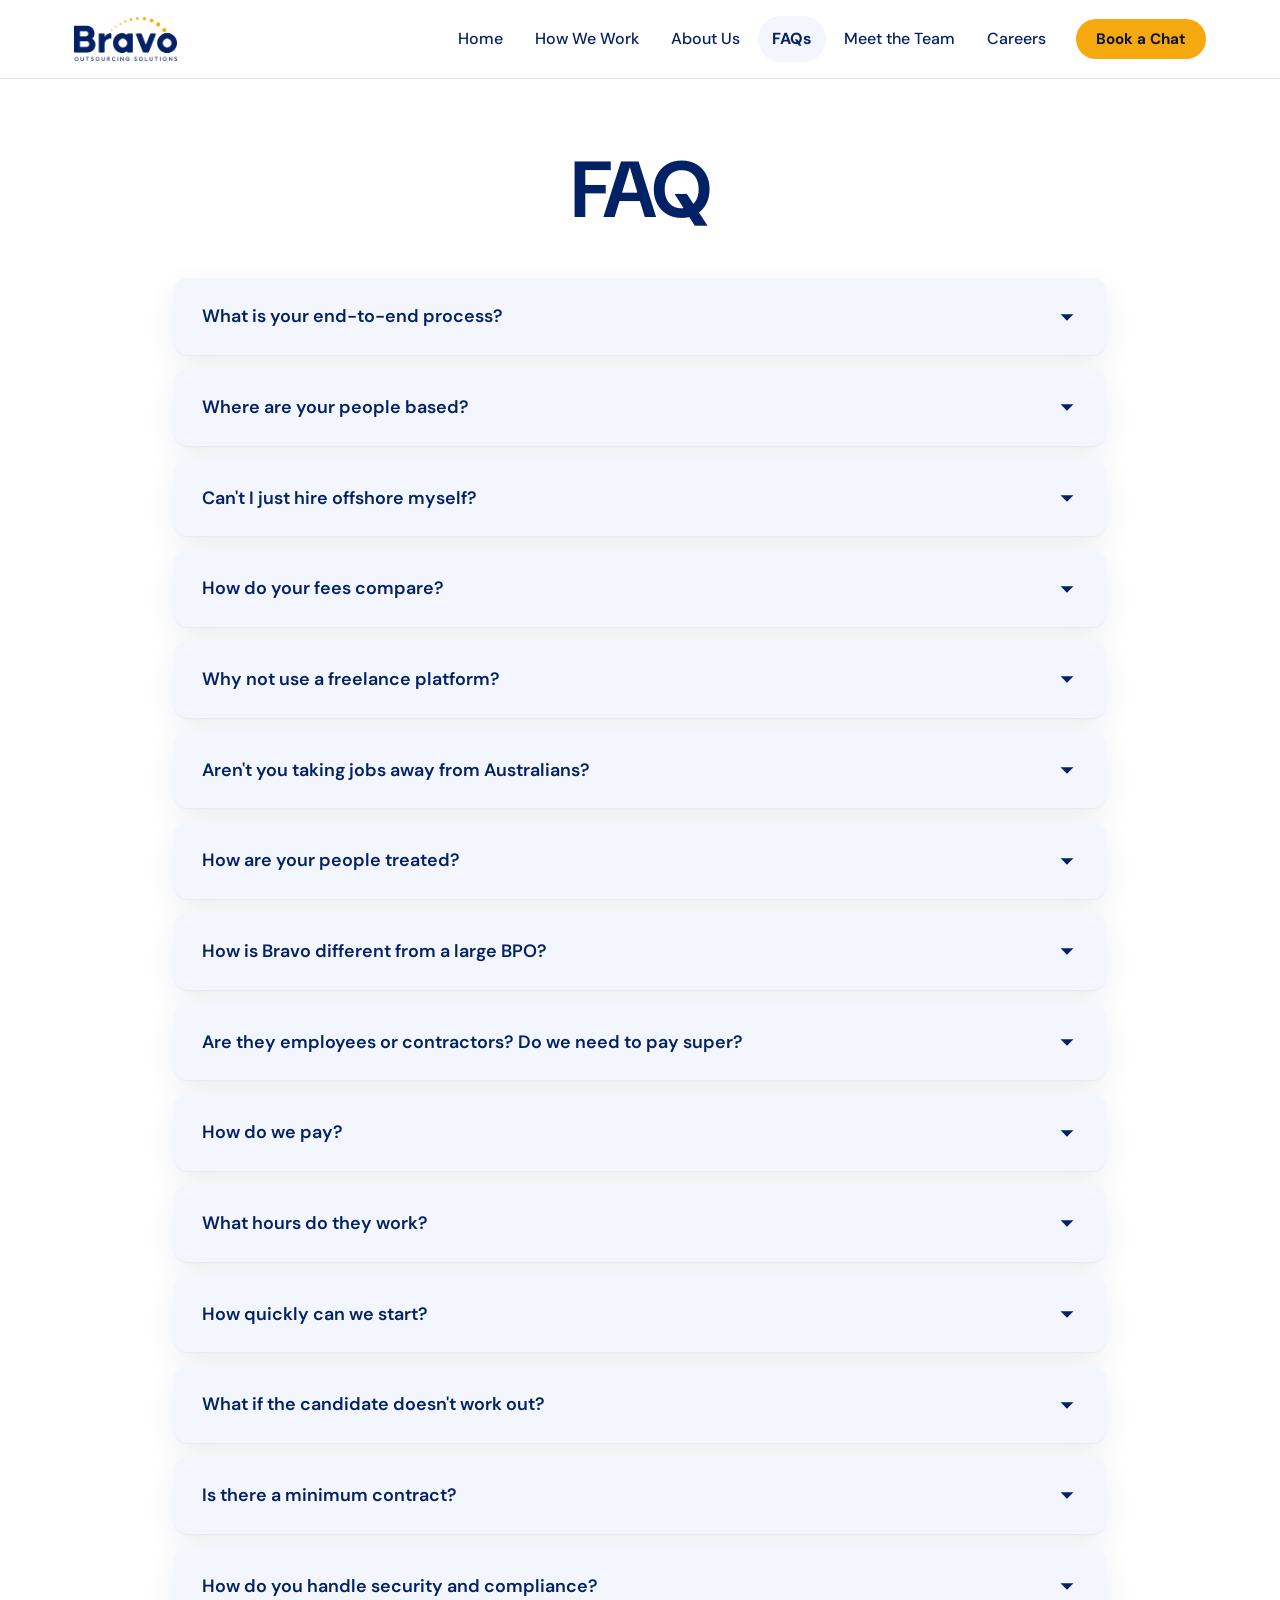
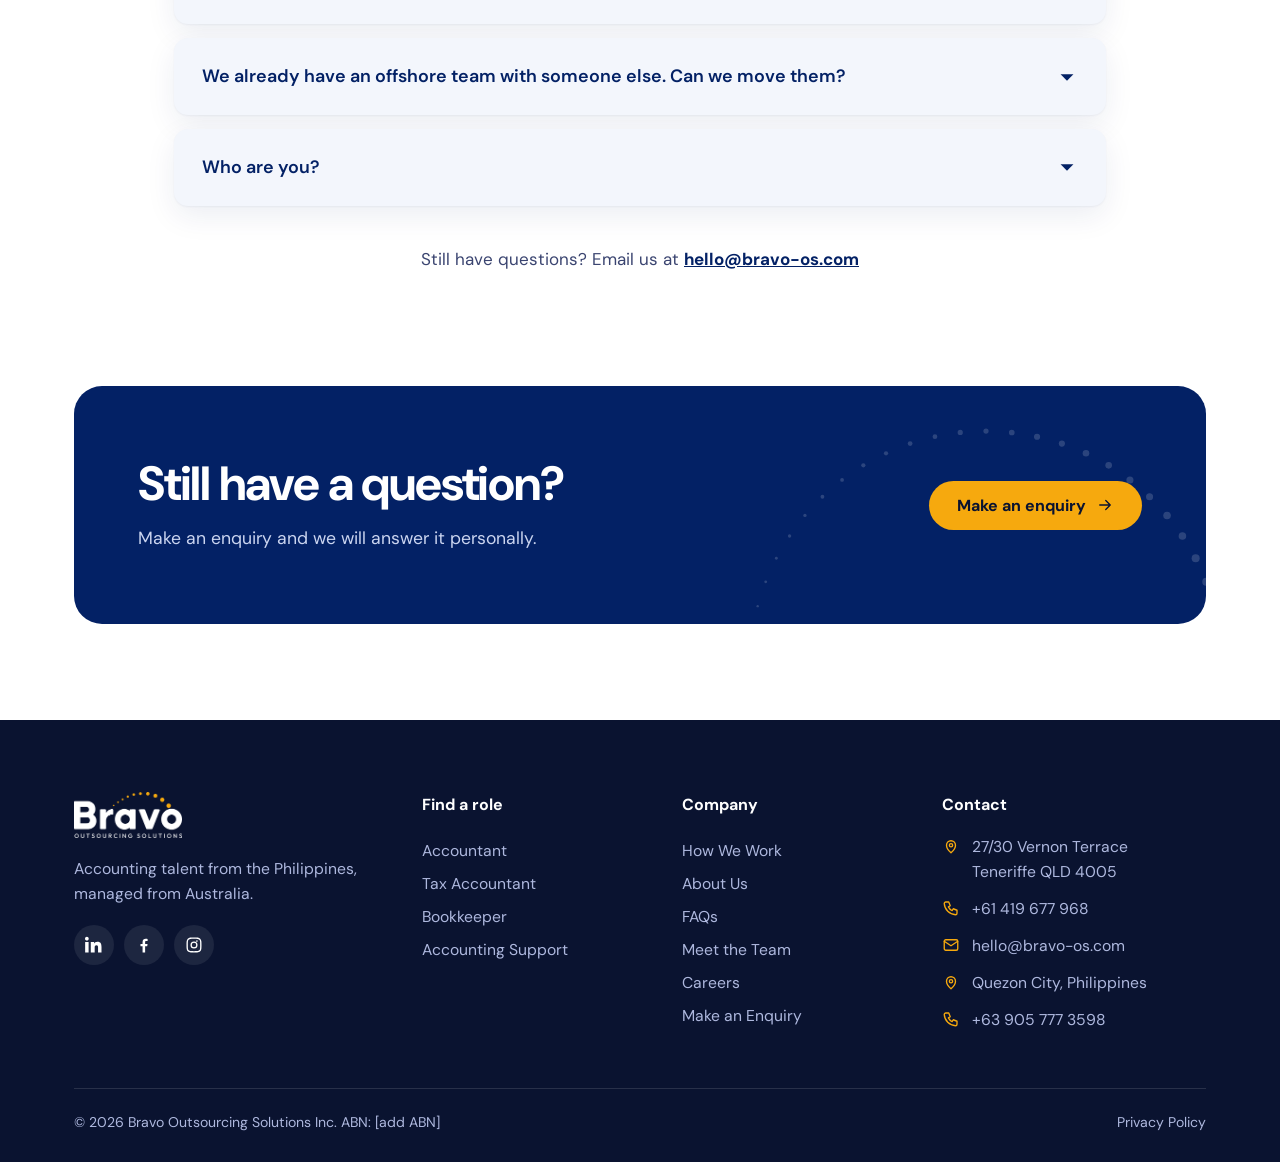
<file: faq.html>
<!doctype html>
<html lang="en-AU"><head><meta charset="utf-8">
<meta name="viewport" content="width=device-width,initial-scale=1">
<title>FAQ | Bravo Outsourcing</title>
<meta name="description" content="Answers about hiring offshore accountants and bookkeepers through Bravo: process, cost, employment, hours, security and more.">
<link rel="preconnect" href="https://fonts.googleapis.com"><link rel="preconnect" href="https://fonts.gstatic.com" crossorigin>
<link href="https://fonts.googleapis.com/css2?family=DM+Sans:opsz,wght@9..40,400;9..40,500;9..40,700&display=swap" rel="stylesheet">
<link rel="stylesheet" href="assets/site.css">
</head><body class=""><header class="site-header" id="hdr"><div class="wrap header-in">
<a class="logo" href="index.html" aria-label="Bravo Outsourcing home"><img class="lg-dark" src="assets/logo.png" alt="Bravo Outsourcing" width="104" height="44"><img class="lg-light" src="assets/logo-white.png" alt="" width="104" height="44"></a>
<button class="burger" aria-label="Open menu" aria-expanded="false" onclick="var n=document.getElementById('nav');var o=n.classList.toggle('open');this.setAttribute('aria-expanded',o)"><svg class="" viewBox="0 0 24 24" fill="none" stroke="currentColor" stroke-width="1.8" stroke-linecap="round" stroke-linejoin="round" aria-hidden="true"><path d="M4 7h16M4 12h16M4 17h16"/></svg></button>
<nav class="nav" id="nav"><a class="nl" href="index.html">Home</a><a class="nl" href="how-we-work.html">How We Work</a><a class="nl" href="about.html">About Us</a><a class="nl on" href="faq.html">FAQs</a><a class="nl" href="team.html">Meet the Team</a><a class="nl" href="careers.html">Careers</a><a class="btn btn-yellow btn-sm" href="enquiry.html">Book a Chat</a></nav>
</div></header>
<section style="padding:72px 0 96px"><div class="wrap" style="max-width:980px">
<h1 class="center" style="margin-bottom:48px">FAQ</h1>
<div class="faq-list"><details class="fq"><summary>What is your end-to-end process?<span class="chev"><svg viewBox="0 0 24 24" aria-hidden="true"><path d="M5 9l7 7 7-7z" fill="currentColor"/></svg></span></summary><div class="ans"><p>You make an enquiry and we have a short call about the role, your software and the hours you need. We search our tested pool and send a shortlist, usually within about 10 business days. You interview the people you like and choose. Bravo employs your team member in the Philippines, handles onboarding, and stays on hand after they start. See <a href="how-we-work.html">How We Work</a>.</p></div></details><details class="fq"><summary>Where are your people based?<span class="chev"><svg viewBox="0 0 24 24" aria-hidden="true"><path d="M5 9l7 7 7-7z" fill="currentColor"/></svg></span></summary><div class="ans"><p>The Philippines. Our people team and office are in Quezon City, and team members work from home or from our office. The business is managed from Brisbane.</p></div></details><details class="fq"><summary>Can't I just hire offshore myself?<span class="chev"><svg viewBox="0 0 24 24" aria-hidden="true"><path d="M5 9l7 7 7-7z" fill="currentColor"/></svg></span></summary><div class="ans"><p>You can. What you take on is foreign employment and payroll compliance, screening for Australian experience, managing performance remotely, and finding a replacement if it does not work out. Bravo does all of that, and every candidate is checked on Australian work before you meet them.</p></div></details><details class="fq"><summary>How do your fees compare?<span class="chev"><svg viewBox="0 0 24 24" aria-hidden="true"><path d="M5 9l7 7 7-7z" fill="currentColor"/></svg></span></summary><div class="ans"><p>You pay the salary plus a transparent monthly management fee, invoiced in AUD. Typical all-in cost for an experienced bookkeeper or accountant is $3,000 to $4,500 a month. We show you the exact breakdown before you commit to anything, so you always know what your team member is paid.</p></div></details><details class="fq"><summary>Why not use a freelance platform?<span class="chev"><svg viewBox="0 0 24 24" aria-hidden="true"><path d="M5 9l7 7 7-7z" fill="currentColor"/></svg></span></summary><div class="ans"><p>Freelancers juggle several clients, are rarely tested on Australian tax or software, and move on. A Bravo team member is full time, employed properly, works your business hours, and works for you alone.</p></div></details><details class="fq"><summary>Aren't you taking jobs away from Australians?<span class="chev"><svg viewBox="0 0 24 24" aria-hidden="true"><path d="M5 9l7 7 7-7z" fill="currentColor"/></svg></span></summary><div class="ans"><p>Most of our clients come to us because they could not fill the role locally. Adding capacity offshore usually means the Australian team can take on more clients and more senior work, not less.</p></div></details><details class="fq"><summary>How are your people treated?<span class="chev"><svg viewBox="0 0 24 24" aria-hidden="true"><path d="M5 9l7 7 7-7z" fill="currentColor"/></svg></span></summary><div class="ans"><p>Every team member is employed by Bravo under a compliant Philippines contract with statutory benefits, paid fairly, and works daytime hours because they work the Australian day. You see what they are paid. We do not hide the salary inside a bundled rate.</p></div></details><details class="fq"><summary>How is Bravo different from a large BPO?<span class="chev"><svg viewBox="0 0 24 24" aria-hidden="true"><path d="M5 9l7 7 7-7z" fill="currentColor"/></svg></span></summary><div class="ans"><p>We are a small senior team, not a floor of hundreds. You interview and choose your own team member, they work for you alone rather than across several accounts, and the salary and our fee are shown separately. When something needs fixing, you call someone who knows your account.</p></div></details><details class="fq"><summary>Are they employees or contractors? Do we need to pay super?<span class="chev"><svg viewBox="0 0 24 24" aria-hidden="true"><path d="M5 9l7 7 7-7z" fill="currentColor"/></svg></span></summary><div class="ans"><p>Bravo employs your team member in the Philippines under a local employment contract. You engage Bravo under an Australian services agreement, so there is no Australian payroll, superannuation or PAYG for you to run. You receive one monthly invoice.</p></div></details><details class="fq"><summary>How do we pay?<span class="chev"><svg viewBox="0 0 24 24" aria-hidden="true"><path d="M5 9l7 7 7-7z" fill="currentColor"/></svg></span></summary><div class="ans"><p>One invoice a month, in AUD, covering salary and the management fee.</p></div></details><details class="fq"><summary>What hours do they work?<span class="chev"><svg viewBox="0 0 24 24" aria-hidden="true"><path d="M5 9l7 7 7-7z" fill="currentColor"/></svg></span></summary><div class="ans"><p>Your business hours. The Philippines is two to three hours behind the Australian east coast depending on daylight saving, so your team member works the Australian day.</p></div></details><details class="fq"><summary>How quickly can we start?<span class="chev"><svg viewBox="0 0 24 24" aria-hidden="true"><path d="M5 9l7 7 7-7z" fill="currentColor"/></svg></span></summary><div class="ans"><p>A shortlist usually takes about 10 business days. A start date is typically within 30 days of engagement, depending on the candidate's notice period.</p></div></details><details class="fq"><summary>What if the candidate doesn't work out?<span class="chev"><svg viewBox="0 0 24 24" aria-hidden="true"><path d="M5 9l7 7 7-7z" fill="currentColor"/></svg></span></summary><div class="ans"><p>In the first 90 days we replace them at no cost. After that we are happy to re-recruit for you. Ask us for the current terms.</p></div></details><details class="fq"><summary>Is there a minimum contract?<span class="chev"><svg viewBox="0 0 24 24" aria-hidden="true"><path d="M5 9l7 7 7-7z" fill="currentColor"/></svg></span></summary><div class="ans"><p>We explain the term and notice period upfront in your proposal, so there are no surprises. Ask us for the current terms.</p></div></details><details class="fq"><summary>How do you handle security and compliance?<span class="chev"><svg viewBox="0 0 24 24" aria-hidden="true"><path d="M5 9l7 7 7-7z" fill="currentColor"/></svg></span></summary><div class="ans"><p>Team members sign confidentiality agreements and work through your own systems and practice management software rather than saving files locally. We can also arrange secure devices and background checks. Talk to us about the setup your firm needs.</p></div></details><details class="fq"><summary>We already have an offshore team with someone else. Can we move them?<span class="chev"><svg viewBox="0 0 24 24" aria-hidden="true"><path d="M5 9l7 7 7-7z" fill="currentColor"/></svg></span></summary><div class="ans"><p>Yes. Tell us about your current setup in an enquiry and we will explain how a transition would work.</p></div></details><details class="fq"><summary>Who are you?<span class="chev"><svg viewBox="0 0 24 24" aria-hidden="true"><path d="M5 9l7 7 7-7z" fill="currentColor"/></svg></span></summary><div class="ans"><p>Bravo was founded by Australian finance and accounting professionals who had hired offshore themselves and wanted a more transparent way to do it. We are a small senior team across Brisbane and Quezon City. <a href="team.html">Meet the team</a>.</p></div></details></div>
<p class="center" style="margin-top:40px;color:var(--text)">Still have questions? Email us at <a href="mailto:hello@bravo-os.com" style="font-weight:700">hello@bravo-os.com</a></p>
</div></section>
<section class="cta-sec"><div class="wrap"><div class="cta"><svg class="cta-arc" width="640" height="349" viewBox="0 0 220 120" fill="#ffffff" opacity="0.16" aria-hidden="true"><circle cx="13.4" cy="86.1" r="0.5"/><circle cx="16.8" cy="75.8" r="0.6"/><circle cx="21.3" cy="65.8" r="0.6"/><circle cx="26.9" cy="56.4" r="0.7"/><circle cx="33.4" cy="47.7" r="0.7"/><circle cx="40.8" cy="39.8" r="0.8"/><circle cx="49.1" cy="32.7" r="0.8"/><circle cx="58.1" cy="26.5" r="0.9"/><circle cx="67.7" cy="21.4" r="0.9"/><circle cx="77.9" cy="17.3" r="1.0"/><circle cx="88.4" cy="14.4" r="1.0"/><circle cx="99.1" cy="12.6" r="1.1"/><circle cx="110.0" cy="12.0" r="1.1"/><circle cx="120.9" cy="12.6" r="1.2"/><circle cx="131.6" cy="14.4" r="1.3"/><circle cx="142.1" cy="17.3" r="1.3"/><circle cx="152.3" cy="21.4" r="1.4"/><circle cx="161.9" cy="26.5" r="1.4"/><circle cx="170.9" cy="32.7" r="1.5"/><circle cx="179.2" cy="39.8" r="1.5"/><circle cx="186.6" cy="47.7" r="1.6"/><circle cx="193.1" cy="56.4" r="1.6"/><circle cx="198.7" cy="65.8" r="1.7"/><circle cx="203.2" cy="75.8" r="1.7"/><circle cx="206.6" cy="86.1" r="1.8"/></svg><div class="cta-in"><div><h2>Still have a question?</h2><p>Make an enquiry and we will answer it personally.</p></div>
<div class="cta-btns"><a class="btn btn-yellow" href="enquiry.html">Make an enquiry <svg class="" viewBox="0 0 24 24" fill="none" stroke="currentColor" stroke-width="1.8" stroke-linecap="round" stroke-linejoin="round" aria-hidden="true"><path d="M5 12h14M13 6l6 6-6 6"/></svg></a></div></div></div></div></section><footer class="site-footer"><div class="wrap">
<div class="f-grid">
<div><img src="assets/logo-white.png" alt="Bravo Outsourcing" width="108" height="46"><p>Accounting talent from the Philippines, managed from Australia.</p><div class="social"><a href="#" aria-label="Bravo on LinkedIn" title="LinkedIn"><svg viewBox="0 0 24 24" fill="currentColor" aria-hidden="true"><path d="M4.98 3.5C4.98 4.88 3.87 6 2.5 6S0 4.88 0 3.5 1.12 1 2.5 1s2.48 1.12 2.48 2.5zM.2 8h4.6v14H.2V8zm7.5 0h4.4v1.9h.1c.6-1.1 2.1-2.3 4.3-2.3 4.6 0 5.5 3 5.5 7V22h-4.6v-6.2c0-1.5 0-3.4-2.1-3.4s-2.4 1.6-2.4 3.3V22H7.7V8z"/></svg></a><a href="#" aria-label="Bravo on Facebook" title="Facebook"><svg viewBox="0 0 24 24" fill="currentColor" aria-hidden="true"><path d="M13.5 22v-8.2h2.8l.4-3.3h-3.2V8.4c0-.9.3-1.6 1.6-1.6h1.7V3.9c-.3 0-1.3-.1-2.5-.1-2.5 0-4.2 1.5-4.2 4.3v2.4H7.3v3.3h2.8V22h3.4z"/></svg></a><a href="#" aria-label="Bravo on Instagram" title="Instagram"><svg viewBox="0 0 24 24" fill="currentColor" aria-hidden="true"><path d="M12 7.3a4.7 4.7 0 100 9.4 4.7 4.7 0 000-9.4zm0 7.7a3 3 0 110-6 3 3 0 010 6zm5-8.2a1.1 1.1 0 11-2.2 0 1.1 1.1 0 012.2 0zM12 2c-2.7 0-3 0-4.1.1-1.1 0-1.8.2-2.4.5-.7.2-1.2.6-1.8 1.1-.5.6-.9 1.1-1.1 1.8-.3.6-.5 1.3-.5 2.4C2 9 2 9.3 2 12s0 3 .1 4.1c0 1.1.2 1.8.5 2.4.2.7.6 1.2 1.1 1.8.6.5 1.1.9 1.8 1.1.6.3 1.3.5 2.4.5C9 22 9.3 22 12 22s3 0 4.1-.1c1.1 0 1.8-.2 2.4-.5.7-.2 1.2-.6 1.8-1.1.5-.6.9-1.1 1.1-1.8.3-.6.5-1.3.5-2.4.1-1.1.1-1.4.1-4.1s0-3-.1-4.1c0-1.1-.2-1.8-.5-2.4-.2-.7-.6-1.2-1.1-1.8-.6-.5-1.1-.9-1.8-1.1-.6-.3-1.3-.5-2.4-.5C15 2 14.7 2 12 2zm0 1.8c2.7 0 3 0 4 .1 1 0 1.5.2 1.9.3.5.2.8.4 1.1.8.4.3.6.6.8 1.1.1.4.3.9.3 1.9.1 1 .1 1.3.1 4s0 3-.1 4c0 1-.2 1.5-.3 1.9-.2.5-.4.8-.8 1.1-.3.4-.6.6-1.1.8-.4.1-.9.3-1.9.3-1 .1-1.3.1-4 .1s-3 0-4-.1c-1 0-1.5-.2-1.9-.3-.5-.2-.8-.4-1.1-.8-.4-.3-.6-.6-.8-1.1-.1-.4-.3-.9-.3-1.9-.1-1-.1-1.3-.1-4s0-3 .1-4c0-1 .2-1.5.3-1.9.2-.5.4-.8.8-1.1.3-.4.6-.6 1.1-.8.4-.1.9-.3 1.9-.3 1-.1 1.3-.1 4-.1z"/></svg></a></div></div>
<div><h4>Find a role</h4><a href="accountant.html">Accountant</a><a href="tax-accountant.html">Tax Accountant</a><a href="bookkeeper.html">Bookkeeper</a><a href="accounting-support.html">Accounting Support</a></div>
<div><h4>Company</h4><a href="how-we-work.html">How We Work</a><a href="about.html">About Us</a><a href="faq.html">FAQs</a><a href="team.html">Meet the Team</a><a href="careers.html">Careers</a><a href="enquiry.html">Make an Enquiry</a></div>
<div class="f-contact"><h4>Contact</h4><p><svg viewBox="0 0 24 24" fill="none" stroke="currentColor" stroke-width="1.8" stroke-linecap="round" stroke-linejoin="round" aria-hidden="true"><path d="M12 21s-6-5.2-6-10a6 6 0 0112 0c0 4.8-6 10-6 10z"/><circle cx="12" cy="11" r="2.2"/></svg><span>27/30 Vernon Terrace<br>Teneriffe QLD 4005</span></p><p><svg viewBox="0 0 24 24" fill="none" stroke="currentColor" stroke-width="1.8" stroke-linecap="round" stroke-linejoin="round" aria-hidden="true"><path d="M5 4h4l2 5-2.5 1.5a11 11 0 005 5L15 13l5 2v4a2 2 0 01-2 2A16 16 0 013 6a2 2 0 012-2z"/></svg><a href="tel:+61419677968">+61 419 677 968</a></p><p><svg viewBox="0 0 24 24" fill="none" stroke="currentColor" stroke-width="1.8" stroke-linecap="round" stroke-linejoin="round" aria-hidden="true"><rect x="3" y="5" width="18" height="14" rx="2"/><path d="M3 7l9 6 9-6"/></svg><a href="mailto:hello@bravo-os.com">hello@bravo-os.com</a></p><p><svg viewBox="0 0 24 24" fill="none" stroke="currentColor" stroke-width="1.8" stroke-linecap="round" stroke-linejoin="round" aria-hidden="true"><path d="M12 21s-6-5.2-6-10a6 6 0 0112 0c0 4.8-6 10-6 10z"/><circle cx="12" cy="11" r="2.2"/></svg><span>Quezon City, Philippines</span></p><p><svg viewBox="0 0 24 24" fill="none" stroke="currentColor" stroke-width="1.8" stroke-linecap="round" stroke-linejoin="round" aria-hidden="true"><path d="M5 4h4l2 5-2.5 1.5a11 11 0 005 5L15 13l5 2v4a2 2 0 01-2 2A16 16 0 013 6a2 2 0 012-2z"/></svg><a href="tel:+639057773598">+63 905 777 3598</a></p></div>
</div>
<div class="legal"><span>&copy; 2026 Bravo Outsourcing Solutions Inc. ABN: [add ABN]</span><a href="#">Privacy Policy</a></div>
</div></footer>
<script>
(function(){var els=document.querySelectorAll('.reveal');
if(!('IntersectionObserver' in window)){els.forEach(function(e){e.classList.add('in')});return}
var io=new IntersectionObserver(function(es){es.forEach(function(e){if(e.isIntersecting){e.target.classList.add('in');io.unobserve(e.target)}})},{threshold:.12});
els.forEach(function(e){io.observe(e)});
var st=document.querySelectorAll('.statement');var io2=new IntersectionObserver(function(es){es.forEach(function(e){if(e.isIntersecting){var ws=e.target.querySelectorAll('.w');ws.forEach(function(w,i){w.style.transitionDelay=(i*70)+'ms'});e.target.classList.add('in');io2.unobserve(e.target)}})},{threshold:.3});
st.forEach(function(e){io2.observe(e)});
var h=document.getElementById('hdr');if(h&&h.classList.contains('over')){var f=function(){h.classList.toggle('solid',window.scrollY>40)};f();window.addEventListener('scroll',f,{passive:true})}})();
</script></body></html>
</file>
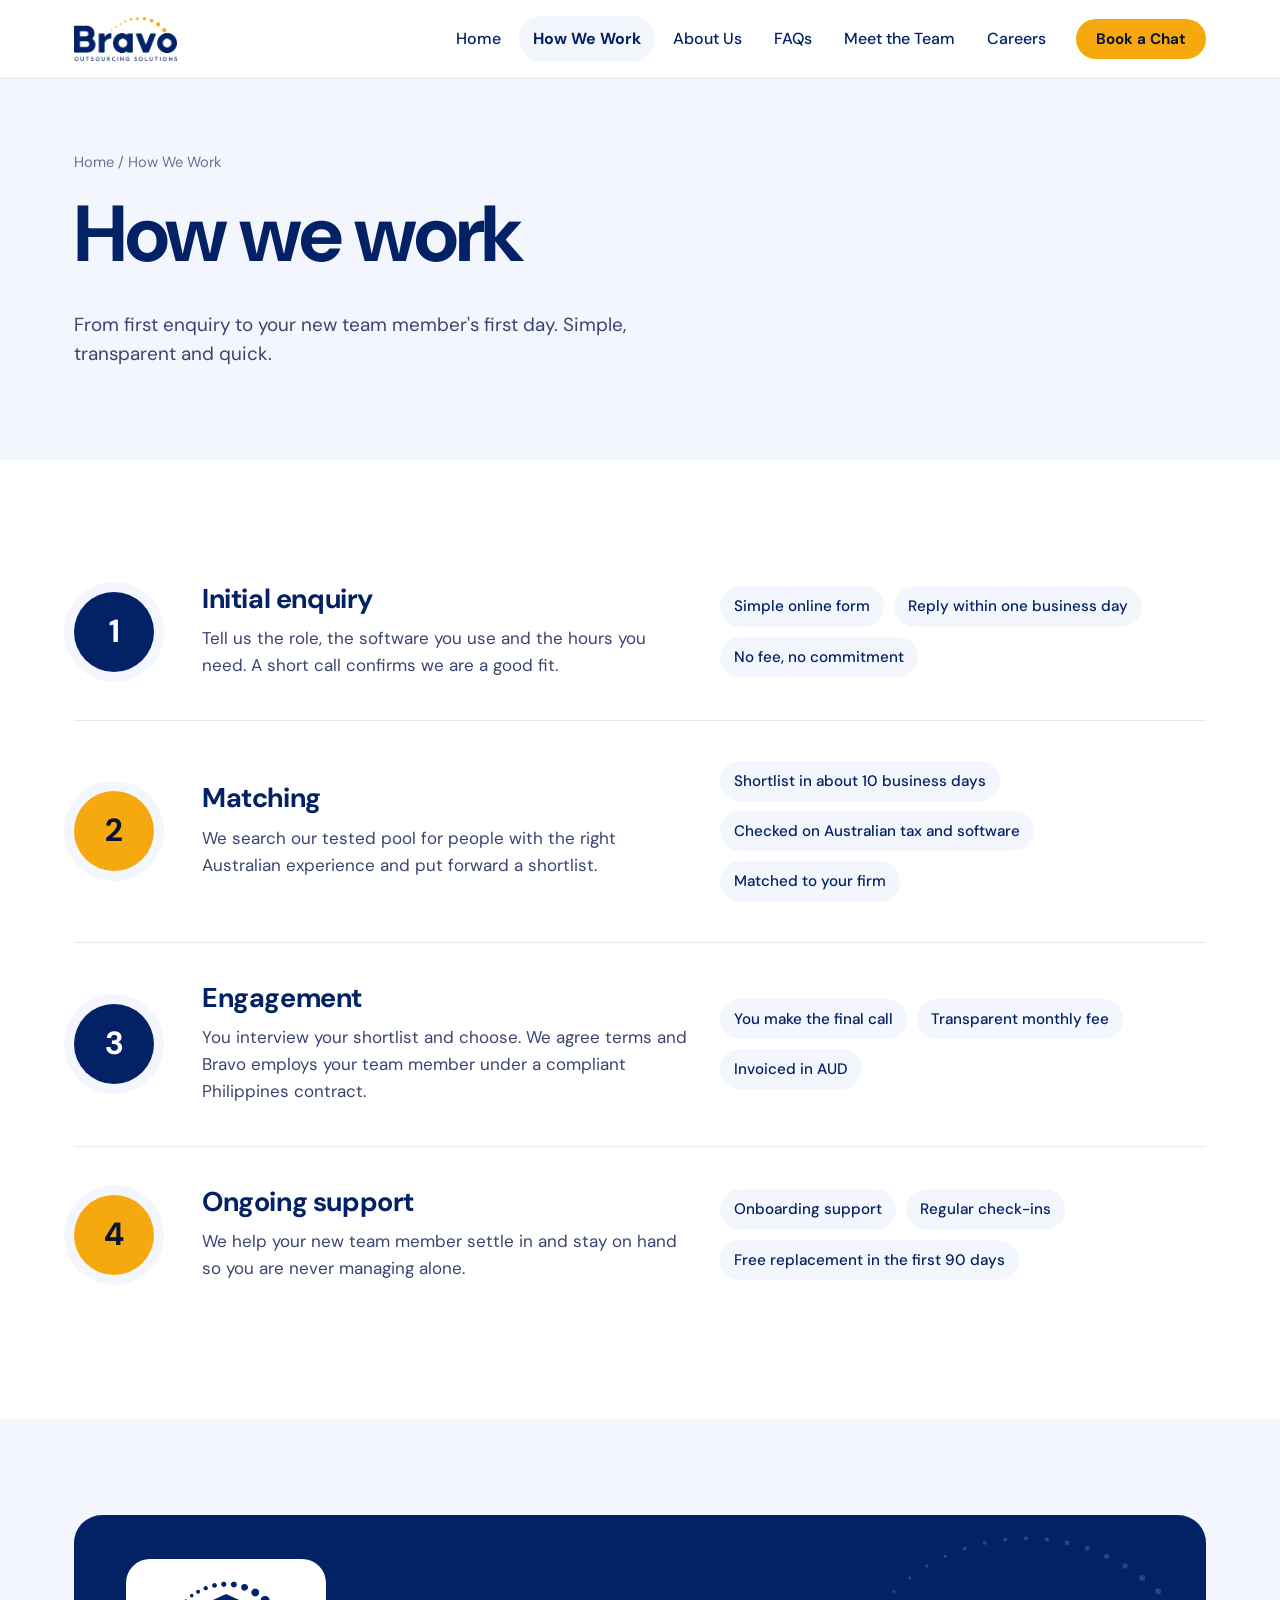
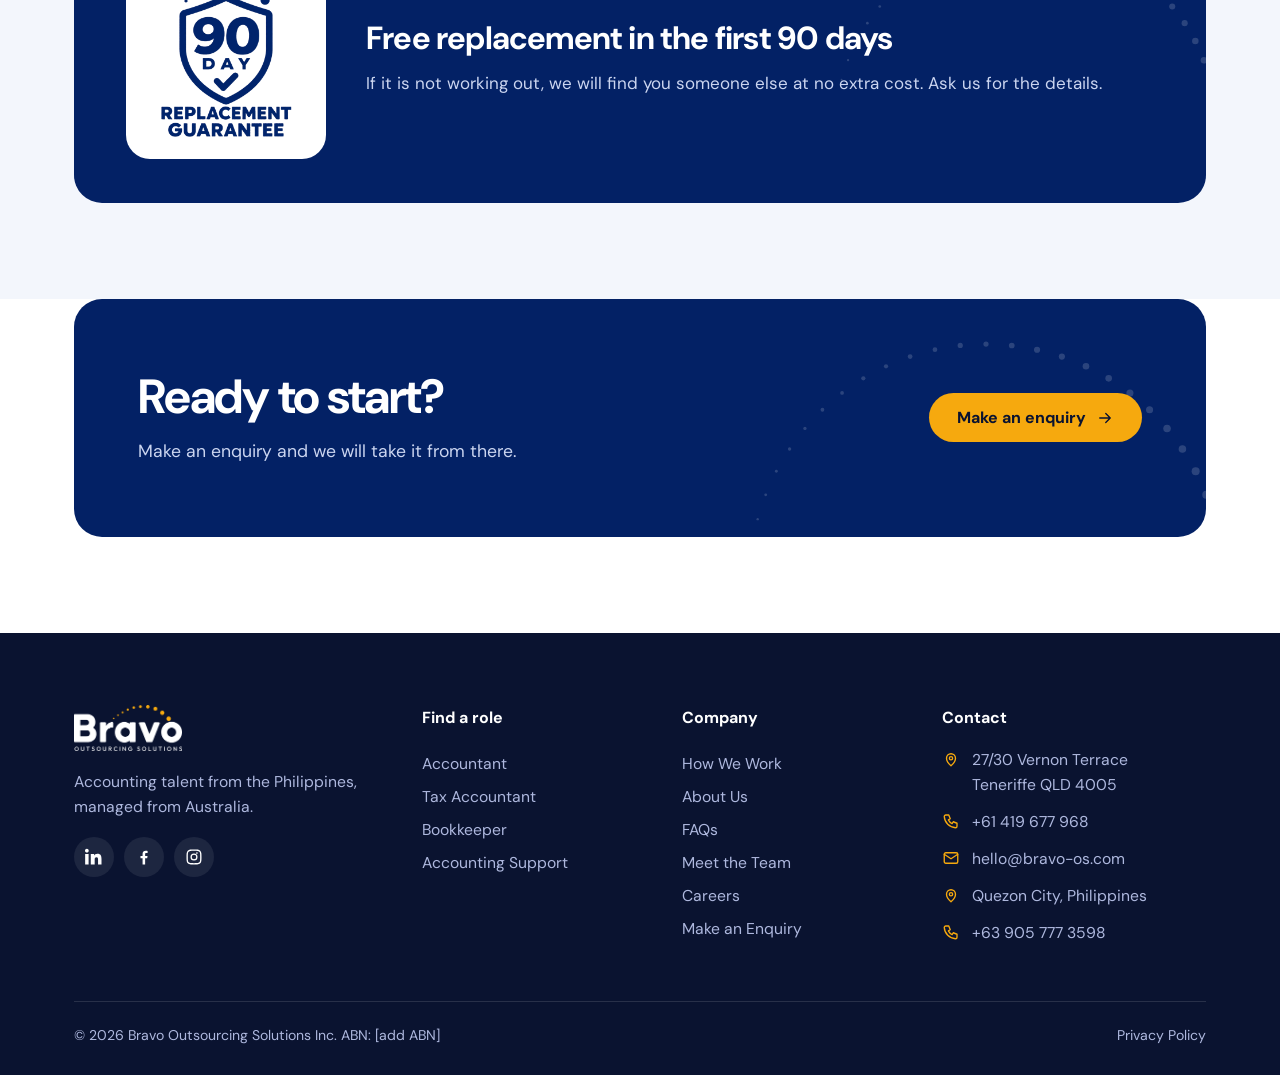
<file: how-we-work.html>
<!doctype html>
<html lang="en-AU"><head><meta charset="utf-8">
<meta name="viewport" content="width=device-width,initial-scale=1">
<title>How We Work | Bravo Outsourcing</title>
<meta name="description" content="From first enquiry to ongoing support: how Bravo matches you with an offshore accounting team member.">
<link rel="preconnect" href="https://fonts.googleapis.com"><link rel="preconnect" href="https://fonts.gstatic.com" crossorigin>
<link href="https://fonts.googleapis.com/css2?family=DM+Sans:opsz,wght@9..40,400;9..40,500;9..40,700&display=swap" rel="stylesheet">
<link rel="stylesheet" href="assets/site.css">
</head><body class=""><header class="site-header" id="hdr"><div class="wrap header-in">
<a class="logo" href="index.html" aria-label="Bravo Outsourcing home"><img class="lg-dark" src="assets/logo.png" alt="Bravo Outsourcing" width="104" height="44"><img class="lg-light" src="assets/logo-white.png" alt="" width="104" height="44"></a>
<button class="burger" aria-label="Open menu" aria-expanded="false" onclick="var n=document.getElementById('nav');var o=n.classList.toggle('open');this.setAttribute('aria-expanded',o)"><svg class="" viewBox="0 0 24 24" fill="none" stroke="currentColor" stroke-width="1.8" stroke-linecap="round" stroke-linejoin="round" aria-hidden="true"><path d="M4 7h16M4 12h16M4 17h16"/></svg></button>
<nav class="nav" id="nav"><a class="nl" href="index.html">Home</a><a class="nl on" href="how-we-work.html">How We Work</a><a class="nl" href="about.html">About Us</a><a class="nl" href="faq.html">FAQs</a><a class="nl" href="team.html">Meet the Team</a><a class="nl" href="careers.html">Careers</a><a class="btn btn-yellow btn-sm" href="enquiry.html">Book a Chat</a></nav>
</div></header>
<section class="phero plain"><div class="wrap"><p class="crumbs"><a href="index.html">Home</a> / How We Work</p>
<h1>How we work</h1><p class="lede">From first enquiry to your new team member's first day. Simple, transparent and quick.</p></div></section>
<section style="padding-top:40px"><div class="wrap"><div class="timeline"><div class="tl reveal"><div class="num">1</div><div><h3>Initial enquiry</h3><p>Tell us the role, the software you use and the hours you need. A short call confirms we are a good fit.</p></div>
<div class="chips"><span class="chip">Simple online form</span><span class="chip">Reply within one business day</span><span class="chip">No fee, no commitment</span></div></div><div class="tl reveal"><div class="num">2</div><div><h3>Matching</h3><p>We search our tested pool for people with the right Australian experience and put forward a shortlist.</p></div>
<div class="chips"><span class="chip">Shortlist in about 10 business days</span><span class="chip">Checked on Australian tax and software</span><span class="chip">Matched to your firm</span></div></div><div class="tl reveal"><div class="num">3</div><div><h3>Engagement</h3><p>You interview your shortlist and choose. We agree terms and Bravo employs your team member under a compliant Philippines contract.</p></div>
<div class="chips"><span class="chip">You make the final call</span><span class="chip">Transparent monthly fee</span><span class="chip">Invoiced in AUD</span></div></div><div class="tl reveal"><div class="num">4</div><div><h3>Ongoing support</h3><p>We help your new team member settle in and stay on hand so you are never managing alone.</p></div>
<div class="chips"><span class="chip">Onboarding support</span><span class="chip">Regular check-ins</span><span class="chip">Free replacement in the first 90 days</span></div></div></div></div></section>
<section class="tint"><div class="wrap"><div class="guar reveal"><svg class="cta-arc" width="460" height="250" viewBox="0 0 220 120" fill="#ffffff" opacity="0.16" aria-hidden="true"><circle cx="13.4" cy="86.1" r="0.5"/><circle cx="16.8" cy="75.8" r="0.6"/><circle cx="21.3" cy="65.8" r="0.6"/><circle cx="26.9" cy="56.4" r="0.7"/><circle cx="33.4" cy="47.7" r="0.7"/><circle cx="40.8" cy="39.8" r="0.8"/><circle cx="49.1" cy="32.7" r="0.8"/><circle cx="58.1" cy="26.5" r="0.9"/><circle cx="67.7" cy="21.4" r="0.9"/><circle cx="77.9" cy="17.3" r="1.0"/><circle cx="88.4" cy="14.4" r="1.0"/><circle cx="99.1" cy="12.6" r="1.1"/><circle cx="110.0" cy="12.0" r="1.1"/><circle cx="120.9" cy="12.6" r="1.2"/><circle cx="131.6" cy="14.4" r="1.3"/><circle cx="142.1" cy="17.3" r="1.3"/><circle cx="152.3" cy="21.4" r="1.4"/><circle cx="161.9" cy="26.5" r="1.4"/><circle cx="170.9" cy="32.7" r="1.5"/><circle cx="179.2" cy="39.8" r="1.5"/><circle cx="186.6" cy="47.7" r="1.6"/><circle cx="193.1" cy="56.4" r="1.6"/><circle cx="198.7" cy="65.8" r="1.7"/><circle cx="203.2" cy="75.8" r="1.7"/><circle cx="206.6" cy="86.1" r="1.8"/></svg><img src="assets/guarantee-lockup.png" alt="Bravo guarantee">
<div><h2>Free replacement in the first 90 days</h2><p style="margin:0">If it is not working out, we will find you someone else at no extra cost. Ask us for the details.</p></div></div></div></section>
<section class="cta-sec"><div class="wrap"><div class="cta"><svg class="cta-arc" width="640" height="349" viewBox="0 0 220 120" fill="#ffffff" opacity="0.16" aria-hidden="true"><circle cx="13.4" cy="86.1" r="0.5"/><circle cx="16.8" cy="75.8" r="0.6"/><circle cx="21.3" cy="65.8" r="0.6"/><circle cx="26.9" cy="56.4" r="0.7"/><circle cx="33.4" cy="47.7" r="0.7"/><circle cx="40.8" cy="39.8" r="0.8"/><circle cx="49.1" cy="32.7" r="0.8"/><circle cx="58.1" cy="26.5" r="0.9"/><circle cx="67.7" cy="21.4" r="0.9"/><circle cx="77.9" cy="17.3" r="1.0"/><circle cx="88.4" cy="14.4" r="1.0"/><circle cx="99.1" cy="12.6" r="1.1"/><circle cx="110.0" cy="12.0" r="1.1"/><circle cx="120.9" cy="12.6" r="1.2"/><circle cx="131.6" cy="14.4" r="1.3"/><circle cx="142.1" cy="17.3" r="1.3"/><circle cx="152.3" cy="21.4" r="1.4"/><circle cx="161.9" cy="26.5" r="1.4"/><circle cx="170.9" cy="32.7" r="1.5"/><circle cx="179.2" cy="39.8" r="1.5"/><circle cx="186.6" cy="47.7" r="1.6"/><circle cx="193.1" cy="56.4" r="1.6"/><circle cx="198.7" cy="65.8" r="1.7"/><circle cx="203.2" cy="75.8" r="1.7"/><circle cx="206.6" cy="86.1" r="1.8"/></svg><div class="cta-in"><div><h2>Ready to start?</h2><p>Make an enquiry and we will take it from there.</p></div>
<div class="cta-btns"><a class="btn btn-yellow" href="enquiry.html">Make an enquiry <svg class="" viewBox="0 0 24 24" fill="none" stroke="currentColor" stroke-width="1.8" stroke-linecap="round" stroke-linejoin="round" aria-hidden="true"><path d="M5 12h14M13 6l6 6-6 6"/></svg></a></div></div></div></div></section><footer class="site-footer"><div class="wrap">
<div class="f-grid">
<div><img src="assets/logo-white.png" alt="Bravo Outsourcing" width="108" height="46"><p>Accounting talent from the Philippines, managed from Australia.</p><div class="social"><a href="#" aria-label="Bravo on LinkedIn" title="LinkedIn"><svg viewBox="0 0 24 24" fill="currentColor" aria-hidden="true"><path d="M4.98 3.5C4.98 4.88 3.87 6 2.5 6S0 4.88 0 3.5 1.12 1 2.5 1s2.48 1.12 2.48 2.5zM.2 8h4.6v14H.2V8zm7.5 0h4.4v1.9h.1c.6-1.1 2.1-2.3 4.3-2.3 4.6 0 5.5 3 5.5 7V22h-4.6v-6.2c0-1.5 0-3.4-2.1-3.4s-2.4 1.6-2.4 3.3V22H7.7V8z"/></svg></a><a href="#" aria-label="Bravo on Facebook" title="Facebook"><svg viewBox="0 0 24 24" fill="currentColor" aria-hidden="true"><path d="M13.5 22v-8.2h2.8l.4-3.3h-3.2V8.4c0-.9.3-1.6 1.6-1.6h1.7V3.9c-.3 0-1.3-.1-2.5-.1-2.5 0-4.2 1.5-4.2 4.3v2.4H7.3v3.3h2.8V22h3.4z"/></svg></a><a href="#" aria-label="Bravo on Instagram" title="Instagram"><svg viewBox="0 0 24 24" fill="currentColor" aria-hidden="true"><path d="M12 7.3a4.7 4.7 0 100 9.4 4.7 4.7 0 000-9.4zm0 7.7a3 3 0 110-6 3 3 0 010 6zm5-8.2a1.1 1.1 0 11-2.2 0 1.1 1.1 0 012.2 0zM12 2c-2.7 0-3 0-4.1.1-1.1 0-1.8.2-2.4.5-.7.2-1.2.6-1.8 1.1-.5.6-.9 1.1-1.1 1.8-.3.6-.5 1.3-.5 2.4C2 9 2 9.3 2 12s0 3 .1 4.1c0 1.1.2 1.8.5 2.4.2.7.6 1.2 1.1 1.8.6.5 1.1.9 1.8 1.1.6.3 1.3.5 2.4.5C9 22 9.3 22 12 22s3 0 4.1-.1c1.1 0 1.8-.2 2.4-.5.7-.2 1.2-.6 1.8-1.1.5-.6.9-1.1 1.1-1.8.3-.6.5-1.3.5-2.4.1-1.1.1-1.4.1-4.1s0-3-.1-4.1c0-1.1-.2-1.8-.5-2.4-.2-.7-.6-1.2-1.1-1.8-.6-.5-1.1-.9-1.8-1.1-.6-.3-1.3-.5-2.4-.5C15 2 14.7 2 12 2zm0 1.8c2.7 0 3 0 4 .1 1 0 1.5.2 1.9.3.5.2.8.4 1.1.8.4.3.6.6.8 1.1.1.4.3.9.3 1.9.1 1 .1 1.3.1 4s0 3-.1 4c0 1-.2 1.5-.3 1.9-.2.5-.4.8-.8 1.1-.3.4-.6.6-1.1.8-.4.1-.9.3-1.9.3-1 .1-1.3.1-4 .1s-3 0-4-.1c-1 0-1.5-.2-1.9-.3-.5-.2-.8-.4-1.1-.8-.4-.3-.6-.6-.8-1.1-.1-.4-.3-.9-.3-1.9-.1-1-.1-1.3-.1-4s0-3 .1-4c0-1 .2-1.5.3-1.9.2-.5.4-.8.8-1.1.3-.4.6-.6 1.1-.8.4-.1.9-.3 1.9-.3 1-.1 1.3-.1 4-.1z"/></svg></a></div></div>
<div><h4>Find a role</h4><a href="accountant.html">Accountant</a><a href="tax-accountant.html">Tax Accountant</a><a href="bookkeeper.html">Bookkeeper</a><a href="accounting-support.html">Accounting Support</a></div>
<div><h4>Company</h4><a href="how-we-work.html">How We Work</a><a href="about.html">About Us</a><a href="faq.html">FAQs</a><a href="team.html">Meet the Team</a><a href="careers.html">Careers</a><a href="enquiry.html">Make an Enquiry</a></div>
<div class="f-contact"><h4>Contact</h4><p><svg viewBox="0 0 24 24" fill="none" stroke="currentColor" stroke-width="1.8" stroke-linecap="round" stroke-linejoin="round" aria-hidden="true"><path d="M12 21s-6-5.2-6-10a6 6 0 0112 0c0 4.8-6 10-6 10z"/><circle cx="12" cy="11" r="2.2"/></svg><span>27/30 Vernon Terrace<br>Teneriffe QLD 4005</span></p><p><svg viewBox="0 0 24 24" fill="none" stroke="currentColor" stroke-width="1.8" stroke-linecap="round" stroke-linejoin="round" aria-hidden="true"><path d="M5 4h4l2 5-2.5 1.5a11 11 0 005 5L15 13l5 2v4a2 2 0 01-2 2A16 16 0 013 6a2 2 0 012-2z"/></svg><a href="tel:+61419677968">+61 419 677 968</a></p><p><svg viewBox="0 0 24 24" fill="none" stroke="currentColor" stroke-width="1.8" stroke-linecap="round" stroke-linejoin="round" aria-hidden="true"><rect x="3" y="5" width="18" height="14" rx="2"/><path d="M3 7l9 6 9-6"/></svg><a href="mailto:hello@bravo-os.com">hello@bravo-os.com</a></p><p><svg viewBox="0 0 24 24" fill="none" stroke="currentColor" stroke-width="1.8" stroke-linecap="round" stroke-linejoin="round" aria-hidden="true"><path d="M12 21s-6-5.2-6-10a6 6 0 0112 0c0 4.8-6 10-6 10z"/><circle cx="12" cy="11" r="2.2"/></svg><span>Quezon City, Philippines</span></p><p><svg viewBox="0 0 24 24" fill="none" stroke="currentColor" stroke-width="1.8" stroke-linecap="round" stroke-linejoin="round" aria-hidden="true"><path d="M5 4h4l2 5-2.5 1.5a11 11 0 005 5L15 13l5 2v4a2 2 0 01-2 2A16 16 0 013 6a2 2 0 012-2z"/></svg><a href="tel:+639057773598">+63 905 777 3598</a></p></div>
</div>
<div class="legal"><span>&copy; 2026 Bravo Outsourcing Solutions Inc. ABN: [add ABN]</span><a href="#">Privacy Policy</a></div>
</div></footer>
<script>
(function(){var els=document.querySelectorAll('.reveal');
if(!('IntersectionObserver' in window)){els.forEach(function(e){e.classList.add('in')});return}
var io=new IntersectionObserver(function(es){es.forEach(function(e){if(e.isIntersecting){e.target.classList.add('in');io.unobserve(e.target)}})},{threshold:.12});
els.forEach(function(e){io.observe(e)});
var st=document.querySelectorAll('.statement');var io2=new IntersectionObserver(function(es){es.forEach(function(e){if(e.isIntersecting){var ws=e.target.querySelectorAll('.w');ws.forEach(function(w,i){w.style.transitionDelay=(i*70)+'ms'});e.target.classList.add('in');io2.unobserve(e.target)}})},{threshold:.3});
st.forEach(function(e){io2.observe(e)});
var h=document.getElementById('hdr');if(h&&h.classList.contains('over')){var f=function(){h.classList.toggle('solid',window.scrollY>40)};f();window.addEventListener('scroll',f,{passive:true})}})();
</script></body></html>
</file>
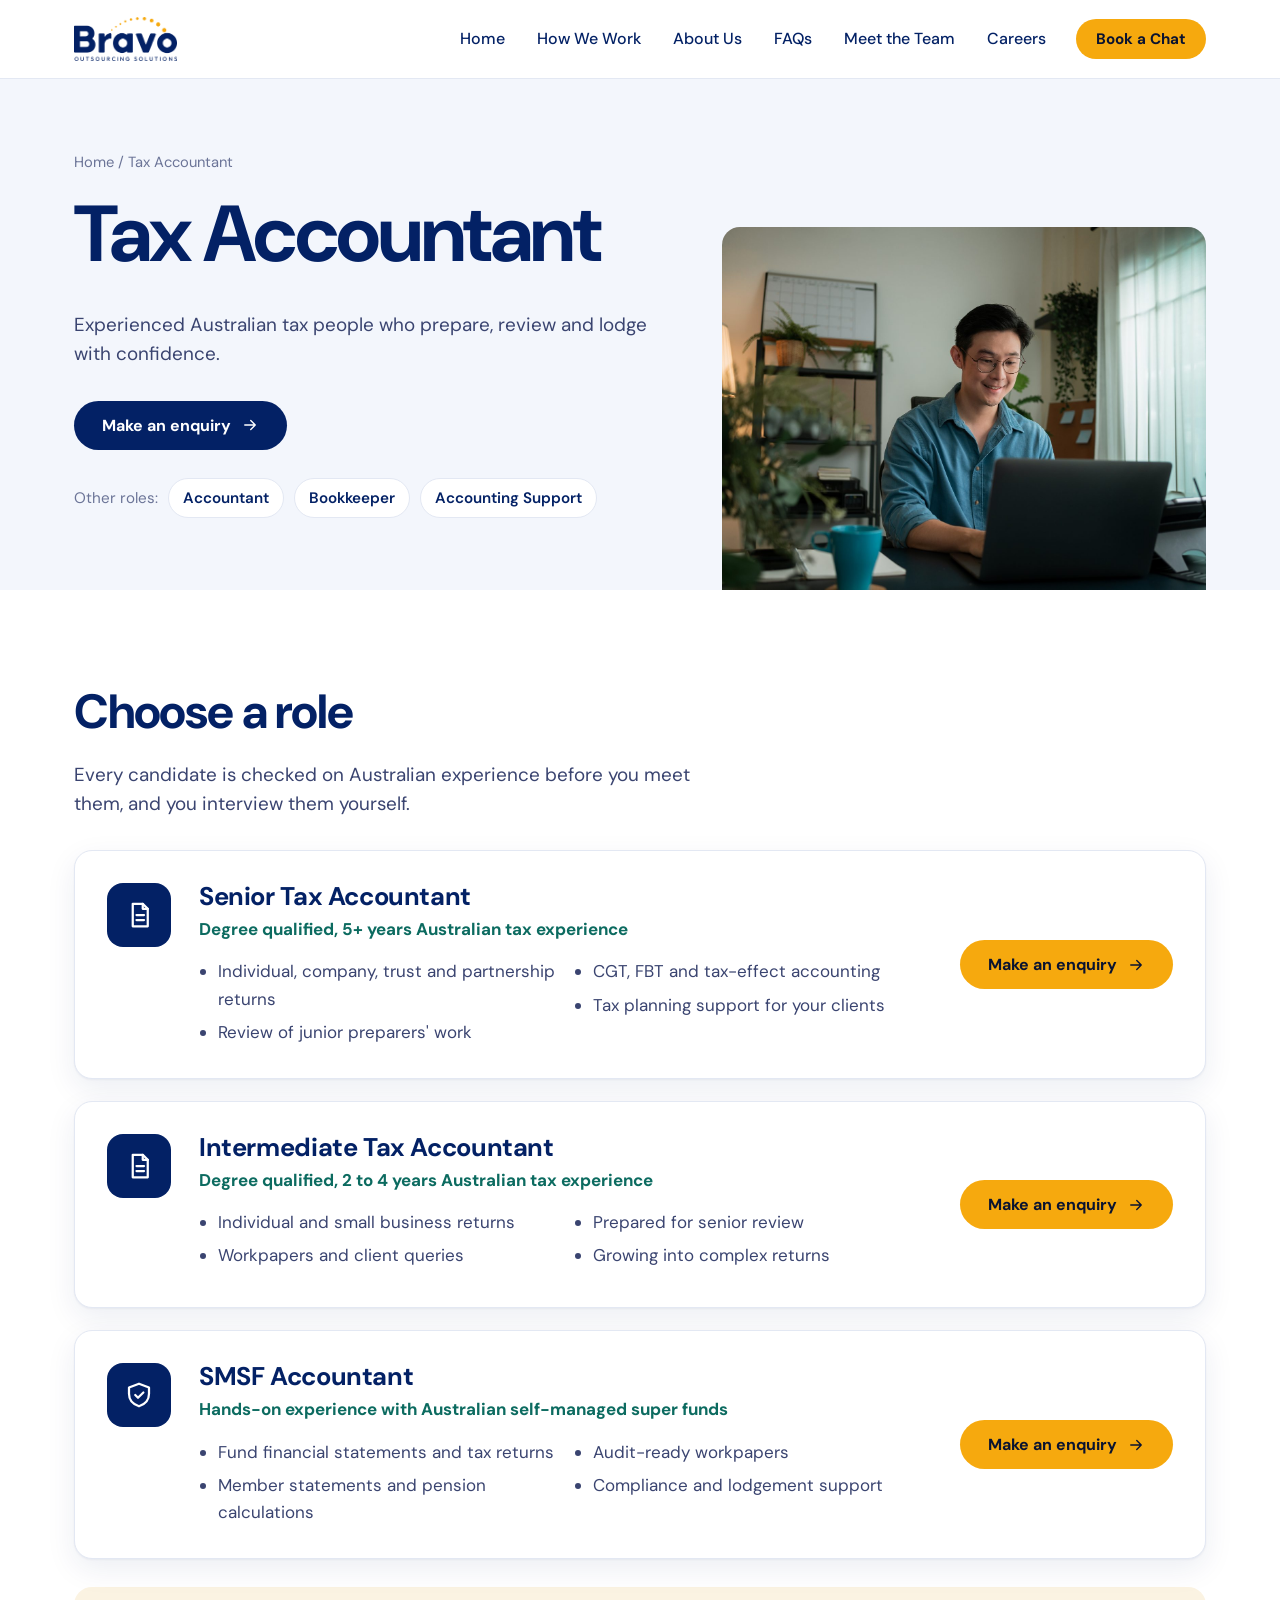
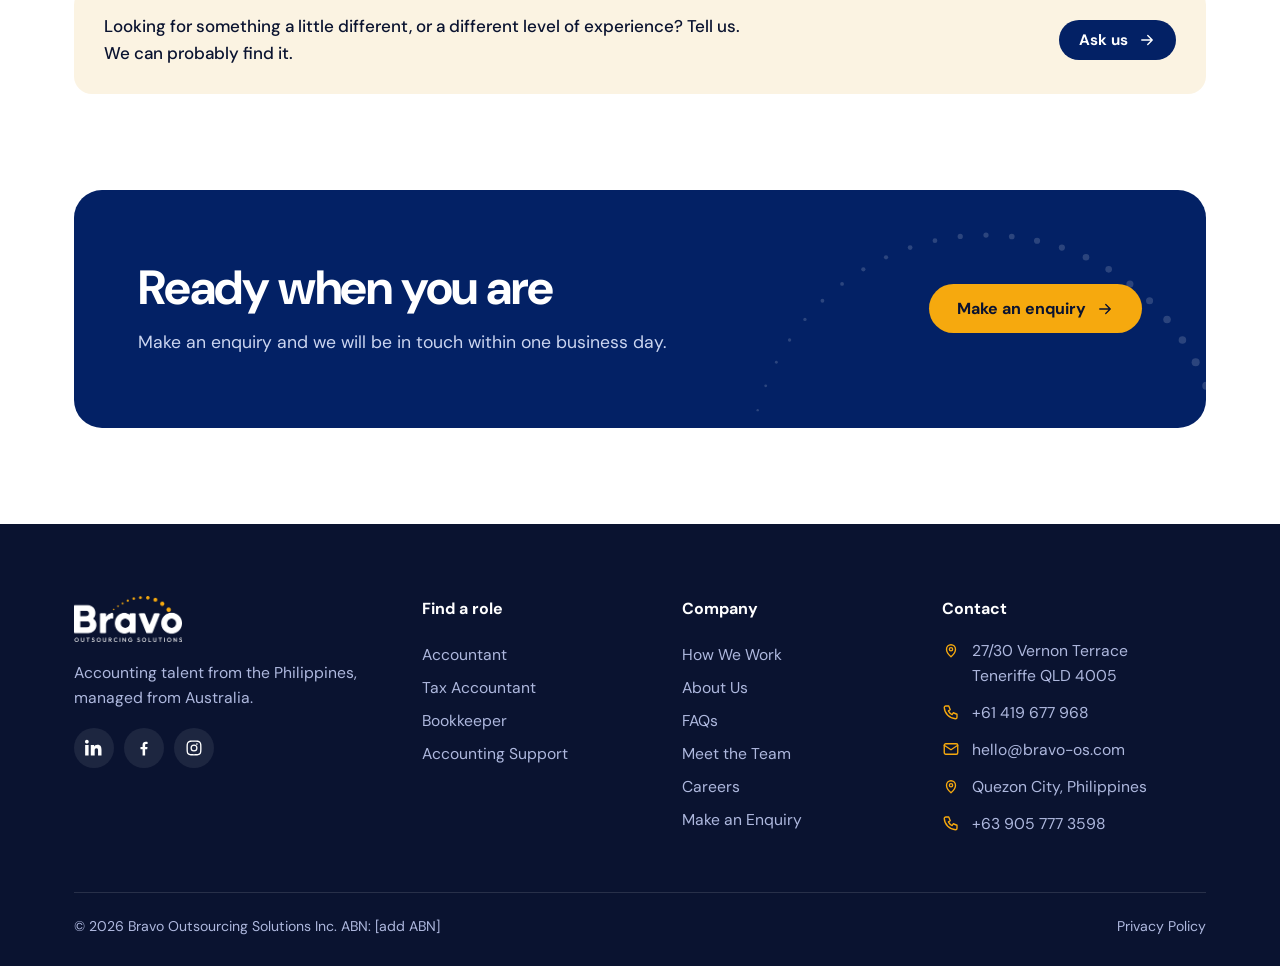
<file: tax-accountant.html>
<!doctype html>
<html lang="en-AU"><head><meta charset="utf-8">
<meta name="viewport" content="width=device-width,initial-scale=1">
<title>Tax Accountant | Bravo Outsourcing</title>
<meta name="description" content="Experienced Australian tax people who prepare, review and lodge with confidence.">
<link rel="preconnect" href="https://fonts.googleapis.com"><link rel="preconnect" href="https://fonts.gstatic.com" crossorigin>
<link href="https://fonts.googleapis.com/css2?family=DM+Sans:opsz,wght@9..40,400;9..40,500;9..40,700&display=swap" rel="stylesheet">
<link rel="stylesheet" href="assets/site.css">
</head><body class=""><header class="site-header" id="hdr"><div class="wrap header-in">
<a class="logo" href="index.html" aria-label="Bravo Outsourcing home"><img class="lg-dark" src="assets/logo.png" alt="Bravo Outsourcing" width="104" height="44"><img class="lg-light" src="assets/logo-white.png" alt="" width="104" height="44"></a>
<button class="burger" aria-label="Open menu" aria-expanded="false" onclick="var n=document.getElementById('nav');var o=n.classList.toggle('open');this.setAttribute('aria-expanded',o)"><svg class="" viewBox="0 0 24 24" fill="none" stroke="currentColor" stroke-width="1.8" stroke-linecap="round" stroke-linejoin="round" aria-hidden="true"><path d="M4 7h16M4 12h16M4 17h16"/></svg></button>
<nav class="nav" id="nav"><a class="nl" href="index.html">Home</a><a class="nl" href="how-we-work.html">How We Work</a><a class="nl" href="about.html">About Us</a><a class="nl" href="faq.html">FAQs</a><a class="nl" href="team.html">Meet the Team</a><a class="nl" href="careers.html">Careers</a><a class="btn btn-yellow btn-sm" href="enquiry.html">Book a Chat</a></nav>
</div></header>
<section class="phero"><div class="wrap phero-grid">
<div class="phero-copy"><p class="crumbs"><a href="index.html">Home</a> / Tax Accountant</p><h1>Tax Accountant</h1><p class="lede">Experienced Australian tax people who prepare, review and lodge with confidence.</p>
<a class="btn" href="enquiry.html?role=Tax+Accountant">Make an enquiry <svg class="" viewBox="0 0 24 24" fill="none" stroke="currentColor" stroke-width="1.8" stroke-linecap="round" stroke-linejoin="round" aria-hidden="true"><path d="M5 12h14M13 6l6 6-6 6"/></svg></a>
<div class="alt-roles"><span>Other roles:</span><a href="accountant.html">Accountant</a><a href="bookkeeper.html">Bookkeeper</a><a href="accounting-support.html">Accounting Support</a></div></div>
<div class="phero-img"><img src="assets/hero-tax-accountant.jpg" alt=""></div></div></section>
<section><div class="wrap"><h2>Choose a role</h2><p class="lede" style="margin-bottom:32px">Every candidate is checked on Australian experience before you meet them, and you interview them yourself.</p>
<div class="roles"><article class="role reveal"><div class="ic"><svg class="" viewBox="0 0 24 24" fill="none" stroke="currentColor" stroke-width="1.8" stroke-linecap="round" stroke-linejoin="round" aria-hidden="true"><path d="M7 3h8l4 4v14H7z"/><path d="M15 3v4h4M10 12h6M10 16h6"/></svg></div>
<div><h3>Senior Tax Accountant</h3><p class="req">Degree qualified, 5+ years Australian tax experience</p><ul><li>Individual, company, trust and partnership returns</li><li>Review of junior preparers' work</li><li>CGT, FBT and tax-effect accounting</li><li>Tax planning support for your clients</li></ul></div>
<div class="act"><a class="btn btn-yellow" href="enquiry.html?role=Senior+Tax+Accountant">Make an enquiry <svg class="" viewBox="0 0 24 24" fill="none" stroke="currentColor" stroke-width="1.8" stroke-linecap="round" stroke-linejoin="round" aria-hidden="true"><path d="M5 12h14M13 6l6 6-6 6"/></svg></a></div></article><article class="role reveal"><div class="ic"><svg class="" viewBox="0 0 24 24" fill="none" stroke="currentColor" stroke-width="1.8" stroke-linecap="round" stroke-linejoin="round" aria-hidden="true"><path d="M7 3h8l4 4v14H7z"/><path d="M15 3v4h4M10 12h6M10 16h6"/></svg></div>
<div><h3>Intermediate Tax Accountant</h3><p class="req">Degree qualified, 2 to 4 years Australian tax experience</p><ul><li>Individual and small business returns</li><li>Workpapers and client queries</li><li>Prepared for senior review</li><li>Growing into complex returns</li></ul></div>
<div class="act"><a class="btn btn-yellow" href="enquiry.html?role=Intermediate+Tax+Accountant">Make an enquiry <svg class="" viewBox="0 0 24 24" fill="none" stroke="currentColor" stroke-width="1.8" stroke-linecap="round" stroke-linejoin="round" aria-hidden="true"><path d="M5 12h14M13 6l6 6-6 6"/></svg></a></div></article><article class="role reveal"><div class="ic"><svg class="" viewBox="0 0 24 24" fill="none" stroke="currentColor" stroke-width="1.8" stroke-linecap="round" stroke-linejoin="round" aria-hidden="true"><path d="M12 3l8 3v5c0 5-3.5 8.5-8 10-4.5-1.5-8-5-8-10V6z"/><path d="M9 12l2.2 2.2L15.5 10"/></svg></div>
<div><h3>SMSF Accountant</h3><p class="req">Hands-on experience with Australian self-managed super funds</p><ul><li>Fund financial statements and tax returns</li><li>Member statements and pension calculations</li><li>Audit-ready workpapers</li><li>Compliance and lodgement support</li></ul></div>
<div class="act"><a class="btn btn-yellow" href="enquiry.html?role=SMSF+Accountant">Make an enquiry <svg class="" viewBox="0 0 24 24" fill="none" stroke="currentColor" stroke-width="1.8" stroke-linecap="round" stroke-linejoin="round" aria-hidden="true"><path d="M5 12h14M13 6l6 6-6 6"/></svg></a></div></article></div>
<div class="note reveal"><p>Looking for something a little different, or a different level of experience? Tell us. We can probably find it.</p>
<a class="btn btn-sm" href="enquiry.html">Ask us <svg class="" viewBox="0 0 24 24" fill="none" stroke="currentColor" stroke-width="1.8" stroke-linecap="round" stroke-linejoin="round" aria-hidden="true"><path d="M5 12h14M13 6l6 6-6 6"/></svg></a></div></div></section>
<section class="cta-sec"><div class="wrap"><div class="cta"><svg class="cta-arc" width="640" height="349" viewBox="0 0 220 120" fill="#ffffff" opacity="0.16" aria-hidden="true"><circle cx="13.4" cy="86.1" r="0.5"/><circle cx="16.8" cy="75.8" r="0.6"/><circle cx="21.3" cy="65.8" r="0.6"/><circle cx="26.9" cy="56.4" r="0.7"/><circle cx="33.4" cy="47.7" r="0.7"/><circle cx="40.8" cy="39.8" r="0.8"/><circle cx="49.1" cy="32.7" r="0.8"/><circle cx="58.1" cy="26.5" r="0.9"/><circle cx="67.7" cy="21.4" r="0.9"/><circle cx="77.9" cy="17.3" r="1.0"/><circle cx="88.4" cy="14.4" r="1.0"/><circle cx="99.1" cy="12.6" r="1.1"/><circle cx="110.0" cy="12.0" r="1.1"/><circle cx="120.9" cy="12.6" r="1.2"/><circle cx="131.6" cy="14.4" r="1.3"/><circle cx="142.1" cy="17.3" r="1.3"/><circle cx="152.3" cy="21.4" r="1.4"/><circle cx="161.9" cy="26.5" r="1.4"/><circle cx="170.9" cy="32.7" r="1.5"/><circle cx="179.2" cy="39.8" r="1.5"/><circle cx="186.6" cy="47.7" r="1.6"/><circle cx="193.1" cy="56.4" r="1.6"/><circle cx="198.7" cy="65.8" r="1.7"/><circle cx="203.2" cy="75.8" r="1.7"/><circle cx="206.6" cy="86.1" r="1.8"/></svg><div class="cta-in"><div><h2>Ready when you are</h2><p>Make an enquiry and we will be in touch within one business day.</p></div>
<div class="cta-btns"><a class="btn btn-yellow" href="enquiry.html">Make an enquiry <svg class="" viewBox="0 0 24 24" fill="none" stroke="currentColor" stroke-width="1.8" stroke-linecap="round" stroke-linejoin="round" aria-hidden="true"><path d="M5 12h14M13 6l6 6-6 6"/></svg></a></div></div></div></div></section><footer class="site-footer"><div class="wrap">
<div class="f-grid">
<div><img src="assets/logo-white.png" alt="Bravo Outsourcing" width="108" height="46"><p>Accounting talent from the Philippines, managed from Australia.</p><div class="social"><a href="#" aria-label="Bravo on LinkedIn" title="LinkedIn"><svg viewBox="0 0 24 24" fill="currentColor" aria-hidden="true"><path d="M4.98 3.5C4.98 4.88 3.87 6 2.5 6S0 4.88 0 3.5 1.12 1 2.5 1s2.48 1.12 2.48 2.5zM.2 8h4.6v14H.2V8zm7.5 0h4.4v1.9h.1c.6-1.1 2.1-2.3 4.3-2.3 4.6 0 5.5 3 5.5 7V22h-4.6v-6.2c0-1.5 0-3.4-2.1-3.4s-2.4 1.6-2.4 3.3V22H7.7V8z"/></svg></a><a href="#" aria-label="Bravo on Facebook" title="Facebook"><svg viewBox="0 0 24 24" fill="currentColor" aria-hidden="true"><path d="M13.5 22v-8.2h2.8l.4-3.3h-3.2V8.4c0-.9.3-1.6 1.6-1.6h1.7V3.9c-.3 0-1.3-.1-2.5-.1-2.5 0-4.2 1.5-4.2 4.3v2.4H7.3v3.3h2.8V22h3.4z"/></svg></a><a href="#" aria-label="Bravo on Instagram" title="Instagram"><svg viewBox="0 0 24 24" fill="currentColor" aria-hidden="true"><path d="M12 7.3a4.7 4.7 0 100 9.4 4.7 4.7 0 000-9.4zm0 7.7a3 3 0 110-6 3 3 0 010 6zm5-8.2a1.1 1.1 0 11-2.2 0 1.1 1.1 0 012.2 0zM12 2c-2.7 0-3 0-4.1.1-1.1 0-1.8.2-2.4.5-.7.2-1.2.6-1.8 1.1-.5.6-.9 1.1-1.1 1.8-.3.6-.5 1.3-.5 2.4C2 9 2 9.3 2 12s0 3 .1 4.1c0 1.1.2 1.8.5 2.4.2.7.6 1.2 1.1 1.8.6.5 1.1.9 1.8 1.1.6.3 1.3.5 2.4.5C9 22 9.3 22 12 22s3 0 4.1-.1c1.1 0 1.8-.2 2.4-.5.7-.2 1.2-.6 1.8-1.1.5-.6.9-1.1 1.1-1.8.3-.6.5-1.3.5-2.4.1-1.1.1-1.4.1-4.1s0-3-.1-4.1c0-1.1-.2-1.8-.5-2.4-.2-.7-.6-1.2-1.1-1.8-.6-.5-1.1-.9-1.8-1.1-.6-.3-1.3-.5-2.4-.5C15 2 14.7 2 12 2zm0 1.8c2.7 0 3 0 4 .1 1 0 1.5.2 1.9.3.5.2.8.4 1.1.8.4.3.6.6.8 1.1.1.4.3.9.3 1.9.1 1 .1 1.3.1 4s0 3-.1 4c0 1-.2 1.5-.3 1.9-.2.5-.4.8-.8 1.1-.3.4-.6.6-1.1.8-.4.1-.9.3-1.9.3-1 .1-1.3.1-4 .1s-3 0-4-.1c-1 0-1.5-.2-1.9-.3-.5-.2-.8-.4-1.1-.8-.4-.3-.6-.6-.8-1.1-.1-.4-.3-.9-.3-1.9-.1-1-.1-1.3-.1-4s0-3 .1-4c0-1 .2-1.5.3-1.9.2-.5.4-.8.8-1.1.3-.4.6-.6 1.1-.8.4-.1.9-.3 1.9-.3 1-.1 1.3-.1 4-.1z"/></svg></a></div></div>
<div><h4>Find a role</h4><a href="accountant.html">Accountant</a><a href="tax-accountant.html">Tax Accountant</a><a href="bookkeeper.html">Bookkeeper</a><a href="accounting-support.html">Accounting Support</a></div>
<div><h4>Company</h4><a href="how-we-work.html">How We Work</a><a href="about.html">About Us</a><a href="faq.html">FAQs</a><a href="team.html">Meet the Team</a><a href="careers.html">Careers</a><a href="enquiry.html">Make an Enquiry</a></div>
<div class="f-contact"><h4>Contact</h4><p><svg viewBox="0 0 24 24" fill="none" stroke="currentColor" stroke-width="1.8" stroke-linecap="round" stroke-linejoin="round" aria-hidden="true"><path d="M12 21s-6-5.2-6-10a6 6 0 0112 0c0 4.8-6 10-6 10z"/><circle cx="12" cy="11" r="2.2"/></svg><span>27/30 Vernon Terrace<br>Teneriffe QLD 4005</span></p><p><svg viewBox="0 0 24 24" fill="none" stroke="currentColor" stroke-width="1.8" stroke-linecap="round" stroke-linejoin="round" aria-hidden="true"><path d="M5 4h4l2 5-2.5 1.5a11 11 0 005 5L15 13l5 2v4a2 2 0 01-2 2A16 16 0 013 6a2 2 0 012-2z"/></svg><a href="tel:+61419677968">+61 419 677 968</a></p><p><svg viewBox="0 0 24 24" fill="none" stroke="currentColor" stroke-width="1.8" stroke-linecap="round" stroke-linejoin="round" aria-hidden="true"><rect x="3" y="5" width="18" height="14" rx="2"/><path d="M3 7l9 6 9-6"/></svg><a href="mailto:hello@bravo-os.com">hello@bravo-os.com</a></p><p><svg viewBox="0 0 24 24" fill="none" stroke="currentColor" stroke-width="1.8" stroke-linecap="round" stroke-linejoin="round" aria-hidden="true"><path d="M12 21s-6-5.2-6-10a6 6 0 0112 0c0 4.8-6 10-6 10z"/><circle cx="12" cy="11" r="2.2"/></svg><span>Quezon City, Philippines</span></p><p><svg viewBox="0 0 24 24" fill="none" stroke="currentColor" stroke-width="1.8" stroke-linecap="round" stroke-linejoin="round" aria-hidden="true"><path d="M5 4h4l2 5-2.5 1.5a11 11 0 005 5L15 13l5 2v4a2 2 0 01-2 2A16 16 0 013 6a2 2 0 012-2z"/></svg><a href="tel:+639057773598">+63 905 777 3598</a></p></div>
</div>
<div class="legal"><span>&copy; 2026 Bravo Outsourcing Solutions Inc. ABN: [add ABN]</span><a href="#">Privacy Policy</a></div>
</div></footer>
<script>
(function(){var els=document.querySelectorAll('.reveal');
if(!('IntersectionObserver' in window)){els.forEach(function(e){e.classList.add('in')});return}
var io=new IntersectionObserver(function(es){es.forEach(function(e){if(e.isIntersecting){e.target.classList.add('in');io.unobserve(e.target)}})},{threshold:.12});
els.forEach(function(e){io.observe(e)});
var st=document.querySelectorAll('.statement');var io2=new IntersectionObserver(function(es){es.forEach(function(e){if(e.isIntersecting){var ws=e.target.querySelectorAll('.w');ws.forEach(function(w,i){w.style.transitionDelay=(i*70)+'ms'});e.target.classList.add('in');io2.unobserve(e.target)}})},{threshold:.3});
st.forEach(function(e){io2.observe(e)});
var h=document.getElementById('hdr');if(h&&h.classList.contains('over')){var f=function(){h.classList.toggle('solid',window.scrollY>40)};f();window.addEventListener('scroll',f,{passive:true})}})();
</script></body></html>
</file>
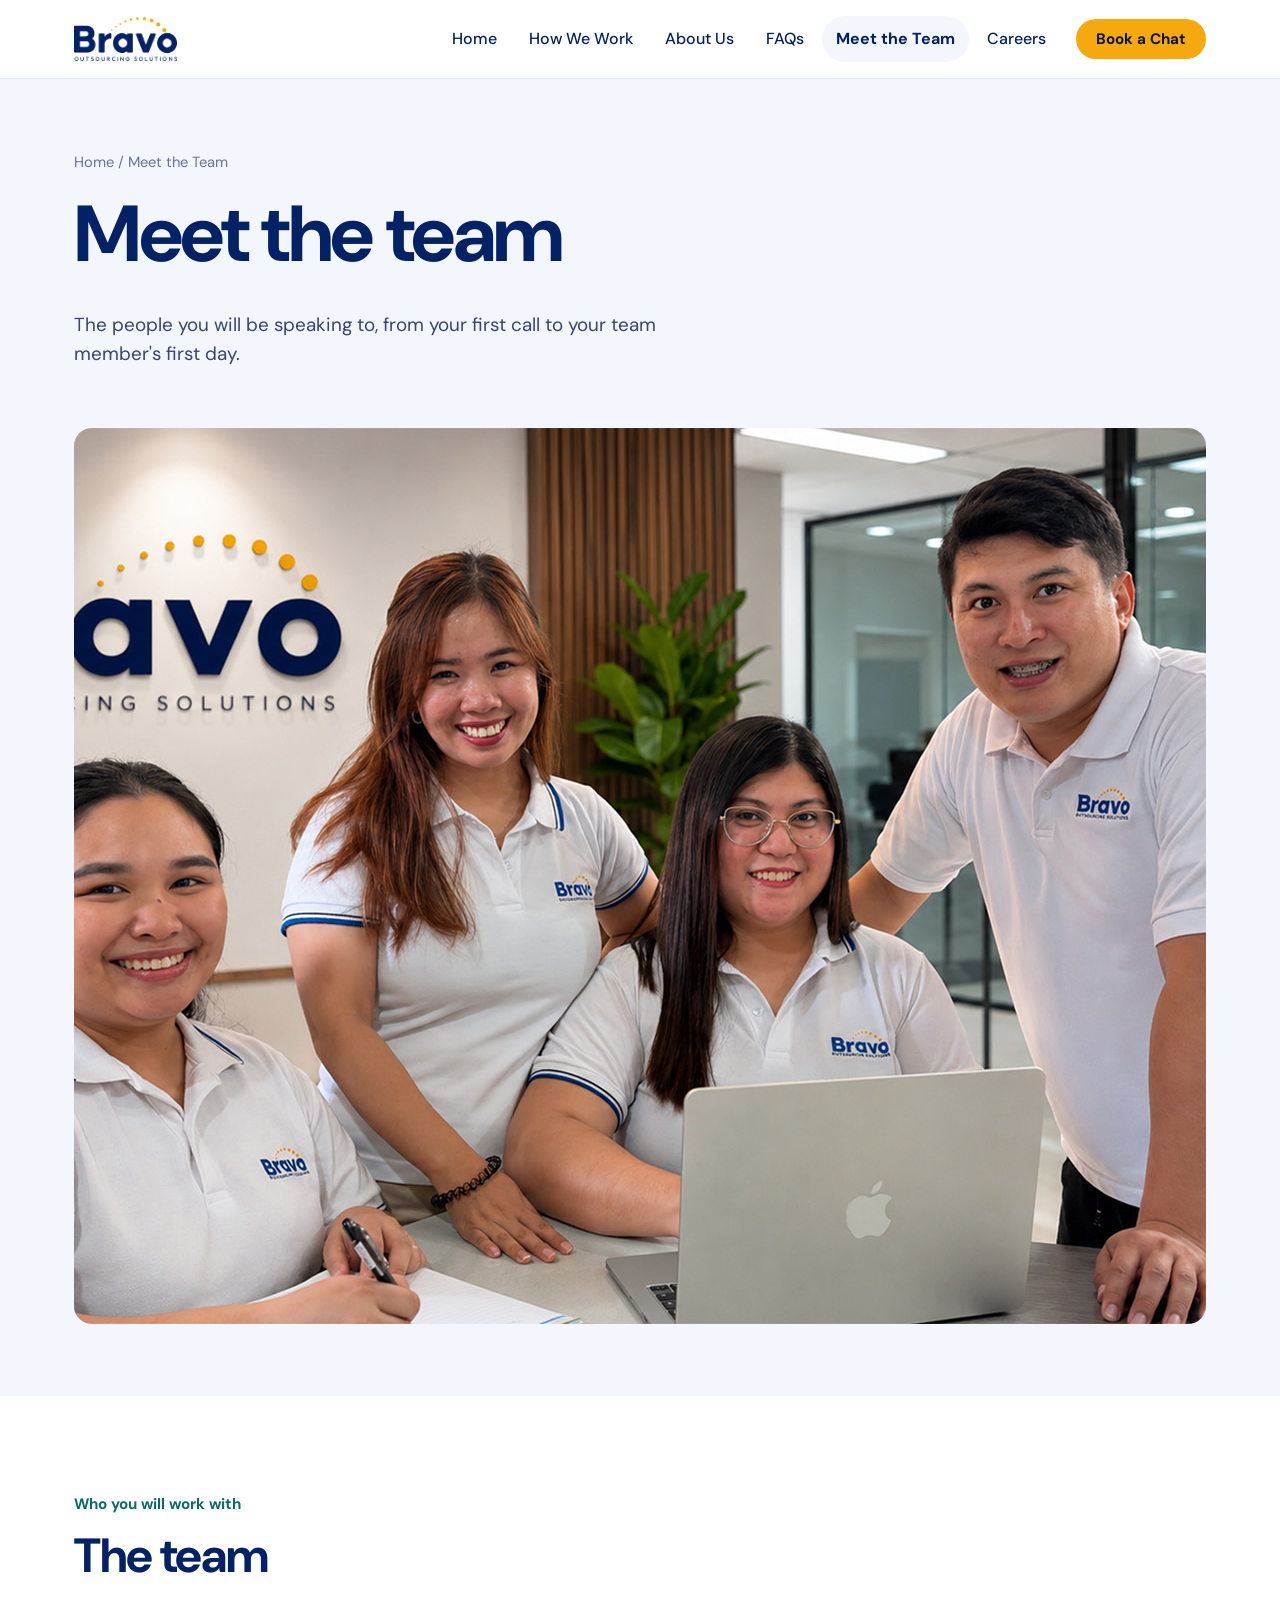
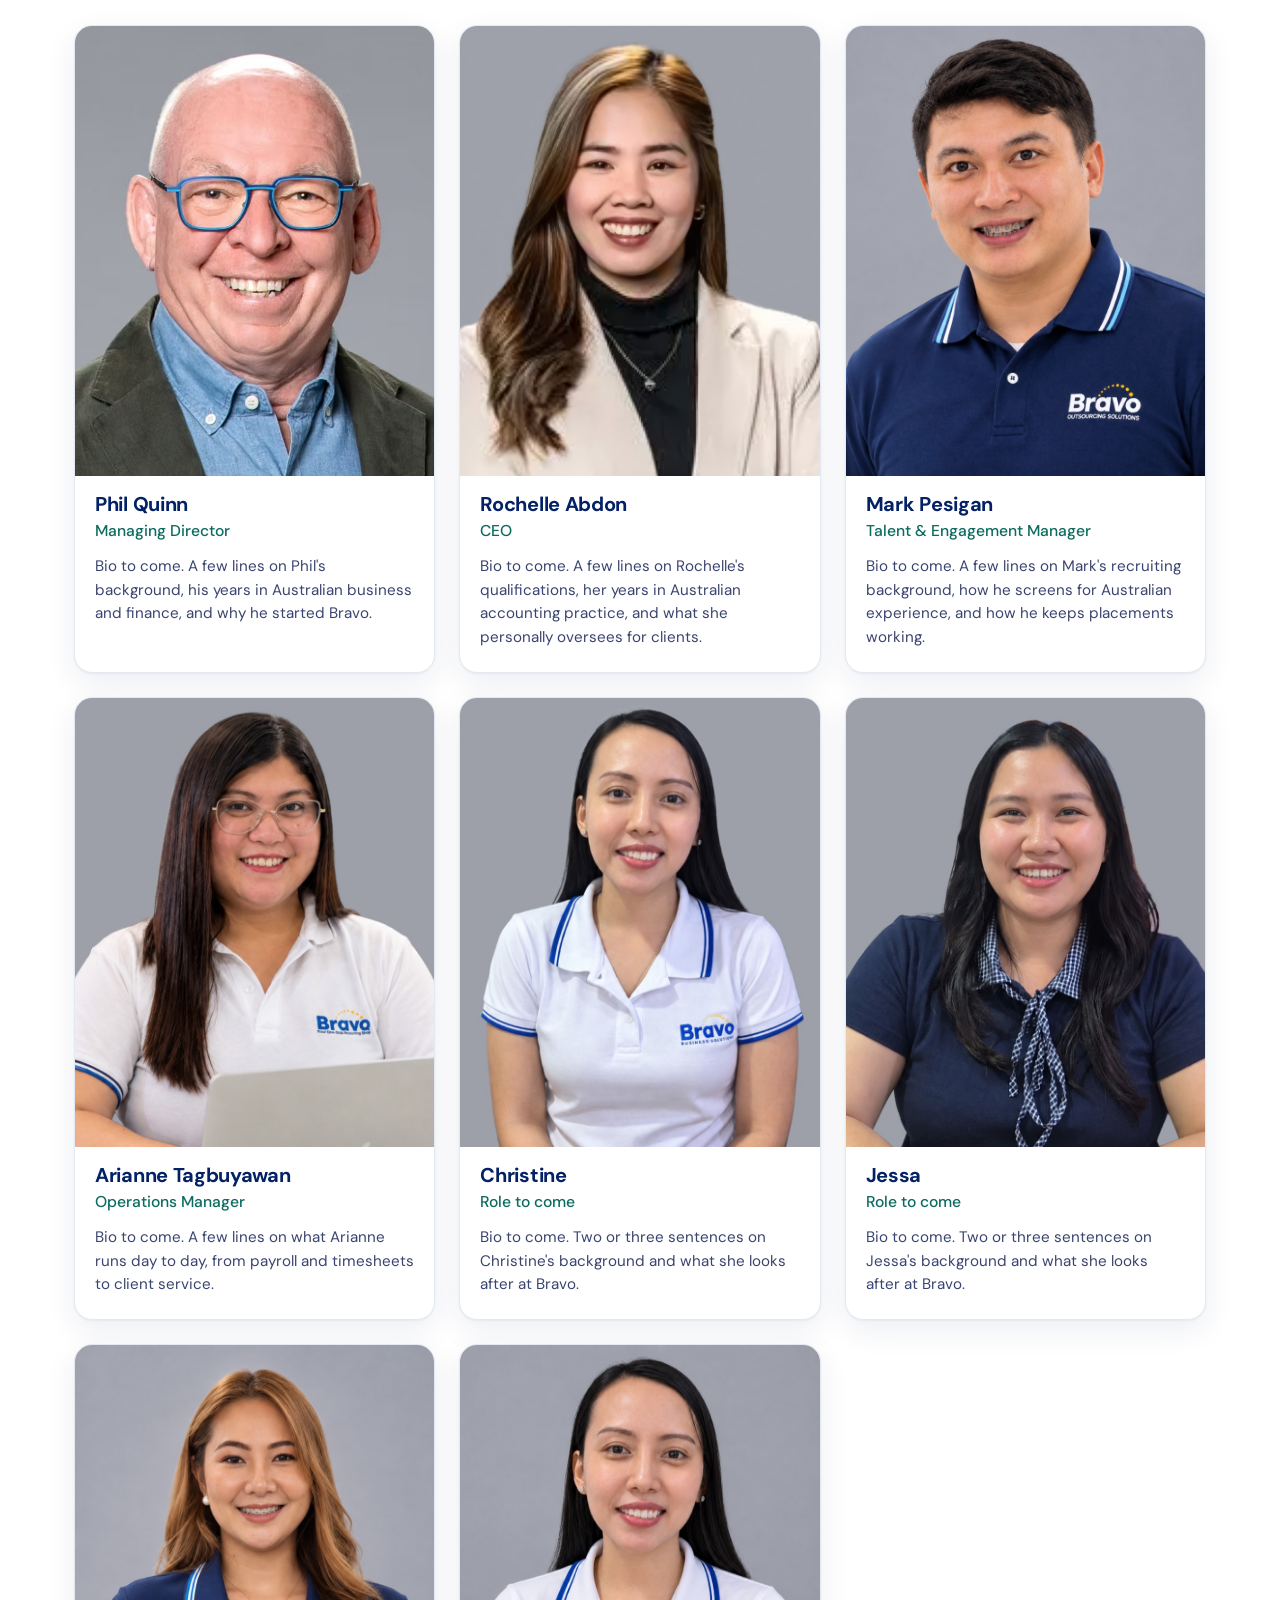
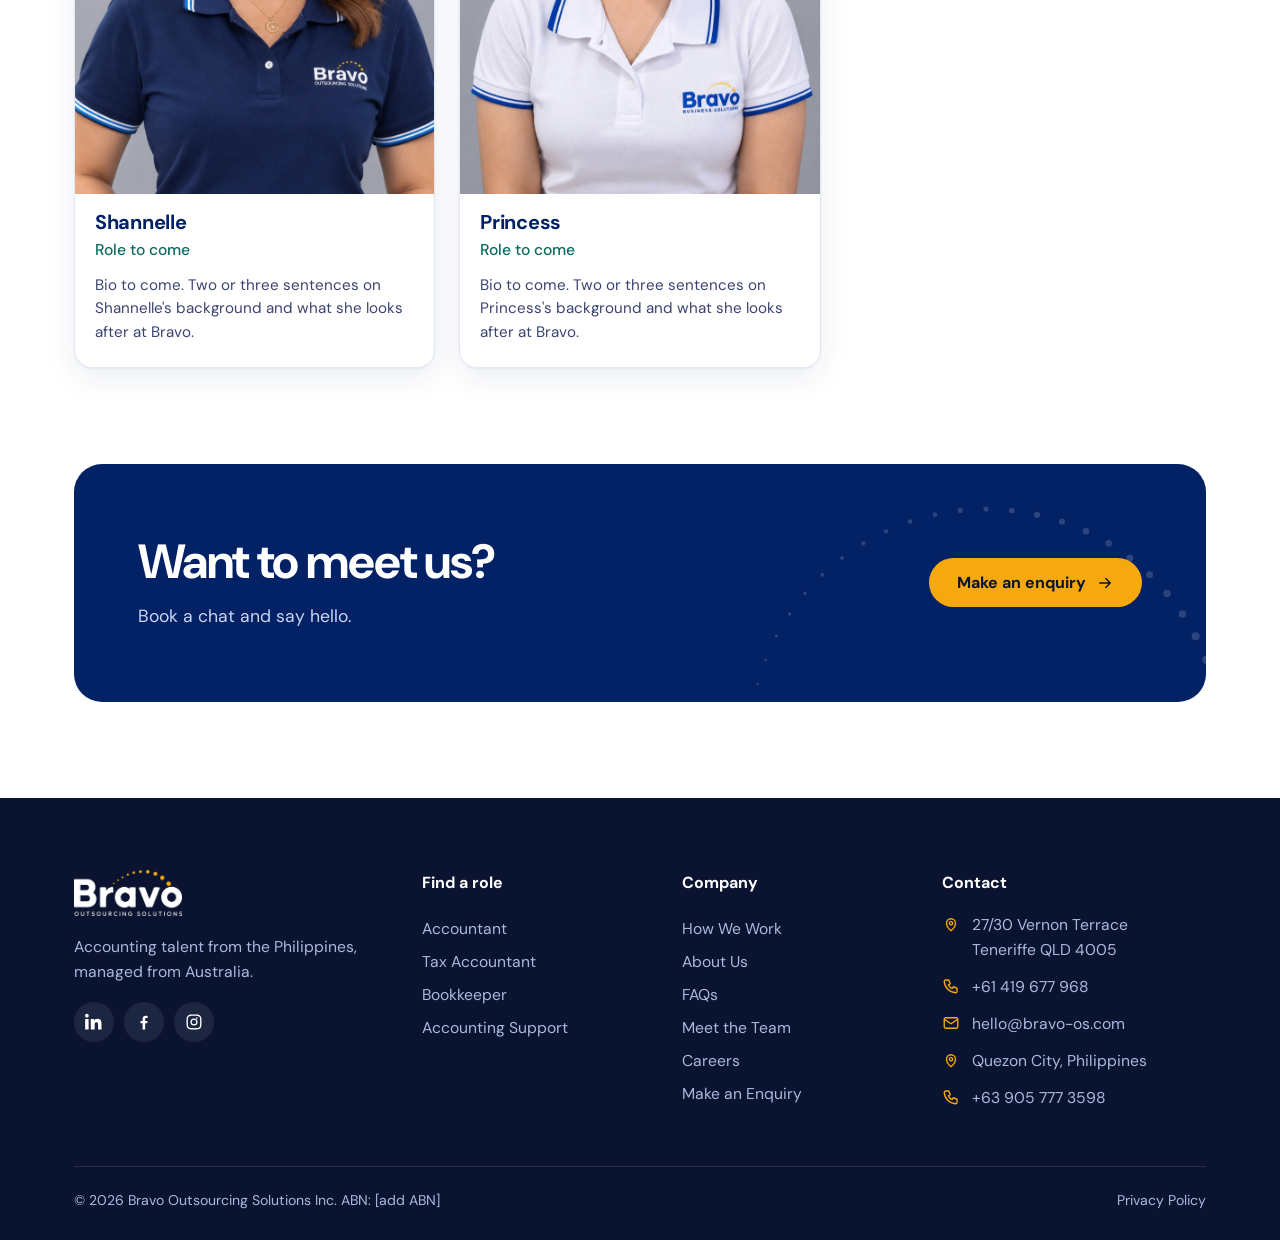
<file: team.html>
<!doctype html>
<html lang="en-AU"><head><meta charset="utf-8">
<meta name="viewport" content="width=device-width,initial-scale=1">
<title>Meet the Team | Bravo Outsourcing</title>
<meta name="description" content="Meet the Bravo Outsourcing leadership and operations team.">
<link rel="preconnect" href="https://fonts.googleapis.com"><link rel="preconnect" href="https://fonts.gstatic.com" crossorigin>
<link href="https://fonts.googleapis.com/css2?family=DM+Sans:opsz,wght@9..40,400;9..40,500;9..40,700&display=swap" rel="stylesheet">
<link rel="stylesheet" href="assets/site.css">
</head><body class=""><header class="site-header" id="hdr"><div class="wrap header-in">
<a class="logo" href="index.html" aria-label="Bravo Outsourcing home"><img class="lg-dark" src="assets/logo.png" alt="Bravo Outsourcing" width="104" height="44"><img class="lg-light" src="assets/logo-white.png" alt="" width="104" height="44"></a>
<button class="burger" aria-label="Open menu" aria-expanded="false" onclick="var n=document.getElementById('nav');var o=n.classList.toggle('open');this.setAttribute('aria-expanded',o)"><svg class="" viewBox="0 0 24 24" fill="none" stroke="currentColor" stroke-width="1.8" stroke-linecap="round" stroke-linejoin="round" aria-hidden="true"><path d="M4 7h16M4 12h16M4 17h16"/></svg></button>
<nav class="nav" id="nav"><a class="nl" href="index.html">Home</a><a class="nl" href="how-we-work.html">How We Work</a><a class="nl" href="about.html">About Us</a><a class="nl" href="faq.html">FAQs</a><a class="nl on" href="team.html">Meet the Team</a><a class="nl" href="careers.html">Careers</a><a class="btn btn-yellow btn-sm" href="enquiry.html">Book a Chat</a></nav>
</div></header>
<section class="phero plain" style="padding-bottom:40px"><div class="wrap"><p class="crumbs"><a href="index.html">Home</a> / Meet the Team</p>
<h1>Meet the team</h1><p class="lede">The people you will be speaking to, from your first call to your team member's first day.</p></div></section>
<section class="tint" style="padding:0 0 72px"><div class="wrap">
<figure class="team-photo reveal"><img src="assets/team-photo.jpg" alt="The Bravo team in the Quezon City office" width="1600" height="896" style="aspect-ratio:16/9"></figure>
</div></section>
<section><div class="wrap"><div class="sec-head"><div><span class="kicker">Who you will work with</span><h2>The team</h2></div></div>
<div class="team three"><div class="tm bio reveal d0"><img src="assets/team-phil.jpg" alt="Phil Quinn" loading="lazy"><div><h3>Phil Quinn</h3><span>Managing Director</span><p>Bio to come. A few lines on Phil's background, his years in Australian business and finance, and why he started Bravo.</p></div></div><div class="tm bio reveal d1"><img src="assets/team-rochelle.jpg" alt="Rochelle Abdon" loading="lazy"><div><h3>Rochelle Abdon</h3><span>CEO</span><p>Bio to come. A few lines on Rochelle's qualifications, her years in Australian accounting practice, and what she personally oversees for clients.</p></div></div><div class="tm bio reveal d2"><img src="assets/team-mark.jpg" alt="Mark Pesigan" loading="lazy"><div><h3>Mark Pesigan</h3><span>Talent & Engagement Manager</span><p>Bio to come. A few lines on Mark's recruiting background, how he screens for Australian experience, and how he keeps placements working.</p></div></div><div class="tm bio reveal d0"><img src="assets/team-arianna.jpg" alt="Arianne Tagbuyawan" loading="lazy"><div><h3>Arianne Tagbuyawan</h3><span>Operations Manager</span><p>Bio to come. A few lines on what Arianne runs day to day, from payroll and timesheets to client service.</p></div></div><div class="tm bio reveal d1"><img src="assets/team-christine.jpg" alt="Christine" loading="lazy"><div><h3>Christine</h3><span>Role to come</span><p>Bio to come. Two or three sentences on Christine's background and what she looks after at Bravo.</p></div></div><div class="tm bio reveal d2"><img src="assets/team-jessa.jpg" alt="Jessa" loading="lazy"><div><h3>Jessa</h3><span>Role to come</span><p>Bio to come. Two or three sentences on Jessa's background and what she looks after at Bravo.</p></div></div><div class="tm bio reveal d0"><img src="assets/team-shannelle.jpg" alt="Shannelle" loading="lazy"><div><h3>Shannelle</h3><span>Role to come</span><p>Bio to come. Two or three sentences on Shannelle's background and what she looks after at Bravo.</p></div></div><div class="tm bio reveal d1"><img src="assets/team-princess.jpg" alt="Princess" loading="lazy"><div><h3>Princess</h3><span>Role to come</span><p>Bio to come. Two or three sentences on Princess's background and what she looks after at Bravo.</p></div></div></div></div></section>
<section class="cta-sec"><div class="wrap"><div class="cta"><svg class="cta-arc" width="640" height="349" viewBox="0 0 220 120" fill="#ffffff" opacity="0.16" aria-hidden="true"><circle cx="13.4" cy="86.1" r="0.5"/><circle cx="16.8" cy="75.8" r="0.6"/><circle cx="21.3" cy="65.8" r="0.6"/><circle cx="26.9" cy="56.4" r="0.7"/><circle cx="33.4" cy="47.7" r="0.7"/><circle cx="40.8" cy="39.8" r="0.8"/><circle cx="49.1" cy="32.7" r="0.8"/><circle cx="58.1" cy="26.5" r="0.9"/><circle cx="67.7" cy="21.4" r="0.9"/><circle cx="77.9" cy="17.3" r="1.0"/><circle cx="88.4" cy="14.4" r="1.0"/><circle cx="99.1" cy="12.6" r="1.1"/><circle cx="110.0" cy="12.0" r="1.1"/><circle cx="120.9" cy="12.6" r="1.2"/><circle cx="131.6" cy="14.4" r="1.3"/><circle cx="142.1" cy="17.3" r="1.3"/><circle cx="152.3" cy="21.4" r="1.4"/><circle cx="161.9" cy="26.5" r="1.4"/><circle cx="170.9" cy="32.7" r="1.5"/><circle cx="179.2" cy="39.8" r="1.5"/><circle cx="186.6" cy="47.7" r="1.6"/><circle cx="193.1" cy="56.4" r="1.6"/><circle cx="198.7" cy="65.8" r="1.7"/><circle cx="203.2" cy="75.8" r="1.7"/><circle cx="206.6" cy="86.1" r="1.8"/></svg><div class="cta-in"><div><h2>Want to meet us?</h2><p>Book a chat and say hello.</p></div>
<div class="cta-btns"><a class="btn btn-yellow" href="enquiry.html">Make an enquiry <svg class="" viewBox="0 0 24 24" fill="none" stroke="currentColor" stroke-width="1.8" stroke-linecap="round" stroke-linejoin="round" aria-hidden="true"><path d="M5 12h14M13 6l6 6-6 6"/></svg></a></div></div></div></div></section><footer class="site-footer"><div class="wrap">
<div class="f-grid">
<div><img src="assets/logo-white.png" alt="Bravo Outsourcing" width="108" height="46"><p>Accounting talent from the Philippines, managed from Australia.</p><div class="social"><a href="#" aria-label="Bravo on LinkedIn" title="LinkedIn"><svg viewBox="0 0 24 24" fill="currentColor" aria-hidden="true"><path d="M4.98 3.5C4.98 4.88 3.87 6 2.5 6S0 4.88 0 3.5 1.12 1 2.5 1s2.48 1.12 2.48 2.5zM.2 8h4.6v14H.2V8zm7.5 0h4.4v1.9h.1c.6-1.1 2.1-2.3 4.3-2.3 4.6 0 5.5 3 5.5 7V22h-4.6v-6.2c0-1.5 0-3.4-2.1-3.4s-2.4 1.6-2.4 3.3V22H7.7V8z"/></svg></a><a href="#" aria-label="Bravo on Facebook" title="Facebook"><svg viewBox="0 0 24 24" fill="currentColor" aria-hidden="true"><path d="M13.5 22v-8.2h2.8l.4-3.3h-3.2V8.4c0-.9.3-1.6 1.6-1.6h1.7V3.9c-.3 0-1.3-.1-2.5-.1-2.5 0-4.2 1.5-4.2 4.3v2.4H7.3v3.3h2.8V22h3.4z"/></svg></a><a href="#" aria-label="Bravo on Instagram" title="Instagram"><svg viewBox="0 0 24 24" fill="currentColor" aria-hidden="true"><path d="M12 7.3a4.7 4.7 0 100 9.4 4.7 4.7 0 000-9.4zm0 7.7a3 3 0 110-6 3 3 0 010 6zm5-8.2a1.1 1.1 0 11-2.2 0 1.1 1.1 0 012.2 0zM12 2c-2.7 0-3 0-4.1.1-1.1 0-1.8.2-2.4.5-.7.2-1.2.6-1.8 1.1-.5.6-.9 1.1-1.1 1.8-.3.6-.5 1.3-.5 2.4C2 9 2 9.3 2 12s0 3 .1 4.1c0 1.1.2 1.8.5 2.4.2.7.6 1.2 1.1 1.8.6.5 1.1.9 1.8 1.1.6.3 1.3.5 2.4.5C9 22 9.3 22 12 22s3 0 4.1-.1c1.1 0 1.8-.2 2.4-.5.7-.2 1.2-.6 1.8-1.1.5-.6.9-1.1 1.1-1.8.3-.6.5-1.3.5-2.4.1-1.1.1-1.4.1-4.1s0-3-.1-4.1c0-1.1-.2-1.8-.5-2.4-.2-.7-.6-1.2-1.1-1.8-.6-.5-1.1-.9-1.8-1.1-.6-.3-1.3-.5-2.4-.5C15 2 14.7 2 12 2zm0 1.8c2.7 0 3 0 4 .1 1 0 1.5.2 1.9.3.5.2.8.4 1.1.8.4.3.6.6.8 1.1.1.4.3.9.3 1.9.1 1 .1 1.3.1 4s0 3-.1 4c0 1-.2 1.5-.3 1.9-.2.5-.4.8-.8 1.1-.3.4-.6.6-1.1.8-.4.1-.9.3-1.9.3-1 .1-1.3.1-4 .1s-3 0-4-.1c-1 0-1.5-.2-1.9-.3-.5-.2-.8-.4-1.1-.8-.4-.3-.6-.6-.8-1.1-.1-.4-.3-.9-.3-1.9-.1-1-.1-1.3-.1-4s0-3 .1-4c0-1 .2-1.5.3-1.9.2-.5.4-.8.8-1.1.3-.4.6-.6 1.1-.8.4-.1.9-.3 1.9-.3 1-.1 1.3-.1 4-.1z"/></svg></a></div></div>
<div><h4>Find a role</h4><a href="accountant.html">Accountant</a><a href="tax-accountant.html">Tax Accountant</a><a href="bookkeeper.html">Bookkeeper</a><a href="accounting-support.html">Accounting Support</a></div>
<div><h4>Company</h4><a href="how-we-work.html">How We Work</a><a href="about.html">About Us</a><a href="faq.html">FAQs</a><a href="team.html">Meet the Team</a><a href="careers.html">Careers</a><a href="enquiry.html">Make an Enquiry</a></div>
<div class="f-contact"><h4>Contact</h4><p><svg viewBox="0 0 24 24" fill="none" stroke="currentColor" stroke-width="1.8" stroke-linecap="round" stroke-linejoin="round" aria-hidden="true"><path d="M12 21s-6-5.2-6-10a6 6 0 0112 0c0 4.8-6 10-6 10z"/><circle cx="12" cy="11" r="2.2"/></svg><span>27/30 Vernon Terrace<br>Teneriffe QLD 4005</span></p><p><svg viewBox="0 0 24 24" fill="none" stroke="currentColor" stroke-width="1.8" stroke-linecap="round" stroke-linejoin="round" aria-hidden="true"><path d="M5 4h4l2 5-2.5 1.5a11 11 0 005 5L15 13l5 2v4a2 2 0 01-2 2A16 16 0 013 6a2 2 0 012-2z"/></svg><a href="tel:+61419677968">+61 419 677 968</a></p><p><svg viewBox="0 0 24 24" fill="none" stroke="currentColor" stroke-width="1.8" stroke-linecap="round" stroke-linejoin="round" aria-hidden="true"><rect x="3" y="5" width="18" height="14" rx="2"/><path d="M3 7l9 6 9-6"/></svg><a href="mailto:hello@bravo-os.com">hello@bravo-os.com</a></p><p><svg viewBox="0 0 24 24" fill="none" stroke="currentColor" stroke-width="1.8" stroke-linecap="round" stroke-linejoin="round" aria-hidden="true"><path d="M12 21s-6-5.2-6-10a6 6 0 0112 0c0 4.8-6 10-6 10z"/><circle cx="12" cy="11" r="2.2"/></svg><span>Quezon City, Philippines</span></p><p><svg viewBox="0 0 24 24" fill="none" stroke="currentColor" stroke-width="1.8" stroke-linecap="round" stroke-linejoin="round" aria-hidden="true"><path d="M5 4h4l2 5-2.5 1.5a11 11 0 005 5L15 13l5 2v4a2 2 0 01-2 2A16 16 0 013 6a2 2 0 012-2z"/></svg><a href="tel:+639057773598">+63 905 777 3598</a></p></div>
</div>
<div class="legal"><span>&copy; 2026 Bravo Outsourcing Solutions Inc. ABN: [add ABN]</span><a href="#">Privacy Policy</a></div>
</div></footer>
<script>
(function(){var els=document.querySelectorAll('.reveal');
if(!('IntersectionObserver' in window)){els.forEach(function(e){e.classList.add('in')});return}
var io=new IntersectionObserver(function(es){es.forEach(function(e){if(e.isIntersecting){e.target.classList.add('in');io.unobserve(e.target)}})},{threshold:.12});
els.forEach(function(e){io.observe(e)});
var st=document.querySelectorAll('.statement');var io2=new IntersectionObserver(function(es){es.forEach(function(e){if(e.isIntersecting){var ws=e.target.querySelectorAll('.w');ws.forEach(function(w,i){w.style.transitionDelay=(i*70)+'ms'});e.target.classList.add('in');io2.unobserve(e.target)}})},{threshold:.3});
st.forEach(function(e){io2.observe(e)});
var h=document.getElementById('hdr');if(h&&h.classList.contains('over')){var f=function(){h.classList.toggle('solid',window.scrollY>40)};f();window.addEventListener('scroll',f,{passive:true})}})();
</script></body></html>
</file>
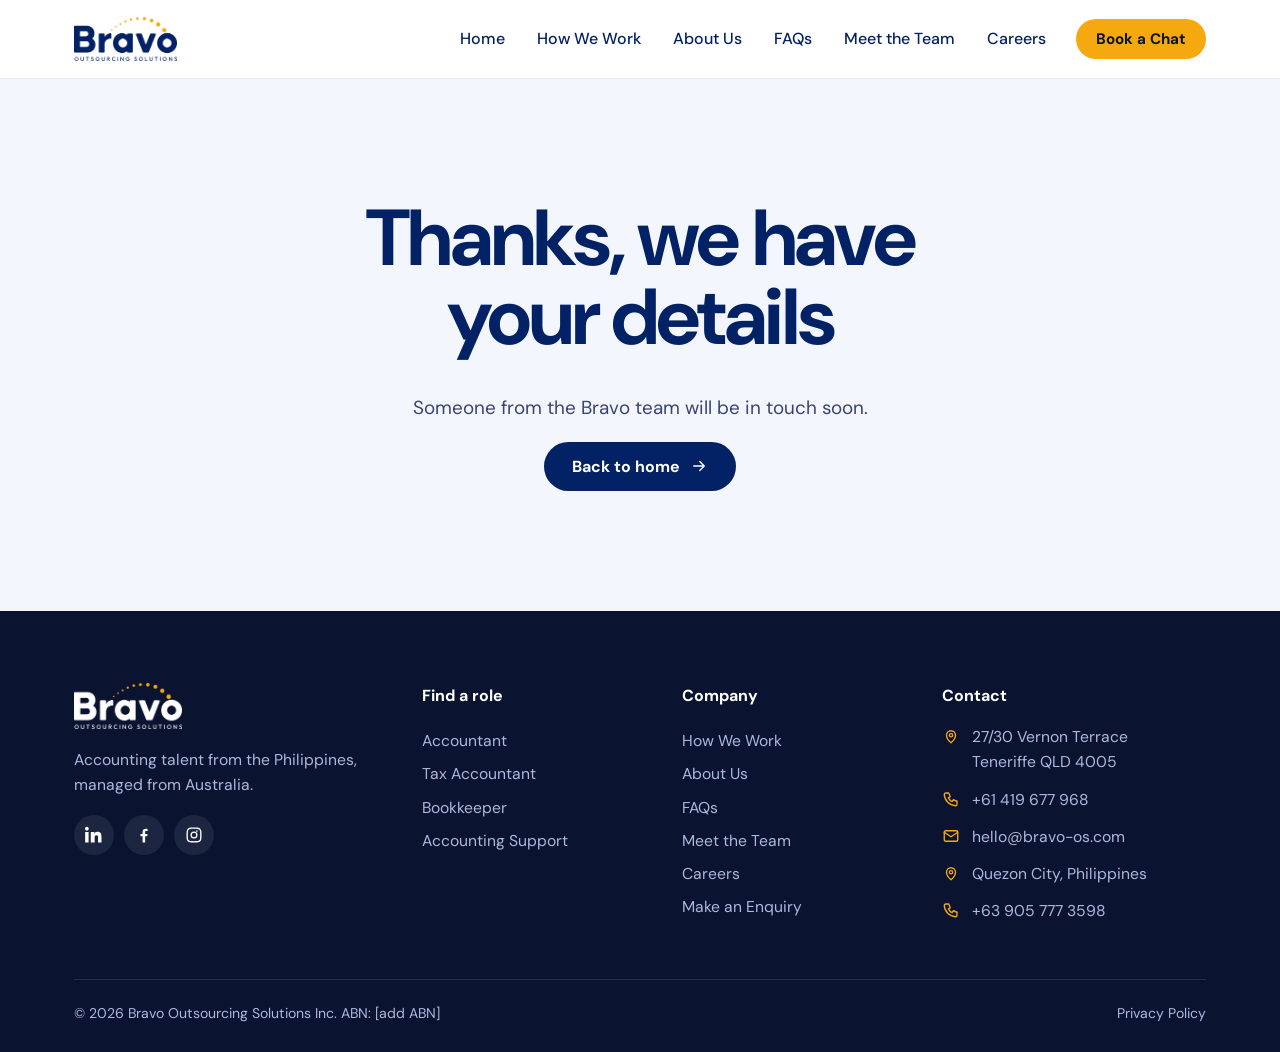
<file: thanks.html>
<!doctype html>
<html lang="en-AU"><head><meta charset="utf-8">
<meta name="viewport" content="width=device-width,initial-scale=1">
<title>Thanks | Bravo Outsourcing</title>
<meta name="description" content="Enquiry received.">
<link rel="preconnect" href="https://fonts.googleapis.com"><link rel="preconnect" href="https://fonts.gstatic.com" crossorigin>
<link href="https://fonts.googleapis.com/css2?family=DM+Sans:opsz,wght@9..40,400;9..40,500;9..40,700&display=swap" rel="stylesheet">
<link rel="stylesheet" href="assets/site.css">
</head><body class=""><header class="site-header" id="hdr"><div class="wrap header-in">
<a class="logo" href="index.html" aria-label="Bravo Outsourcing home"><img class="lg-dark" src="assets/logo.png" alt="Bravo Outsourcing" width="104" height="44"><img class="lg-light" src="assets/logo-white.png" alt="" width="104" height="44"></a>
<button class="burger" aria-label="Open menu" aria-expanded="false" onclick="var n=document.getElementById('nav');var o=n.classList.toggle('open');this.setAttribute('aria-expanded',o)"><svg class="" viewBox="0 0 24 24" fill="none" stroke="currentColor" stroke-width="1.8" stroke-linecap="round" stroke-linejoin="round" aria-hidden="true"><path d="M4 7h16M4 12h16M4 17h16"/></svg></button>
<nav class="nav" id="nav"><a class="nl" href="index.html">Home</a><a class="nl" href="how-we-work.html">How We Work</a><a class="nl" href="about.html">About Us</a><a class="nl" href="faq.html">FAQs</a><a class="nl" href="team.html">Meet the Team</a><a class="nl" href="careers.html">Careers</a><a class="btn btn-yellow btn-sm" href="enquiry.html">Book a Chat</a></nav>
</div></header><section class="tint" style="padding:120px 0"><div class="wrap narrow center"><h1>Thanks, we have your details</h1>
<p class="lede">Someone from the Bravo team will be in touch soon.</p>
<a class="btn" href="index.html">Back to home <svg class="" viewBox="0 0 24 24" fill="none" stroke="currentColor" stroke-width="1.8" stroke-linecap="round" stroke-linejoin="round" aria-hidden="true"><path d="M5 12h14M13 6l6 6-6 6"/></svg></a></div></section><footer class="site-footer"><div class="wrap">
<div class="f-grid">
<div><img src="assets/logo-white.png" alt="Bravo Outsourcing" width="108" height="46"><p>Accounting talent from the Philippines, managed from Australia.</p><div class="social"><a href="#" aria-label="Bravo on LinkedIn" title="LinkedIn"><svg viewBox="0 0 24 24" fill="currentColor" aria-hidden="true"><path d="M4.98 3.5C4.98 4.88 3.87 6 2.5 6S0 4.88 0 3.5 1.12 1 2.5 1s2.48 1.12 2.48 2.5zM.2 8h4.6v14H.2V8zm7.5 0h4.4v1.9h.1c.6-1.1 2.1-2.3 4.3-2.3 4.6 0 5.5 3 5.5 7V22h-4.6v-6.2c0-1.5 0-3.4-2.1-3.4s-2.4 1.6-2.4 3.3V22H7.7V8z"/></svg></a><a href="#" aria-label="Bravo on Facebook" title="Facebook"><svg viewBox="0 0 24 24" fill="currentColor" aria-hidden="true"><path d="M13.5 22v-8.2h2.8l.4-3.3h-3.2V8.4c0-.9.3-1.6 1.6-1.6h1.7V3.9c-.3 0-1.3-.1-2.5-.1-2.5 0-4.2 1.5-4.2 4.3v2.4H7.3v3.3h2.8V22h3.4z"/></svg></a><a href="#" aria-label="Bravo on Instagram" title="Instagram"><svg viewBox="0 0 24 24" fill="currentColor" aria-hidden="true"><path d="M12 7.3a4.7 4.7 0 100 9.4 4.7 4.7 0 000-9.4zm0 7.7a3 3 0 110-6 3 3 0 010 6zm5-8.2a1.1 1.1 0 11-2.2 0 1.1 1.1 0 012.2 0zM12 2c-2.7 0-3 0-4.1.1-1.1 0-1.8.2-2.4.5-.7.2-1.2.6-1.8 1.1-.5.6-.9 1.1-1.1 1.8-.3.6-.5 1.3-.5 2.4C2 9 2 9.3 2 12s0 3 .1 4.1c0 1.1.2 1.8.5 2.4.2.7.6 1.2 1.1 1.8.6.5 1.1.9 1.8 1.1.6.3 1.3.5 2.4.5C9 22 9.3 22 12 22s3 0 4.1-.1c1.1 0 1.8-.2 2.4-.5.7-.2 1.2-.6 1.8-1.1.5-.6.9-1.1 1.1-1.8.3-.6.5-1.3.5-2.4.1-1.1.1-1.4.1-4.1s0-3-.1-4.1c0-1.1-.2-1.8-.5-2.4-.2-.7-.6-1.2-1.1-1.8-.6-.5-1.1-.9-1.8-1.1-.6-.3-1.3-.5-2.4-.5C15 2 14.7 2 12 2zm0 1.8c2.7 0 3 0 4 .1 1 0 1.5.2 1.9.3.5.2.8.4 1.1.8.4.3.6.6.8 1.1.1.4.3.9.3 1.9.1 1 .1 1.3.1 4s0 3-.1 4c0 1-.2 1.5-.3 1.9-.2.5-.4.8-.8 1.1-.3.4-.6.6-1.1.8-.4.1-.9.3-1.9.3-1 .1-1.3.1-4 .1s-3 0-4-.1c-1 0-1.5-.2-1.9-.3-.5-.2-.8-.4-1.1-.8-.4-.3-.6-.6-.8-1.1-.1-.4-.3-.9-.3-1.9-.1-1-.1-1.3-.1-4s0-3 .1-4c0-1 .2-1.5.3-1.9.2-.5.4-.8.8-1.1.3-.4.6-.6 1.1-.8.4-.1.9-.3 1.9-.3 1-.1 1.3-.1 4-.1z"/></svg></a></div></div>
<div><h4>Find a role</h4><a href="accountant.html">Accountant</a><a href="tax-accountant.html">Tax Accountant</a><a href="bookkeeper.html">Bookkeeper</a><a href="accounting-support.html">Accounting Support</a></div>
<div><h4>Company</h4><a href="how-we-work.html">How We Work</a><a href="about.html">About Us</a><a href="faq.html">FAQs</a><a href="team.html">Meet the Team</a><a href="careers.html">Careers</a><a href="enquiry.html">Make an Enquiry</a></div>
<div class="f-contact"><h4>Contact</h4><p><svg viewBox="0 0 24 24" fill="none" stroke="currentColor" stroke-width="1.8" stroke-linecap="round" stroke-linejoin="round" aria-hidden="true"><path d="M12 21s-6-5.2-6-10a6 6 0 0112 0c0 4.8-6 10-6 10z"/><circle cx="12" cy="11" r="2.2"/></svg><span>27/30 Vernon Terrace<br>Teneriffe QLD 4005</span></p><p><svg viewBox="0 0 24 24" fill="none" stroke="currentColor" stroke-width="1.8" stroke-linecap="round" stroke-linejoin="round" aria-hidden="true"><path d="M5 4h4l2 5-2.5 1.5a11 11 0 005 5L15 13l5 2v4a2 2 0 01-2 2A16 16 0 013 6a2 2 0 012-2z"/></svg><a href="tel:+61419677968">+61 419 677 968</a></p><p><svg viewBox="0 0 24 24" fill="none" stroke="currentColor" stroke-width="1.8" stroke-linecap="round" stroke-linejoin="round" aria-hidden="true"><rect x="3" y="5" width="18" height="14" rx="2"/><path d="M3 7l9 6 9-6"/></svg><a href="mailto:hello@bravo-os.com">hello@bravo-os.com</a></p><p><svg viewBox="0 0 24 24" fill="none" stroke="currentColor" stroke-width="1.8" stroke-linecap="round" stroke-linejoin="round" aria-hidden="true"><path d="M12 21s-6-5.2-6-10a6 6 0 0112 0c0 4.8-6 10-6 10z"/><circle cx="12" cy="11" r="2.2"/></svg><span>Quezon City, Philippines</span></p><p><svg viewBox="0 0 24 24" fill="none" stroke="currentColor" stroke-width="1.8" stroke-linecap="round" stroke-linejoin="round" aria-hidden="true"><path d="M5 4h4l2 5-2.5 1.5a11 11 0 005 5L15 13l5 2v4a2 2 0 01-2 2A16 16 0 013 6a2 2 0 012-2z"/></svg><a href="tel:+639057773598">+63 905 777 3598</a></p></div>
</div>
<div class="legal"><span>&copy; 2026 Bravo Outsourcing Solutions Inc. ABN: [add ABN]</span><a href="#">Privacy Policy</a></div>
</div></footer>
<script>
(function(){var els=document.querySelectorAll('.reveal');
if(!('IntersectionObserver' in window)){els.forEach(function(e){e.classList.add('in')});return}
var io=new IntersectionObserver(function(es){es.forEach(function(e){if(e.isIntersecting){e.target.classList.add('in');io.unobserve(e.target)}})},{threshold:.12});
els.forEach(function(e){io.observe(e)});
var st=document.querySelectorAll('.statement');var io2=new IntersectionObserver(function(es){es.forEach(function(e){if(e.isIntersecting){var ws=e.target.querySelectorAll('.w');ws.forEach(function(w,i){w.style.transitionDelay=(i*70)+'ms'});e.target.classList.add('in');io2.unobserve(e.target)}})},{threshold:.3});
st.forEach(function(e){io2.observe(e)});
var h=document.getElementById('hdr');if(h&&h.classList.contains('over')){var f=function(){h.classList.toggle('solid',window.scrollY>40)};f();window.addEventListener('scroll',f,{passive:true})}})();
</script></body></html>
</file>
<file: assets/site.css>
:root{
  --navy:#032165;--navy-d:#021747;--ink:#0A1330;--text:#3A4470;--muted:#6B7497;
  --yellow:#F6A90E;--yellow-d:#D89310;--teal:#0C6B60;
  --tint:#F3F6FC;--line:#E3E8F3;--beige:#FBF3E2;--white:#fff;
  --r:18px;
  --shadow:0 1px 2px rgba(3,33,101,.05),0 10px 30px rgba(3,33,101,.08);
  --shadow-h:0 2px 6px rgba(3,33,101,.08),0 24px 48px rgba(3,33,101,.16);
  --disp:'DM Sans',Arial,Helvetica,sans-serif;
  --sans:'DM Sans',Arial,Helvetica,sans-serif;
}
*{box-sizing:border-box}
html{scroll-behavior:smooth}
body{margin:0;font-family:var(--sans);color:var(--text);background:#fff;line-height:1.6;font-size:17px;-webkit-font-smoothing:antialiased;overflow-x:hidden}
img{max-width:100%;display:block}
a{color:var(--navy)}
h1,h2,h3{font-family:var(--disp);font-weight:700;color:var(--navy);line-height:1.08;margin:0 0 .45em;letter-spacing:-.025em}
h1{font-size:clamp(2.7rem,6.2vw,5rem);line-height:1;letter-spacing:-.03em}
h2{font-size:clamp(2rem,3.8vw,3rem)}
h3{font-size:1.35rem;letter-spacing:-.015em}
.sec-head{display:flex;align-items:flex-end;justify-content:space-between;gap:24px;flex-wrap:wrap;margin-bottom:44px}
.sec-head h2{margin-bottom:0}
h4{color:var(--navy);margin:0 0 .5em}
p{margin:0 0 1em}
.wrap{max-width:1180px;margin:0 auto;padding:0 24px}
.narrow{max-width:760px}
.center{text-align:center}.center .lede{margin-left:auto;margin-right:auto}
.lede{font-size:1.18rem;color:var(--text);max-width:640px;line-height:1.55}
.kicker{display:block;font-size:.95rem;font-weight:700;color:var(--teal);margin-bottom:.9em}
.on-navy .kicker{color:var(--yellow)}
section{padding:96px 0}
.tint{background:var(--tint)}
.hl{color:#C98A0C}
.on-navy .hl,.cta .hl{color:var(--yellow)}
.arc{display:block;margin:0 auto 26px}

/* buttons */
.btn{display:inline-flex;align-items:center;gap:10px;background:var(--navy);color:#fff;font-weight:700;font-size:1rem;text-decoration:none;padding:15px 28px;border-radius:999px;border:0;cursor:pointer;font-family:inherit;line-height:1.2;transition:transform .2s,box-shadow .2s,background .2s}
.btn:hover{background:var(--navy-d);transform:translateY(-2px);box-shadow:0 12px 26px rgba(3,33,101,.28)}
.btn svg{width:18px;height:18px;transition:transform .2s;flex:none}
.btn:hover svg{transform:translateX(4px)}
.btn-yellow{background:var(--yellow);color:var(--ink)}.btn-yellow:hover{background:#FFB92B;box-shadow:0 12px 26px rgba(246,169,14,.35)}
.btn-ghost{background:transparent;color:#fff;box-shadow:inset 0 0 0 2px rgba(255,255,255,.45)}
.btn-ghost:hover{background:rgba(255,255,255,.1);box-shadow:inset 0 0 0 2px #fff}
.btn-line{background:#fff;color:var(--navy);box-shadow:inset 0 0 0 2px var(--line)}.btn-line:hover{background:#fff;box-shadow:inset 0 0 0 2px var(--navy)}
.btn-sm{padding:11px 20px;font-size:.95rem}
.textlink{font-weight:700;color:var(--navy);text-decoration:none;display:inline-flex;align-items:center;gap:8px}
.textlink svg{width:16px;height:16px;transition:transform .2s}.textlink:hover svg{transform:translateX(4px)}

/* header */
.site-header{position:sticky;top:0;z-index:50;background:rgba(255,255,255,.94);backdrop-filter:blur(10px);border-bottom:1px solid var(--line)}
.header-in{display:flex;align-items:center;justify-content:space-between;gap:24px;height:78px}
.logo img{height:44px;width:auto}
.logo .lg-light{display:none}
.site-header.over{position:fixed;left:0;right:0;top:0;background:transparent;border-bottom-color:transparent;backdrop-filter:none;transition:background .3s,border-color .3s}
.site-header.over .nav a.nl{color:#fff}.site-header.over .nav a.nl:hover,.site-header.over .nav a.nl.on{background:rgba(255,255,255,.12)}
.site-header.over .burger{color:#fff}
.site-header.over .logo .lg-dark{display:none}.site-header.over .logo .lg-light{display:block}
.site-header.over.solid{background:rgba(3,33,101,.92);backdrop-filter:blur(10px);border-bottom-color:rgba(255,255,255,.1)}
@media(max-width:1120px){.site-header.over .nav{background:var(--navy)}.site-header.over .nav a.nl{color:#fff}}
.nav{display:flex;align-items:center;gap:4px}
.nav a.nl{color:var(--navy);text-decoration:none;font-weight:500;font-size:1rem;padding:10px 14px;border-radius:999px;transition:background .15s}
.nav a.nl:hover{background:var(--tint)}
.nav a.nl.on{font-weight:700;background:var(--tint)}
.nav .btn{margin-left:12px}
.burger{display:none;background:none;border:0;padding:10px;cursor:pointer;color:var(--navy)}
.burger svg{width:28px;height:28px}
@media(max-width:1120px){
  .burger{display:block}
  .nav{position:absolute;top:78px;left:0;right:0;background:#fff;flex-direction:column;align-items:stretch;padding:12px 24px 24px;border-bottom:1px solid var(--line);box-shadow:0 20px 30px rgba(3,33,101,.1);display:none;gap:2px}
  .nav.open{display:flex}
  .nav a.nl{padding:14px 14px;font-size:1.05rem;border-radius:12px}
  .nav .btn{margin:12px 0 0;justify-content:center}
}

/* home hero */
.hero{padding:150px 0 300px;position:relative;background:var(--navy);overflow:hidden}
.hero .hero-in{position:relative;z-index:1}
.hero h1{margin-bottom:.4em;color:#fff}
.hero .lede{font-size:1.22rem;margin-bottom:0;color:#C9D4EF}
.hero .hl{color:var(--yellow)}
.tiles-sec{padding:0 0 72px;background:#fff}
.tiles{display:grid;grid-template-columns:repeat(4,1fr);gap:22px;margin-top:-250px;position:relative;z-index:2}
.tile{position:relative;display:block;aspect-ratio:4/5;border-radius:22px;overflow:hidden;background:var(--navy);box-shadow:0 20px 50px rgba(3,33,101,.25);text-decoration:none;transition:transform .35s,box-shadow .35s}
.tile img{position:absolute;inset:0;width:100%;height:100%;object-fit:cover;transition:transform .9s cubic-bezier(.2,.7,.2,1)}
.tile::after{content:"";position:absolute;inset:0;background:linear-gradient(180deg,rgba(3,33,101,0) 38%,rgba(3,33,101,.55) 66%,rgba(3,33,101,.95) 100%)}
.tile-body{position:absolute;left:0;right:0;bottom:0;padding:26px;z-index:1}
.tile-body h3{color:#fff;font-size:1.75rem;margin:0 0 .25em;line-height:1}
.tile-body p{color:rgba(255,255,255,.78);font-size:.95rem;line-height:1.4;margin:0}
.tile-go{position:absolute;right:18px;top:18px;z-index:1;width:46px;height:46px;border-radius:50%;background:var(--yellow);color:var(--ink);display:grid;place-items:center;transition:transform .3s,background .3s}
.tile-go svg{width:20px;height:20px}
.tile:hover{transform:translateY(-10px);box-shadow:0 30px 60px rgba(3,33,101,.3)}
.tile:hover img{transform:scale(1.06)}
.tile:hover .tile-go{transform:translateX(4px) rotate(-45deg);background:#FFB92B}
.boxes{display:grid;grid-template-columns:repeat(4,1fr);gap:22px;margin-top:52px}
.box{display:flex;flex-direction:column;background:#fff;border-radius:var(--r);overflow:hidden;text-decoration:none;color:var(--text);box-shadow:var(--shadow);transition:transform .3s,box-shadow .3s;border:1px solid var(--line);position:relative}
.box:hover{transform:translateY(-8px);box-shadow:var(--shadow-h)}
.box-img{aspect-ratio:4/3;overflow:hidden;background:var(--tint);position:relative}
.box-img img{width:100%;height:100%;object-fit:cover;transition:transform .7s}
.box:hover .box-img img{transform:scale(1.06)}
.box-body{padding:22px 22px 24px;display:flex;flex-direction:column;flex:1;text-align:left}
.box-body h3{font-size:1.4rem;margin-bottom:.3em}
.box-body p{font-size:.97rem;color:var(--muted);margin-bottom:1.3em;line-height:1.5}
.box-go{margin-top:auto;display:inline-flex;align-items:center;gap:10px;font-weight:700;color:var(--navy)}
.box-go span{display:grid;place-items:center;width:36px;height:36px;border-radius:50%;background:var(--yellow);transition:transform .25s}
.box:hover .box-go span{transform:translateX(6px)}
.box-go svg{width:16px;height:16px}
.pick-foot{margin:40px 0 0;text-align:center;color:var(--muted)}
.pick-foot a{font-weight:700}
@media(max-width:1020px){.boxes{grid-template-columns:repeat(2,1fr)}.tiles{grid-template-columns:repeat(2,1fr)}}
@media(max-width:1020px){.hero{padding:140px 0 200px}.tiles{margin-top:-170px}}
@media(max-width:600px){.tiles{grid-template-columns:1fr;gap:16px;margin-top:-120px}.tile{aspect-ratio:16/10}.hero{padding:120px 0 150px}.tile-body{padding:20px}.tile-body h3{font-size:1.5rem}}
@media(max-width:560px){
  .boxes{grid-template-columns:1fr;gap:14px;margin-top:36px}
  .box{flex-direction:row}.box-img{aspect-ratio:auto;width:38%;flex-shrink:0}
  .box-body{padding:16px 16px 16px 18px}.box-body h3{font-size:1.3rem}.box-body p{font-size:.88rem;margin-bottom:.9em}
  .box-go span{width:30px;height:30px}
}

/* marquee */
.marquee{border-top:1px solid var(--line);border-bottom:1px solid var(--line);padding:18px 0;overflow:hidden;background:#fff}
.marquee-track{display:flex;width:max-content;gap:0;animation:marq 55s linear infinite}
.marquee:hover .marquee-track{animation-play-state:paused}
.marquee span{white-space:nowrap;color:var(--muted);font-weight:500;font-size:1.02rem;padding:0 22px;display:inline-flex;align-items:center;gap:22px}
.marquee span::after{content:"";width:6px;height:6px;border-radius:50%;background:var(--yellow)}
@keyframes marq{from{transform:translateX(0)}to{transform:translateX(-50%)}}

/* proof stage */
.proof{padding:96px 0 90px;background:#fff}
.stage{position:relative;margin-top:56px}
.panel{position:relative;background:var(--navy);border-radius:28px;height:600px;overflow:hidden}
.panel .glow{position:absolute;left:50%;bottom:-24%;transform:translateX(-50%);width:800px;height:800px;border-radius:50%;background:radial-gradient(closest-side,rgba(246,169,14,.42),rgba(246,169,14,0))}
.panel .ring{position:absolute;left:50%;top:50%;transform:translate(-50%,-50%);border-radius:50%;border:1.5px solid rgba(255,255,255,.08)}
.panel .people{position:absolute;left:50%;bottom:0;transform:translateX(-50%);height:94%;width:auto;max-width:none}
.panel .bigarc{position:absolute;left:50%;top:40px;transform:translateX(-50%);width:1000px}
.float{position:absolute;background:#fff;border-radius:16px;box-shadow:var(--shadow-h);padding:16px 18px;width:272px;display:flex;gap:14px;align-items:center;z-index:2}
.float .ic{flex:none;width:44px;height:44px;border-radius:12px;background:var(--tint);display:grid;place-items:center}
.float .ic img{width:22px;height:22px}
.float b{display:block;color:var(--navy);font-size:1.02rem;line-height:1.25}
.float small{display:block;color:var(--muted);font-size:.86rem;margin-top:3px;line-height:1.35}
.float.f1{left:-16px;top:72px}
.float.f2{left:28px;bottom:64px;display:block}
.float.f3{right:-16px;top:96px}
.float.f4{right:28px;bottom:58px}
.float.f4 .ic{background:#fff;width:56px;height:56px}.float.f4 .ic img{width:56px;height:56px}
.rolemock .tag{display:inline-block;background:var(--tint);color:var(--teal);font-weight:700;font-size:.8rem;padding:4px 10px;border-radius:999px;margin-bottom:10px}
.rolemock b{font-family:var(--disp);font-weight:700;font-size:1.25rem;letter-spacing:-.02em}
.rolemock small{margin-top:4px}
.rolemock .bar{height:6px;border-radius:3px;background:var(--line);margin-top:14px;position:relative;overflow:hidden}
.rolemock .bar::after{content:"";position:absolute;left:0;top:0;bottom:0;width:72%;border-radius:3px;background:var(--yellow)}
.fl{animation:floaty 7s ease-in-out infinite}
.f2 .fl,.f4 .fl{animation-duration:8.5s;animation-delay:-3s}
.f3 .fl{animation-delay:-1.5s}
@keyframes floaty{0%,100%{transform:translateY(0)}50%{transform:translateY(-9px)}}
.proof-btns{display:flex;gap:14px;justify-content:center;flex-wrap:wrap;margin-top:44px}
@media(min-width:901px){
  .panel .people{bottom:-70px;height:100%;transform:translate(-50%,calc(var(--p,0)*-54px));transition:transform .2s linear}
  .panel .bigarc{transform:translate(-50%,calc(var(--p,0)*-26px));transition:transform .2s linear}
  .panel .glow{transform:translate(-50%,calc(var(--p,0)*-16px));transition:transform .2s linear}
  .float{transition:transform .6s cubic-bezier(.2,.7,.2,1),box-shadow .3s}
  .float.f1,.float.f4{transform:translate(calc(var(--sx,0)*10px),calc(var(--sy2,0)*8px + var(--p,0)*30px))}
  .float.f2,.float.f3{transform:translate(calc(var(--sx,0)*-8px),calc(var(--sy2,0)*-6px + var(--p,0)*-20px))}
}
@media(max-width:900px){
  .stage{display:grid;grid-template-columns:1fr 1fr;gap:14px}
  .panel{grid-column:1/-1;height:auto;padding-top:28px}
  .panel .people{position:static;transform:none;height:auto;width:78%;max-width:420px;margin:0 auto}
  .panel .bigarc{width:140%;top:0}
  .panel .glow{width:120%;height:auto;aspect-ratio:1}
  .float{position:static;width:auto;padding:14px}
  .float.f2{display:flex;width:auto}
  .fl{animation:none}
}
@media(max-width:600px){.stage{grid-template-columns:1fr}.float.f2{flex-direction:column;align-items:flex-start}.float.f2 .fl{width:100%}}

/* pain rows */
.pains{padding:96px 0}
.pain{display:grid;grid-template-columns:1.05fr 1fr 56px;gap:40px;align-items:center;padding:30px 20px;border-top:1px solid var(--line);text-decoration:none;color:inherit;transition:background .2s;border-radius:0}
.pain:last-child{border-bottom:1px solid var(--line)}
.pain:hover{background:var(--tint)}
.pain .q{font-family:var(--disp);font-weight:700;letter-spacing:-.02em;font-size:1.4rem;line-height:1.25;color:var(--navy);margin:0}
.pain .a{margin:0;font-size:1.05rem;color:var(--text)}
.pain .a strong{color:var(--navy)}
.pain .go{width:46px;height:46px;border-radius:50%;border:1.5px solid var(--navy);color:var(--navy);display:grid;place-items:center;transition:background .2s,color .2s,transform .2s;justify-self:end}
.pain .go svg{width:18px;height:18px}
.pain:hover .go{background:var(--navy);color:#fff;transform:translateX(4px)}
@media(max-width:900px){.pain{grid-template-columns:1fr 46px;gap:12px 20px;padding:24px 8px}.pain .q{font-size:1.3rem;grid-column:1;grid-row:1}.pain .a{grid-column:1;grid-row:2}.pain .go{grid-column:2;grid-row:1/span 2;align-self:center}}

/* steps */
.steps{display:grid;grid-template-columns:repeat(4,1fr);gap:40px;border-top:1px solid var(--line);padding-top:40px}
.step .n{font-family:var(--disp);font-weight:700;font-size:3.4rem;line-height:1;color:var(--yellow);letter-spacing:-.04em;margin-bottom:22px}
.step h3{font-size:1.4rem;margin-bottom:.35em}
.step p{color:var(--muted);margin:0}
@media(max-width:900px){.steps{grid-template-columns:repeat(2,1fr);gap:36px 28px}}
@media(max-width:480px){.steps{grid-template-columns:1fr}}
.steps4{display:grid;grid-template-columns:repeat(4,1fr);gap:24px;position:relative;margin-top:52px}
.steps4::before{content:"";position:absolute;top:36px;left:12%;right:12%;border-top:2px dashed #BFCCE8;z-index:0}
.s4{text-align:center;position:relative;z-index:1}
.s4 .ic{width:72px;height:72px;border-radius:50%;background:#fff;border:2px solid var(--navy);display:grid;place-items:center;margin:0 auto 20px;color:var(--navy);box-shadow:0 0 0 10px var(--tint);transition:transform .25s,background .25s,color .25s}
.s4:hover .ic{background:var(--navy);color:#fff;transform:scale(1.08)}
.s4 .ic svg{width:30px;height:30px}
.s4 h3{font-size:1.3rem;margin-bottom:.3em}
.s4 p{font-size:.98rem;color:var(--muted);margin:0 auto;max-width:230px}
@media(max-width:900px){.steps4{grid-template-columns:repeat(2,1fr);gap:36px 20px}.steps4::before{display:none}}
@media(max-width:480px){.steps4{grid-template-columns:1fr}}

/* split */
.split{display:grid;grid-template-columns:1fr 1fr;gap:72px;align-items:center}
.split-media{position:relative;z-index:0}
.split-media img{border-radius:var(--r);width:100%;aspect-ratio:4/3;object-fit:cover;box-shadow:var(--shadow)}
.split-media::before{content:"";position:absolute;inset:auto -18px -18px auto;width:62%;height:62%;border-radius:var(--r);background:var(--yellow);z-index:-1}
.ticks{list-style:none;padding:0;margin:0 0 1.6em}
.ticks li{display:flex;gap:14px;align-items:flex-start;padding:10px 0;color:var(--ink);font-weight:500}
.ticks .t{flex:none;width:26px;height:26px;border-radius:50%;background:var(--teal);color:#fff;display:grid;place-items:center;margin-top:1px}
.ticks .t svg{width:14px;height:14px}
@media(max-width:900px){.split{grid-template-columns:1fr;gap:40px}.split-media::before{inset:auto -10px -10px auto}}

/* cta band */
.cta-sec{padding:0 0 96px;background:#fff}
.cta{background:var(--navy);position:relative;overflow:hidden;padding:72px 64px;border-radius:28px}
.cta .cta-arc{position:absolute;right:-40px;top:-16px;width:520px;pointer-events:none}
.cta-in{position:relative;z-index:1;display:flex;align-items:center;justify-content:space-between;gap:32px;flex-wrap:wrap}
@media(max-width:700px){.cta{padding:48px 28px}}
.cta h2{color:#fff;margin:0 0 .3em}
.cta p{color:#CBD5F0;margin:0;font-size:1.1rem}
.cta-btns{display:flex;gap:14px;flex-wrap:wrap}

/* page hero (inner) */
.phero{background:var(--tint);padding:72px 0 0;overflow:hidden;position:relative}
.phero-grid{display:grid;grid-template-columns:1.1fr .9fr;gap:56px;align-items:end}
.phero-copy{padding-bottom:72px}
.phero-copy .lede{margin-bottom:1.7em}
.phero-img{border-radius:var(--r) var(--r) 0 0;overflow:hidden;aspect-ratio:4/3;position:relative}
.phero-img img{width:100%;height:100%;object-fit:cover}
.crumbs{font-size:.92rem;color:var(--muted);margin-bottom:1.4em}
.crumbs a{color:var(--muted);text-decoration:none}.crumbs a:hover{color:var(--navy);text-decoration:underline}
.phero.plain{padding:72px 0}
.phero.plain .phero-copy{padding:0}
.alt-roles{display:flex;gap:10px;flex-wrap:wrap;align-items:center;margin-top:28px;font-size:.95rem;color:var(--muted)}
.alt-roles a{text-decoration:none;color:var(--navy);font-weight:600;background:#fff;border:1px solid var(--line);padding:7px 14px;border-radius:999px;transition:border-color .2s,transform .2s}
.alt-roles a:hover{border-color:var(--navy);transform:translateY(-2px)}
@media(max-width:900px){.phero-grid{grid-template-columns:1fr;gap:0}.phero-copy{padding-bottom:40px}.phero-img{aspect-ratio:16/10}}

/* role cards */
.roles{display:grid;gap:22px}
.role{display:grid;grid-template-columns:auto 1fr auto;gap:28px;align-items:start;background:#fff;border:1px solid var(--line);border-radius:var(--r);padding:32px;box-shadow:var(--shadow);transition:box-shadow .25s,transform .25s}
.role:hover{box-shadow:var(--shadow-h);transform:translateY(-3px)}
.role .ic{width:64px;height:64px;border-radius:16px;background:var(--navy);color:#fff;display:grid;place-items:center}
.role .ic svg{width:30px;height:30px}
.role h3{font-size:1.6rem;margin-bottom:.2em}
.role .req{color:var(--teal);font-weight:700;margin-bottom:.9em}
.role ul{margin:0;padding-left:1.1em;columns:2;column-gap:36px;color:var(--text)}
.role li{margin-bottom:.35em;break-inside:avoid}
.role .act{align-self:center}
@media(max-width:900px){.role{grid-template-columns:auto 1fr}.role .act{grid-column:1/-1}.role .act .btn{width:100%;justify-content:center}}
@media(max-width:560px){.role{grid-template-columns:1fr;padding:24px}.role ul{columns:1}}
.note{margin-top:28px;background:var(--beige);border-radius:var(--r);padding:26px 30px;display:flex;gap:20px;align-items:center;justify-content:space-between;flex-wrap:wrap}
.note p{margin:0;color:var(--ink);font-weight:500;max-width:640px}

/* how we work */
.timeline{display:grid;gap:0;position:relative;margin-top:44px}
.tl{display:grid;grid-template-columns:96px 1fr 1fr;gap:32px;align-items:center;padding:40px 0;position:relative}
.tl+.tl{border-top:1px solid var(--line)}
.tl .num{width:80px;height:80px;border-radius:50%;background:var(--navy);color:#fff;font-family:var(--disp);font-weight:700;font-size:2rem;display:grid;place-items:center;box-shadow:0 0 0 10px var(--tint)}
.tl:nth-child(even) .num{background:var(--yellow);color:var(--ink)}
.tl h3{font-size:1.7rem}
.tl p{margin:0}
.tl .chips{display:flex;gap:10px;flex-wrap:wrap}
.chip{background:var(--tint);color:var(--navy);font-weight:500;font-size:.95rem;padding:8px 14px;border-radius:999px}
@media(max-width:900px){.tl{grid-template-columns:72px 1fr;gap:20px}.tl .num{width:60px;height:60px;font-size:1.6rem}.tl .chips{grid-column:2}}
.guar{display:grid;grid-template-columns:200px 1fr;gap:40px;align-items:center;background:var(--navy);border-radius:28px;padding:44px 52px;color:#CBD5F0;position:relative;overflow:hidden}
.guar img{width:200px;background:#fff;border-radius:24px;padding:14px;position:relative}
.guar h2{color:#fff;font-size:2rem}
.guar .cta-arc{position:absolute;right:-30px;top:-10px;width:420px}
.guar>div{position:relative}
@media(max-width:700px){.guar{grid-template-columns:1fr;text-align:center;padding:32px 24px}.guar img{margin:0 auto;width:150px}}

/* statement */
.statement{font-family:var(--disp);font-weight:700;letter-spacing:-.03em;font-size:clamp(1.9rem,3.6vw,3rem);line-height:1.12;color:var(--navy);max-width:980px;margin:0}
.statement .w{display:inline-block;opacity:.18;transition:opacity .5s}
.statement.in .w{opacity:1}
.statement .w.hl{color:#C98A0C}
.on-navy .hl,.cta .hl{color:var(--yellow)}
.on-navy .statement{color:#fff}

/* values */
.values{display:grid;grid-template-columns:repeat(3,1fr);gap:24px}
.values.four{grid-template-columns:repeat(4,1fr)}
@media(max-width:1020px){.values.four{grid-template-columns:repeat(2,1fr)}}
.val{background:#fff;border:1px solid var(--line);border-radius:var(--r);padding:34px;box-shadow:var(--shadow)}
.val .ic{width:56px;height:56px;border-radius:14px;background:var(--tint);color:var(--navy);display:grid;place-items:center;margin-bottom:20px}
.val .ic svg{width:28px;height:28px}
.val h3{font-size:1.45rem}
.val p{margin:0}
@media(max-width:900px){.values{grid-template-columns:1fr}}
@media(max-width:600px){.values.four{grid-template-columns:1fr}}
.offices{display:grid;grid-template-columns:1fr 1fr;gap:24px}
.office{background:var(--tint);border-radius:var(--r);padding:30px}
.office h3{margin-bottom:.4em;font-size:1.45rem}.office p{margin:0}
@media(max-width:700px){.offices{grid-template-columns:1fr}}

/* team */
.team{display:grid;grid-template-columns:repeat(4,1fr);gap:24px}
.tm{background:#fff;border-radius:var(--r);overflow:hidden;border:1px solid var(--line);box-shadow:var(--shadow);transition:transform .25s,box-shadow .25s}
.tm:hover{transform:translateY(-6px);box-shadow:var(--shadow-h)}
.tm img{width:100%;aspect-ratio:4/5;object-fit:cover;object-position:center top;filter:saturate(.95);transition:transform .6s}
.tm:hover img{transform:scale(1.03)}
.tm div{padding:18px 20px 22px}
.tm h3{font-size:1.25rem;margin:0 0 .15em}
.tm span{color:var(--teal);font-weight:500;font-size:.98rem}
@media(max-width:1020px){.team{grid-template-columns:repeat(2,1fr)}}
@media(max-width:480px){.team{gap:14px}.tm div{padding:14px}.tm h3{font-size:1.2rem}}

/* faq */
.faq-wrap{display:grid;grid-template-columns:240px 1fr;gap:56px;align-items:start}
.faq-nav{position:sticky;top:104px;display:flex;flex-direction:column;gap:4px}
.faq-nav a{text-decoration:none;color:var(--navy);font-weight:500;padding:10px 14px;border-radius:999px}
.faq-nav a:hover{background:var(--tint)}
.faq-group{margin-bottom:52px;scroll-margin-top:104px}
.faq-group h2{font-size:1.8rem;margin-bottom:.6em}
details{background:#fff;border:1px solid var(--line);border-radius:14px;margin-bottom:12px;transition:box-shadow .2s}
details[open]{box-shadow:var(--shadow);border-color:#C9D6F0}
summary{list-style:none;cursor:pointer;padding:20px 24px;font-weight:700;color:var(--navy);display:flex;justify-content:space-between;align-items:center;gap:20px;font-size:1.08rem}
summary::-webkit-details-marker{display:none}
summary .pl{flex:none;width:30px;height:30px;border-radius:50%;background:var(--tint);display:grid;place-items:center;transition:transform .25s,background .25s}
summary .pl svg{width:14px;height:14px}
details[open] summary .pl{transform:rotate(45deg);background:var(--yellow)}
details .ans{padding:0 24px 22px;max-width:700px}
details .ans p:last-child{margin:0}
@media(max-width:900px){.faq-wrap{grid-template-columns:1fr;gap:20px}.faq-nav{position:static;flex-direction:row;flex-wrap:wrap;gap:8px}.faq-nav a{background:var(--tint)}}

/* form */
.enq{display:grid;grid-template-columns:.9fr 1.1fr;gap:64px;align-items:start}
.formcard{background:#fff;border:1px solid var(--line);border-radius:24px;padding:38px;box-shadow:var(--shadow-h)}
.formcard h2{font-size:1.7rem}
.row{display:grid;grid-template-columns:1fr 1fr;gap:16px}
.field{margin-bottom:18px}
.field label{display:block;font-weight:700;color:var(--navy);font-size:.95rem;margin-bottom:6px}
.field input,.field select,.field textarea{width:100%;font:inherit;font-size:1rem;color:var(--ink);background:#fff;border:1.5px solid #CBD6EE;border-radius:12px;padding:13px 15px;transition:border-color .15s,box-shadow .15s}
.field textarea{min-height:110px;resize:vertical}
.field input:focus,.field select:focus,.field textarea:focus{outline:0;border-color:var(--navy);box-shadow:0 0 0 4px rgba(3,33,101,.12)}
.formcard .btn{width:100%;justify-content:center;font-size:1.05rem;padding:17px 28px}
.fine{font-size:.88rem;color:var(--muted);margin:14px 0 0;text-align:center}
.next{list-style:none;padding:0;margin:28px 0 0;display:grid;gap:18px}
.next li{display:flex;gap:16px;align-items:flex-start}
.next .n{flex:none;width:40px;height:40px;border-radius:50%;background:var(--navy);color:#fff;font-family:var(--disp);font-weight:700;font-size:1.05rem;display:grid;place-items:center}
.next strong{display:block;color:var(--navy)}
@media(max-width:900px){.enq{grid-template-columns:1fr;gap:36px}.row{grid-template-columns:1fr}.formcard{padding:26px 22px}}
.hp{position:absolute;left:-9999px}

/* footer */
.site-footer{background:var(--ink);color:#AEB8DE;padding:72px 0 28px;font-size:.98rem}
.f-grid{display:grid;grid-template-columns:1.4fr 1fr 1fr 1.2fr;gap:40px}
.f-grid img{height:46px;margin-bottom:18px}
.f-grid h4{color:#fff;font-size:1rem;margin-bottom:1em}
.f-grid a{color:#AEB8DE;text-decoration:none;display:block;padding:4px 0}.f-grid a:hover{color:#fff}
.f-grid p{margin:0 0 .6em}
.social{display:flex;gap:10px;margin-top:18px}
.social a{width:40px;height:40px;border-radius:50%;display:grid;place-items:center;background:rgba(255,255,255,.08);color:#fff;padding:0;transition:background .2s,transform .2s}
.social a:hover{background:var(--yellow);color:var(--ink);transform:translateY(-2px)}
.social svg{width:18px;height:18px}
.f-contact p{display:flex;gap:12px;align-items:flex-start;margin:0 0 12px}
.f-contact svg{width:18px;height:18px;flex:none;margin-top:3px;color:var(--yellow)}
.f-contact a{display:inline;padding:0}
.legal{border-top:1px solid rgba(255,255,255,.12);margin-top:44px;padding-top:22px;font-size:.88rem;display:flex;justify-content:space-between;gap:16px;flex-wrap:wrap}
.legal a{color:#AEB8DE;text-decoration:none}.legal a:hover{color:#fff}
@media(max-width:900px){.f-grid{grid-template-columns:1fr 1fr}}
@media(max-width:520px){.f-grid{grid-template-columns:1fr}}

/* reveal */
.reveal{opacity:0;transform:translateY(26px);transition:opacity .8s cubic-bezier(.2,.7,.2,1),transform .8s cubic-bezier(.2,.7,.2,1)}
.reveal.in{opacity:1;transform:none}
.d1{transition-delay:.1s}.d2{transition-delay:.2s}.d3{transition-delay:.3s}
@media(prefers-reduced-motion:reduce){
  .reveal{opacity:1;transform:none;transition:none}html{scroll-behavior:auto}
  .marquee-track{animation:none;flex-wrap:wrap;width:auto}
  .fl{animation:none}.statement .w{opacity:1;transition:none}
}

/* home hero: moving gradient */
.hero .mesh{position:absolute;inset:0;overflow:hidden;pointer-events:none}
.hero .mesh i{position:absolute;display:block;border-radius:50%;filter:blur(90px);will-change:transform;opacity:.88}
.hero .mesh .px{position:absolute;inset:0;will-change:transform;transition:transform .9s cubic-bezier(.2,.7,.2,1)}
.hero .mesh .p1{transform:translate(calc(var(--mx,0)*46px),calc(var(--my,0)*30px + var(--sy,0)*1px))}
.hero .mesh .p2{transform:translate(calc(var(--mx,0)*-36px),calc(var(--my,0)*-24px + var(--sy,0)*.7px))}
.hero .mesh .p3{transform:translate(calc(var(--mx,0)*60px),calc(var(--my,0)*40px + var(--sy,0)*1.3px))}
.hero .mesh .p4{transform:translate(calc(var(--mx,0)*-54px),calc(var(--my,0)*36px + var(--sy,0)*.5px))}
.hero .b1{width:1000px;height:1000px;left:-300px;top:-420px;background:#2558E3;animation:drift1 22s ease-in-out infinite alternate}
.hero .b2{width:820px;height:820px;right:-240px;top:-300px;background:#0A3AA8;animation:drift2 26s ease-in-out infinite alternate}
.hero .b3{width:720px;height:720px;left:52%;bottom:-240px;background:rgba(246,169,14,.5);animation:drift3 24s ease-in-out infinite alternate}
.hero .b4{width:640px;height:640px;right:-120px;bottom:-200px;background:rgba(14,140,125,.45);animation:drift4 30s ease-in-out infinite alternate}
@keyframes drift1{from{transform:translate(0,0) scale(1)}to{transform:translate(360px,200px) scale(1.15)}}
@keyframes drift2{from{transform:translate(0,0) scale(1)}to{transform:translate(-380px,220px) scale(1.1)}}
@keyframes drift3{from{transform:translate(0,0) scale(1)}to{transform:translate(-260px,-160px) scale(1.2)}}
@keyframes drift4{from{transform:translate(0,0) scale(1)}to{transform:translate(-300px,-120px) scale(.9)}}
@media(prefers-reduced-motion:reduce){.hero .mesh i{animation:none}}

/* careers board */
.searchbar{display:flex;gap:8px;background:#fff;border:1.5px solid var(--line);border-radius:999px;padding:6px 6px 6px 20px;max-width:640px;box-shadow:var(--shadow);margin-top:8px}
.searchbar input{flex:1;border:0;font:inherit;font-size:1.05rem;outline:0;min-width:0;background:transparent;color:var(--ink)}
.searchbar input::placeholder{color:#9AA3C4}
.board{display:grid;grid-template-columns:260px 1fr;gap:36px;align-items:start}
.filters{position:sticky;top:104px;background:#fff;border:1px solid var(--line);border-radius:18px;padding:8px 22px 22px}
.filters h4{font-size:.95rem;margin:18px 0 6px}
.filters label{display:flex;gap:10px;align-items:center;font-size:.98rem;padding:5px 0;color:var(--text);cursor:pointer}
.filters input[type=checkbox]{width:18px;height:18px;accent-color:var(--navy);margin:0}
.ftoggle{display:none;width:100%;font:inherit;font-weight:700;color:var(--navy);background:none;border:0;padding:14px 0;text-align:left;cursor:pointer}
.toolbar{display:flex;justify-content:space-between;align-items:center;gap:16px;margin-bottom:16px;flex-wrap:wrap}
.toolbar .count{font-weight:700;color:var(--navy);font-size:1.05rem}
.toolbar select{font:inherit;padding:8px 14px;border-radius:999px;border:1.5px solid var(--line);background:#fff;color:var(--navy)}
.jobs{display:grid;gap:14px}
.job{display:grid;grid-template-columns:1fr auto;gap:20px;align-items:center;background:#fff;border:1px solid var(--line);border-radius:16px;padding:22px 24px;text-decoration:none;color:inherit;transition:box-shadow .25s,transform .25s,border-color .25s}
.job:hover{box-shadow:var(--shadow-h);transform:translateY(-2px);border-color:#C9D6F0}
.job h3{font-size:1.2rem;margin:0 0 8px;display:flex;gap:10px;align-items:center;flex-wrap:wrap}
.meta{display:flex;gap:8px;flex-wrap:wrap;margin:0 0 8px}
.job .client{font-size:.95rem;color:var(--muted);margin:0}
.tagc{display:inline-block;font-size:.8rem;font-weight:600;padding:5px 11px;border-radius:999px;background:var(--tint);color:var(--navy);line-height:1.2}
.tagc.new{background:var(--yellow);color:var(--ink)}
.job .go{width:44px;height:44px;border-radius:50%;border:1.5px solid var(--navy);color:var(--navy);display:grid;place-items:center;transition:background .2s,color .2s,transform .2s}
.job .go svg{width:18px;height:18px}
.job:hover .go{background:var(--navy);color:#fff;transform:translateX(3px)}
.drawer-bg{position:fixed;inset:0;background:rgba(3,33,101,.45);opacity:0;pointer-events:none;transition:opacity .3s;z-index:80}
.drawer-bg.open{opacity:1;pointer-events:auto}
.drawer{position:fixed;top:0;right:0;bottom:0;width:min(580px,100%);background:#fff;z-index:90;transform:translateX(102%);transition:transform .4s cubic-bezier(.2,.7,.2,1);display:flex;flex-direction:column;box-shadow:-20px 0 60px rgba(3,33,101,.25)}
.drawer.open{transform:none}
.drawer-head{padding:26px 28px 20px;border-bottom:1px solid var(--line);display:flex;justify-content:space-between;gap:16px;align-items:flex-start}
.drawer-body{padding:24px 28px;overflow:auto;flex:1}
.drawer-foot{padding:14px 28px;border-top:1px solid var(--line);display:flex;gap:12px;justify-content:space-between;align-items:center;flex-wrap:wrap}
.close{flex:none;width:40px;height:40px;border-radius:50%;border:0;background:var(--tint);display:grid;place-items:center;cursor:pointer;color:var(--navy);transform:rotate(45deg)}
.close svg{width:18px;height:18px}
.close:hover{background:var(--yellow)}
.drawer h3{font-size:1.05rem;margin:24px 0 8px}
.drawer ul{margin:0;padding-left:1.1em}.drawer li{margin-bottom:.35em}
.kv{display:grid;grid-template-columns:1fr 1fr;gap:10px;margin-top:6px}
.kv div{background:var(--tint);border-radius:12px;padding:12px 14px;font-size:.95rem;color:var(--text)}
.kv b{display:block;color:var(--navy);font-size:.82rem;margin-bottom:2px}
@media(max-width:900px){
  .board{grid-template-columns:1fr;gap:20px}
  .filters{position:static;padding:0 18px 4px}
  .ftoggle{display:block}
  .filters.collapsed .fbody{display:none}
  .filters .fbody{padding-bottom:16px}
  .kv{grid-template-columns:1fr}
  .drawer-head,.drawer-body,.drawer-foot{padding-left:20px;padding-right:20px}
}
@media(max-width:560px){.job{grid-template-columns:1fr}.job .go{display:none}}

/* client logos */
.logos{padding:44px 0 52px;background:#fff;border-bottom:1px solid var(--line)}
.logos-label{text-align:center;color:var(--muted);font-weight:600;font-size:.95rem;margin:0 0 28px}
.logo-track-wrap{overflow:hidden;-webkit-mask-image:linear-gradient(90deg,transparent,#000 8%,#000 92%,transparent);mask-image:linear-gradient(90deg,transparent,#000 8%,#000 92%,transparent)}
.logo-track{display:flex;align-items:center;width:max-content;animation:marq 48s linear infinite}
.logo-track-wrap:hover .logo-track{animation-play-state:paused}
.logo-track img{width:auto;margin:0 38px;flex:none}
.logo-grid{display:flex;flex-wrap:wrap;justify-content:center;align-items:center;gap:36px 56px;margin-top:40px;max-width:980px;margin-left:auto;margin-right:auto}
.logo-grid img{width:auto}
@media(max-width:600px){.logo-track img{margin:0 24px;transform:scale(.85)}.logo-grid{gap:26px 36px}.logo-grid img{transform:scale(.85)}}
@media(prefers-reduced-motion:reduce){.logo-track{animation:none;flex-wrap:wrap;width:auto;justify-content:center;row-gap:24px}.logo-track img:nth-child(n+11){display:none}.logo-track-wrap{mask-image:none;-webkit-mask-image:none}}

/* team page */
.team-photo{margin:0;border-radius:var(--r);overflow:hidden;background:#fff}
.team-photo img{width:100%;aspect-ratio:21/9;object-fit:cover;display:block}
.team-photo figcaption{font-size:.85rem;color:var(--muted);padding:10px 16px;background:#fff}
.team.three{grid-template-columns:repeat(3,1fr)}
.tm.bio p{margin:12px 0 0;color:var(--text);font-size:.95rem;line-height:1.55}
.tm.bio span{display:block}
@media(max-width:1020px){.team.three{grid-template-columns:repeat(2,1fr)}}
@media(max-width:600px){.team.three{grid-template-columns:1fr}.team-photo img{aspect-ratio:16/10}}

/* testimonials */
.quotes{display:grid;grid-template-columns:1fr 1fr;gap:24px}
.quote{margin:0;background:#fff;border:1px solid var(--line);border-radius:var(--r);padding:34px 34px 30px;box-shadow:var(--shadow);position:relative}
.quote .qmark{width:36px;height:36px;color:var(--yellow);display:block;margin-bottom:14px}
.quote blockquote{margin:0 0 22px;font-size:1.12rem;line-height:1.55;color:var(--text)}
.quote figcaption b{display:block;color:var(--navy)}
.quote figcaption span{color:var(--muted);font-size:.95rem}
@media(max-width:800px){.quotes{grid-template-columns:1fr}.quote{padding:26px 24px}}

/* faq list */
.faq-list{display:grid;gap:14px}
.fq{background:var(--tint);border:0;border-radius:14px;margin:0;box-shadow:var(--shadow)}
.fq[open]{box-shadow:var(--shadow-h);background:#fff;border:1px solid var(--line)}
.fq summary{padding:24px 28px;font-weight:600;font-size:1.12rem;color:var(--navy)}
.fq .chev{flex:none;width:22px;height:22px;color:var(--navy);transition:transform .25s}
.fq .chev svg{width:22px;height:22px}
.fq[open] summary .chev{transform:rotate(180deg)}
.fq .ans{padding:0 28px 24px;max-width:none;color:var(--text)}

/* case study */
.glance{display:grid;grid-template-columns:repeat(4,1fr);gap:16px;margin-bottom:56px}
.glance div{background:var(--tint);border-radius:14px;padding:18px 20px;font-size:.98rem;color:var(--text)}
.glance b{display:block;color:var(--navy);margin-bottom:6px}
.case-body{max-width:780px}
.case-body h2{font-size:1.7rem;margin-top:1.4em}
.case-body p{font-size:1.08rem;line-height:1.65}
.case-steps{padding-left:1.2em;margin:0 0 1em}
.case-steps li{margin-bottom:.7em;font-size:1.05rem;line-height:1.55}
.case-steps b{color:var(--navy)}
.stats{display:grid;grid-template-columns:repeat(3,1fr);gap:16px;margin:8px 0 28px}
.stats div{background:var(--navy);color:#CBD5F0;border-radius:14px;padding:22px 20px;font-size:.95rem;line-height:1.4}
.stats b{display:block;color:var(--yellow);font-size:2.6rem;line-height:1;margin-bottom:8px;letter-spacing:-.03em}
@media(max-width:900px){.glance{grid-template-columns:1fr 1fr}}
@media(max-width:600px){.glance,.stats{grid-template-columns:1fr}}
</file>
